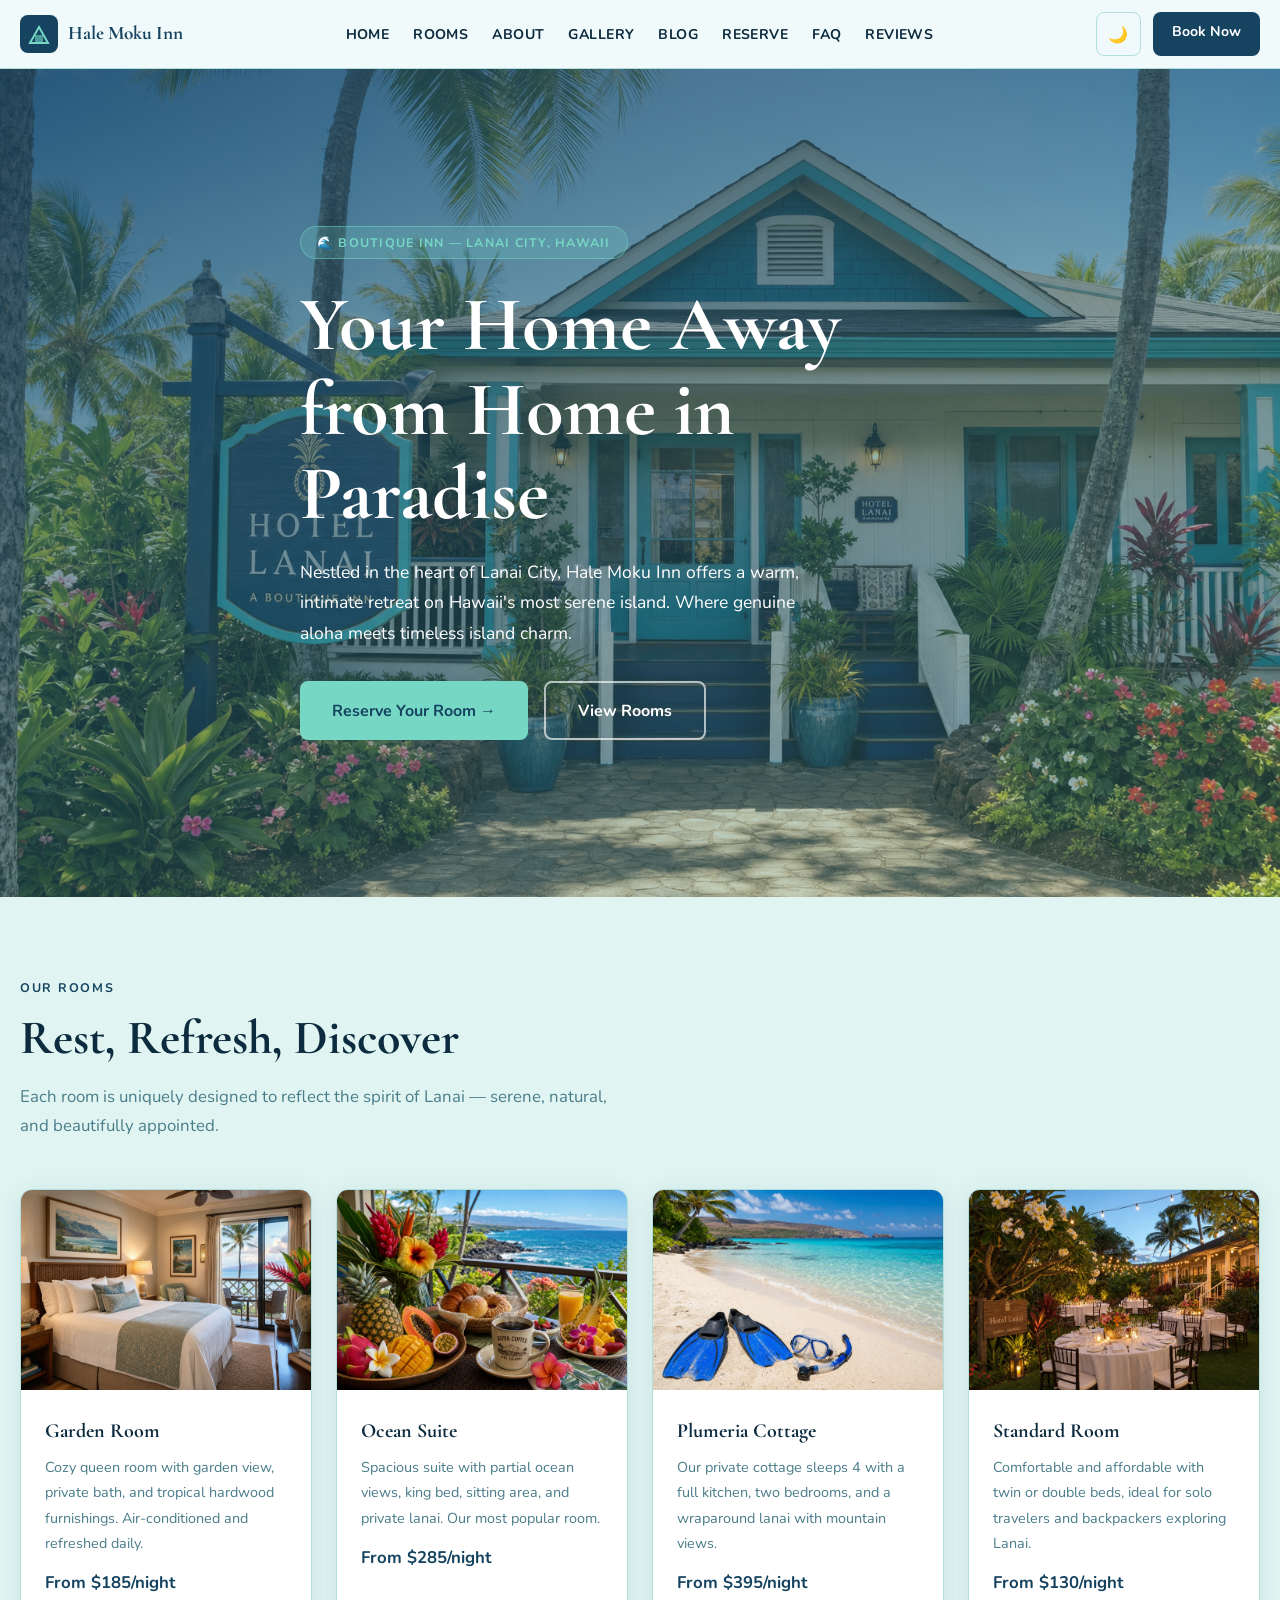
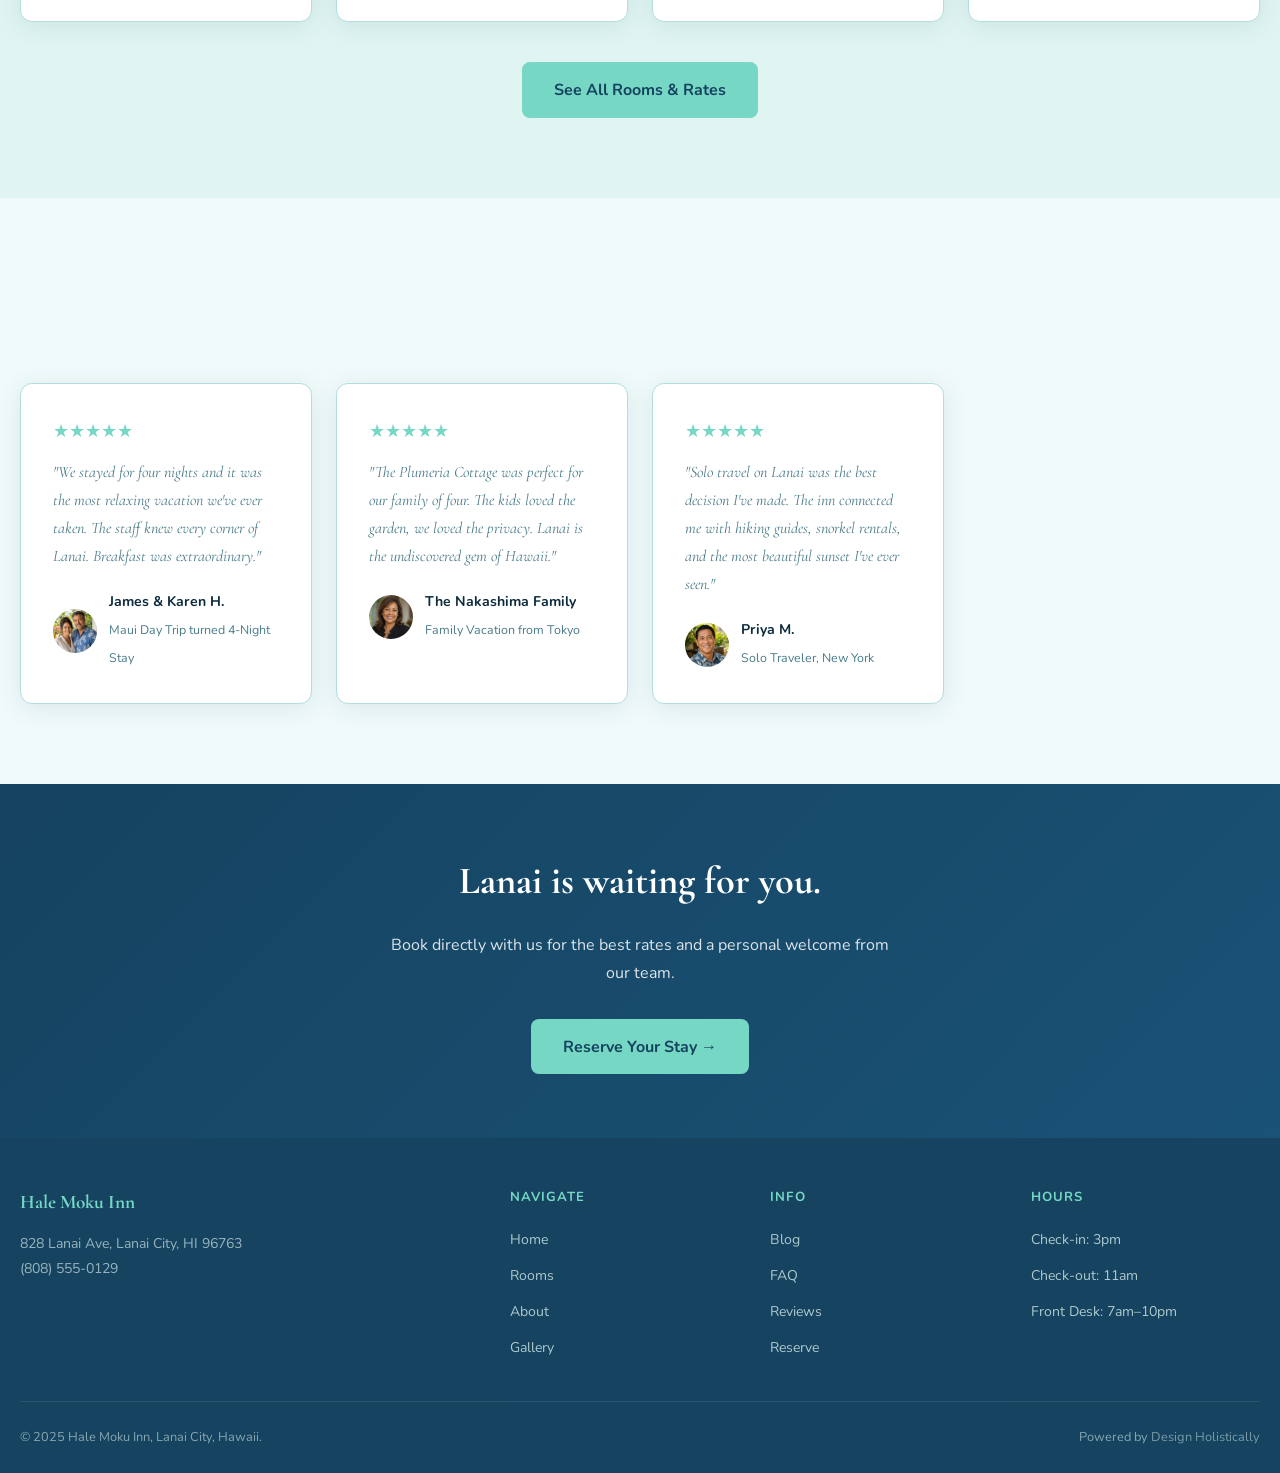
<file: index.html>
<!DOCTYPE html>
<html lang="en" data-theme="light">
<head>
<meta charset="UTF-8"><meta name="viewport" content="width=device-width, initial-scale=1.0">
<title>Home — Hale Moku Inn | Lanai City, Hawaii</title>
<meta name="description" content="Hale Moku Inn — a boutique inn in Lanai City, Hawaii offering cozy rooms, local activities, and a genuine island experience.">
<meta property="og:title" content="Home — Hale Moku Inn">
<meta property="og:type" content="website">
<link rel="stylesheet" href="css/style.css">
<script type="application/ld+json">{"@context":"https://schema.org","@type":"LodgingBusiness","name":"Hale Moku Inn","description":"Your home away from home in paradise","telephone":"(808) 555-0129","address":{"@type":"PostalAddress","streetAddress":"828 Lanai Ave","addressLocality":"Lanai City","addressRegion":"HI","postalCode":"96763"},"priceRange":"$$"}</script>
  <link rel="icon" type="image/x-icon" href="images/favicon.ico">
  <link rel="icon" type="image/png" sizes="32x32" href="images/favicon-32x32.png">
  <link rel="icon" type="image/png" sizes="16x16" href="images/favicon-16x16.png">
  <link rel="apple-touch-icon" sizes="180x180" href="images/apple-touch-icon.png">
</head>
<body>
<header class="site-header">
  <div class="header-inner">
    <a href="index.html" class="logo-wrap"><svg width="38" height="38" viewBox="0 0 38 38" fill="none">
  <rect width="38" height="38" rx="8" fill="#154360"/>
  <path d="M10 28 L19 12 L28 28 Z" stroke="#76D7C4" stroke-width="2" fill="none"/>
  <rect x="15" y="20" width="8" height="8" fill="#76D7C4" opacity="0.6"/>
</svg><span>Hale Moku Inn</span></a>
    <nav><ul class="nav-links" id="nav-links">
      <li><a href="index.html">Home</a></li><li><a href="services.html">Rooms</a></li><li><a href="about.html">About</a></li><li><a href="gallery.html">Gallery</a></li><li><a href="blog.html">Blog</a></li><li><a href="booking.html">Reserve</a></li><li><a href="faq.html">FAQ</a></li><li><a href="reviews.html">Reviews</a></li>
    </ul></nav>
    <div class="header-actions">
      <button id="theme-toggle" class="btn-theme">🌙</button>
      <a href="booking.html" class="btn-book">Book Now</a>
      <button class="hamburger" id="hamburger" aria-label="Menu" aria-expanded="false"><span></span><span></span><span></span></button>
    </div>
  </div>
</header>
<main>

  <section class="hero"><div class="hero-bg"><img src="images/hero.png" alt="Lanai panoramic view"></div><div class="hero-overlay"></div>
    <div class="hero-content">
      <div class="hero-badge">🌊 Boutique Inn — Lanai City, Hawaii</div>
      <h1>Your Home Away from Home in Paradise</h1>
      <p>Nestled in the heart of Lanai City, Hale Moku Inn offers a warm, intimate retreat on Hawaii's most serene island. Where genuine aloha meets timeless island charm.</p>
      <div class="hero-cta">
        <a href="booking.html" class="btn-primary">Reserve Your Room →</a>
        <a href="services.html" class="btn-secondary">View Rooms</a>
      </div>
    </div>
  </section>

  <section class="section section-alt"><div class="section-inner">
    <div class="section-label reveal">Our Rooms</div>
    <h2 class="section-title reveal">Rest, Refresh, Discover</h2>
    <p class="section-sub reveal">Each room is uniquely designed to reflect the spirit of Lanai — serene, natural, and beautifully appointed.</p>
    <div class="services-grid">
      <div class="service-card reveal"><img src="images/service-rooms.png" alt="Garden Room"><div class="service-card-body"><h3>Garden Room</h3><p>Cozy queen room with garden view, private bath, and tropical hardwood furnishings. Air-conditioned and refreshed daily.</p><div class="service-price">From $185/night</div></div></div>
      <div class="service-card reveal"><img src="images/service-breakfast.png" alt="Ocean Suite"><div class="service-card-body"><h3>Ocean Suite</h3><p>Spacious suite with partial ocean views, king bed, sitting area, and private lanai. Our most popular room.</p><div class="service-price">From $285/night</div></div></div>
      <div class="service-card reveal"><img src="images/service-activities.png" alt="Plumeria Cottage"><div class="service-card-body"><h3>Plumeria Cottage</h3><p>Our private cottage sleeps 4 with a full kitchen, two bedrooms, and a wraparound lanai with mountain views.</p><div class="service-price">From $395/night</div></div></div>
      <div class="service-card reveal"><img src="images/service-events.png" alt="Standard Room"><div class="service-card-body"><h3>Standard Room</h3><p>Comfortable and affordable with twin or double beds, ideal for solo travelers and backpackers exploring Lanai.</p><div class="service-price">From $130/night</div></div></div>
    </div>
    <div style="text-align:center;margin-top:2.5rem;"><a href="services.html" class="btn-primary">See All Rooms & Rates</a></div>
  </div></section>

  <section class="section"><div class="section-inner">
    <div class="section-label reveal">Guest Stories</div>
    <h2 class="section-title reveal">Why Guests Love Hale Moku</h2>
    <div class="testimonials-grid">
      <div class="testimonial-card reveal"><div class="stars">★★★★★</div><p class="testimonial-text">"We stayed for four nights and it was the most relaxing vacation we've ever taken. The staff knew every corner of Lanai. Breakfast was extraordinary."</p><div class="testimonial-author"><img src="images/avatar-1.png" alt="James & Karen H."><div><strong>James & Karen H.</strong><span>Maui Day Trip turned 4-Night Stay</span></div></div></div>
      <div class="testimonial-card reveal"><div class="stars">★★★★★</div><p class="testimonial-text">"The Plumeria Cottage was perfect for our family of four. The kids loved the garden, we loved the privacy. Lanai is the undiscovered gem of Hawaii."</p><div class="testimonial-author"><img src="images/avatar-2.png" alt="The Nakashima Family"><div><strong>The Nakashima Family</strong><span>Family Vacation from Tokyo</span></div></div></div>
      <div class="testimonial-card reveal"><div class="stars">★★★★★</div><p class="testimonial-text">"Solo travel on Lanai was the best decision I've made. The inn connected me with hiking guides, snorkel rentals, and the most beautiful sunset I've ever seen."</p><div class="testimonial-author"><img src="images/avatar-3.png" alt="Priya M."><div><strong>Priya M.</strong><span>Solo Traveler, New York</span></div></div></div>
    </div>
  </div></section>

  <div class="cta-banner">
    <h2>Lanai is waiting for you.</h2>
    <p>Book directly with us for the best rates and a personal welcome from our team.</p>
    <a href="booking.html" class="btn-primary">Reserve Your Stay →</a>
  </div>

</main>
<footer class="site-footer">
  <div class="footer-inner">
    <div class="footer-brand"><div class="logo-wrap" style="color:var(--accent);">Hale Moku Inn</div><p>828 Lanai Ave, Lanai City, HI 96763<br>(808) 555-0129</p></div>
    <div class="footer-col"><h4>Navigate</h4><ul><li><a href="index.html">Home</a></li><li><a href="services.html">Rooms</a></li><li><a href="about.html">About</a></li><li><a href="gallery.html">Gallery</a></li></ul></div>
    <div class="footer-col"><h4>Info</h4><ul><li><a href="blog.html">Blog</a></li><li><a href="faq.html">FAQ</a></li><li><a href="reviews.html">Reviews</a></li><li><a href="booking.html">Reserve</a></li></ul></div>
    <div class="footer-col"><h4>Hours</h4><ul><li><a href="#">Check-in: 3pm</a></li><li><a href="#">Check-out: 11am</a></li><li><a href="#">Front Desk: 7am–10pm</a></li></ul></div>
  </div>
  <div class="footer-bottom"><span>© 2025 Hale Moku Inn, Lanai City, Hawaii.</span><span>Powered by <a href="https://designholistically.com" target="_blank" rel="noopener">Design Holistically</a></span></div>
</footer>
<button class="back-to-top" id="back-to-top" aria-label="Back to top">↑</button>
<script src="js/main.js"></script>
</body>
</html>
</file>
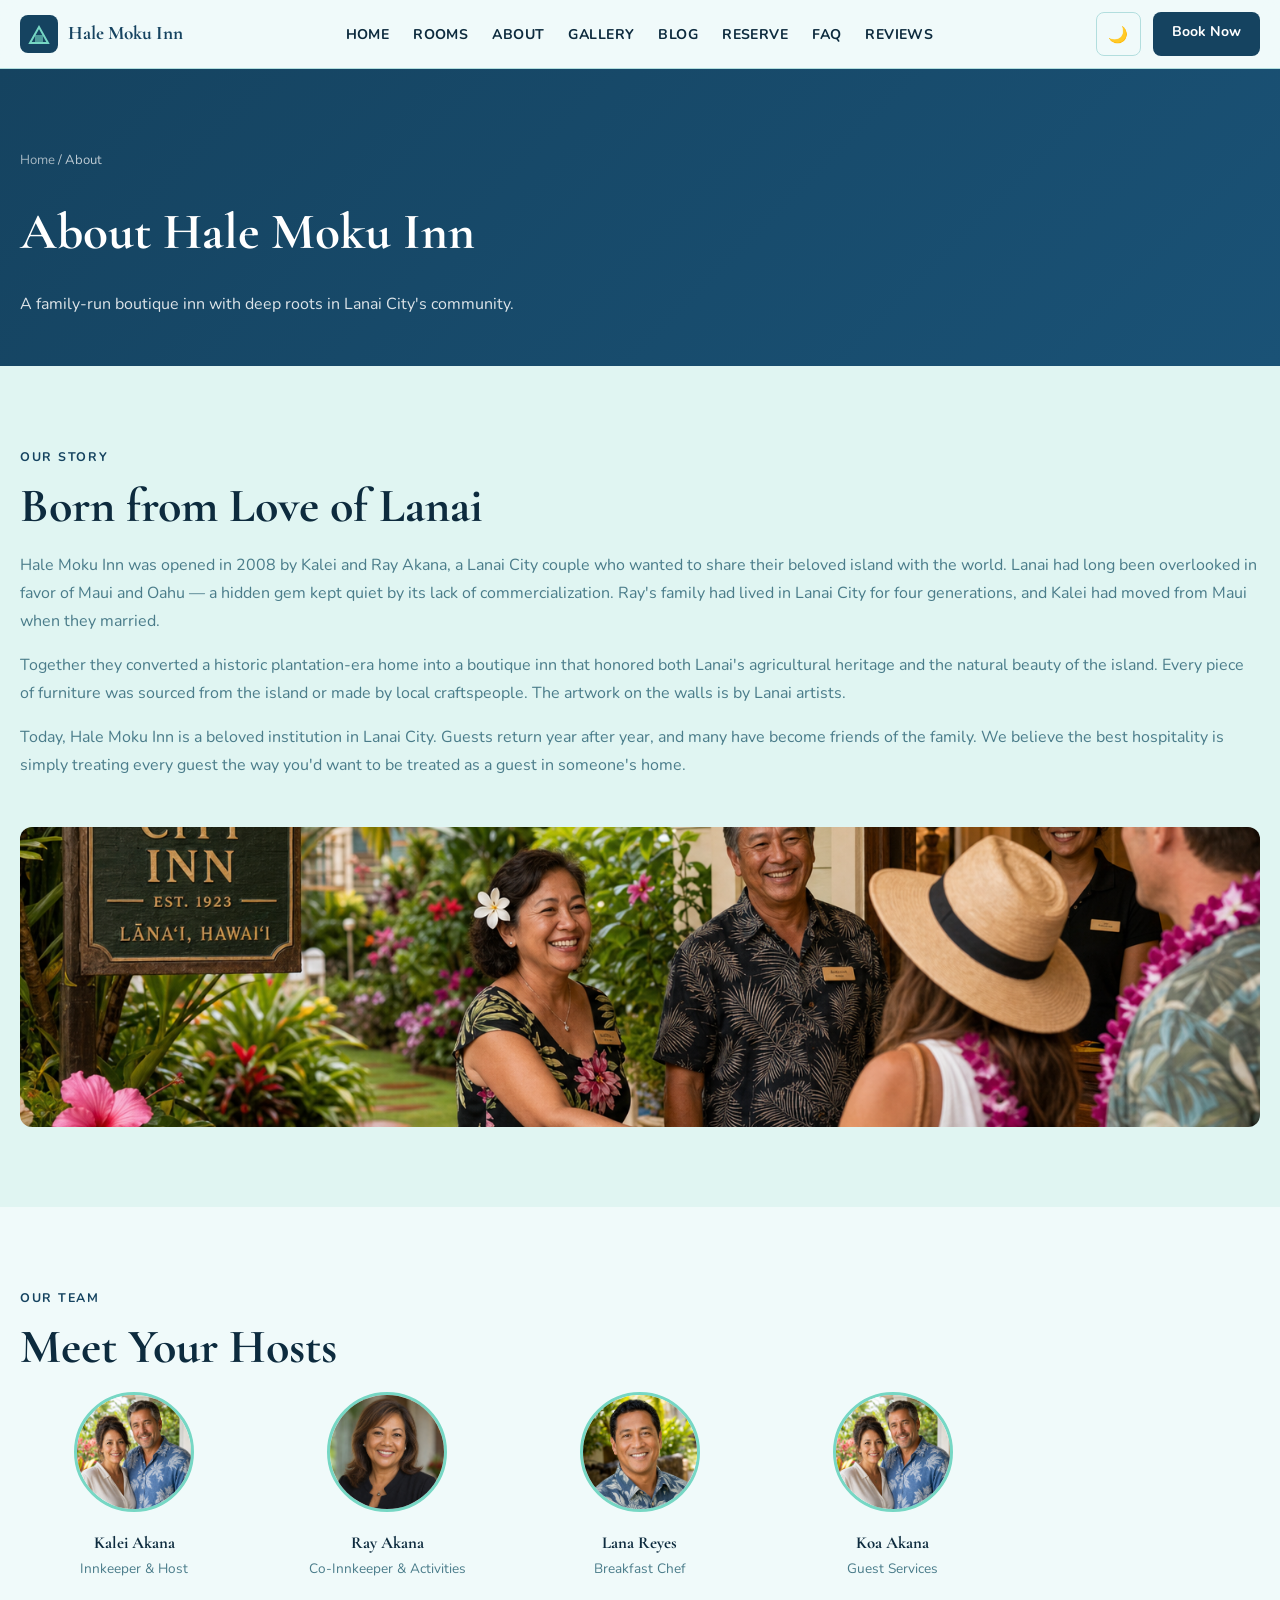
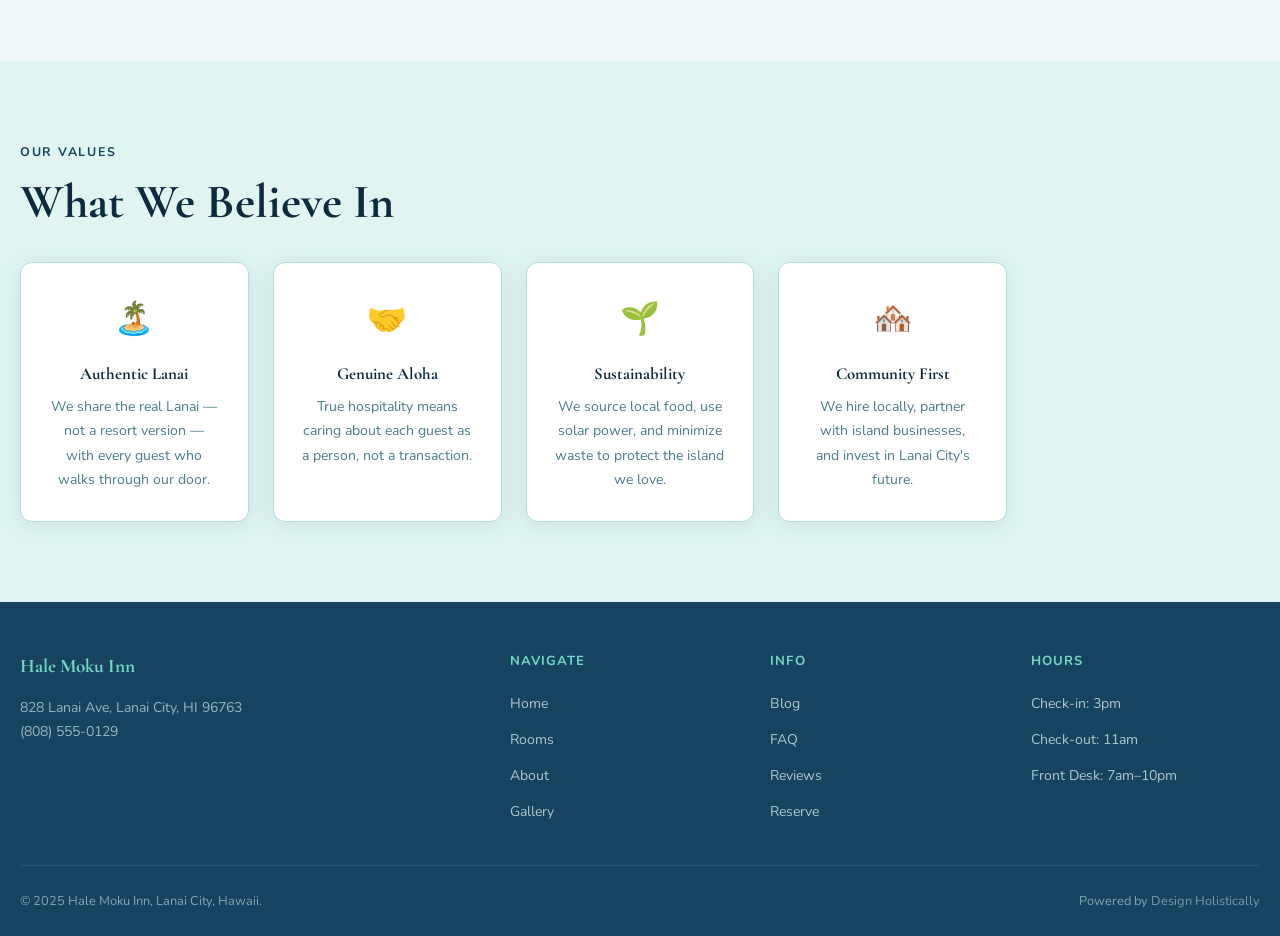
<file: about.html>
<!DOCTYPE html>
<html lang="en" data-theme="light">
<head>
<meta charset="UTF-8"><meta name="viewport" content="width=device-width, initial-scale=1.0">
<title>About — Hale Moku Inn | Lanai City, Hawaii</title>
<meta name="description" content="Learn about Hale Moku Inn's story, innkeepers, and the values that make this Lanai City boutique inn special.">
<meta property="og:title" content="About — Hale Moku Inn">
<meta property="og:type" content="website">
<link rel="stylesheet" href="css/style.css">
<script type="application/ld+json">{"@context":"https://schema.org","@type":"LodgingBusiness","name":"Hale Moku Inn","description":"Your home away from home in paradise","telephone":"(808) 555-0129","address":{"@type":"PostalAddress","streetAddress":"828 Lanai Ave","addressLocality":"Lanai City","addressRegion":"HI","postalCode":"96763"},"priceRange":"$$"}</script>
  <link rel="icon" type="image/x-icon" href="images/favicon.ico">
  <link rel="icon" type="image/png" sizes="32x32" href="images/favicon-32x32.png">
  <link rel="icon" type="image/png" sizes="16x16" href="images/favicon-16x16.png">
  <link rel="apple-touch-icon" sizes="180x180" href="images/apple-touch-icon.png">
</head>
<body>
<header class="site-header">
  <div class="header-inner">
    <a href="index.html" class="logo-wrap"><svg width="38" height="38" viewBox="0 0 38 38" fill="none">
  <rect width="38" height="38" rx="8" fill="#154360"/>
  <path d="M10 28 L19 12 L28 28 Z" stroke="#76D7C4" stroke-width="2" fill="none"/>
  <rect x="15" y="20" width="8" height="8" fill="#76D7C4" opacity="0.6"/>
</svg><span>Hale Moku Inn</span></a>
    <nav><ul class="nav-links" id="nav-links">
      <li><a href="index.html">Home</a></li><li><a href="services.html">Rooms</a></li><li><a href="about.html">About</a></li><li><a href="gallery.html">Gallery</a></li><li><a href="blog.html">Blog</a></li><li><a href="booking.html">Reserve</a></li><li><a href="faq.html">FAQ</a></li><li><a href="reviews.html">Reviews</a></li>
    </ul></nav>
    <div class="header-actions">
      <button id="theme-toggle" class="btn-theme">🌙</button>
      <a href="booking.html" class="btn-book">Book Now</a>
      <button class="hamburger" id="hamburger" aria-label="Menu" aria-expanded="false"><span></span><span></span><span></span></button>
    </div>
  </div>
</header>
<main>

  <div class="page-hero"><div class="section-inner">
    <div class="breadcrumb"><a href="index.html">Home</a> / About</div>
    <h1>About Hale Moku Inn</h1>
    <p>A family-run boutique inn with deep roots in Lanai City's community.</p>
  </div></div>
  <section class="section section-alt"><div class="section-inner">
    <div style="display:grid;gap:3rem;">
      <div class="reveal">
        <div class="section-label">Our Story</div>
        <h2 class="section-title">Born from Love of Lanai</h2>
        <p style="color:var(--text-muted);margin-bottom:1rem;">Hale Moku Inn was opened in 2008 by Kalei and Ray Akana, a Lanai City couple who wanted to share their beloved island with the world. Lanai had long been overlooked in favor of Maui and Oahu — a hidden gem kept quiet by its lack of commercialization. Ray's family had lived in Lanai City for four generations, and Kalei had moved from Maui when they married.</p>
        <p style="color:var(--text-muted);margin-bottom:1rem;">Together they converted a historic plantation-era home into a boutique inn that honored both Lanai's agricultural heritage and the natural beauty of the island. Every piece of furniture was sourced from the island or made by local craftspeople. The artwork on the walls is by Lanai artists.</p>
        <p style="color:var(--text-muted);">Today, Hale Moku Inn is a beloved institution in Lanai City. Guests return year after year, and many have become friends of the family. We believe the best hospitality is simply treating every guest the way you'd want to be treated as a guest in someone's home.</p>
      </div>
      <img src="images/about.png" alt="Hale Moku Inn exterior" style="border-radius:12px;width:100%;height:300px;object-fit:cover;" class="reveal">
    </div>
  </div></section>
  <section class="section"><div class="section-inner">
    <div class="section-label reveal">Our Team</div>
    <h2 class="section-title reveal">Meet Your Hosts</h2>
    <div class="team-grid">
      <div class="team-card reveal"><img src="images/avatar-1.png" alt="Kalei Akana"><h3>Kalei Akana</h3><p>Innkeeper & Host</p></div>
      <div class="team-card reveal"><img src="images/avatar-2.png" alt="Ray Akana"><h3>Ray Akana</h3><p>Co-Innkeeper & Activities</p></div>
      <div class="team-card reveal"><img src="images/avatar-3.png" alt="Lana Reyes"><h3>Lana Reyes</h3><p>Breakfast Chef</p></div>
      <div class="team-card reveal"><img src="images/avatar-1.png" alt="Koa Akana"><h3>Koa Akana</h3><p>Guest Services</p></div>
    </div>
  </div></section>
  <section class="section section-alt"><div class="section-inner">
    <div class="section-label reveal">Our Values</div>
    <h2 class="section-title reveal">What We Believe In</h2>
    <div class="values-grid">
      <div class="value-card reveal"><div class="value-icon">🏝️</div><h3>Authentic Lanai</h3><p>We share the real Lanai — not a resort version — with every guest who walks through our door.</p></div>
      <div class="value-card reveal"><div class="value-icon">🤝</div><h3>Genuine Aloha</h3><p>True hospitality means caring about each guest as a person, not a transaction.</p></div>
      <div class="value-card reveal"><div class="value-icon">🌱</div><h3>Sustainability</h3><p>We source local food, use solar power, and minimize waste to protect the island we love.</p></div>
      <div class="value-card reveal"><div class="value-icon">🏘️</div><h3>Community First</h3><p>We hire locally, partner with island businesses, and invest in Lanai City's future.</p></div>
    </div>
  </div></section>

</main>
<footer class="site-footer">
  <div class="footer-inner">
    <div class="footer-brand"><div class="logo-wrap" style="color:var(--accent);">Hale Moku Inn</div><p>828 Lanai Ave, Lanai City, HI 96763<br>(808) 555-0129</p></div>
    <div class="footer-col"><h4>Navigate</h4><ul><li><a href="index.html">Home</a></li><li><a href="services.html">Rooms</a></li><li><a href="about.html">About</a></li><li><a href="gallery.html">Gallery</a></li></ul></div>
    <div class="footer-col"><h4>Info</h4><ul><li><a href="blog.html">Blog</a></li><li><a href="faq.html">FAQ</a></li><li><a href="reviews.html">Reviews</a></li><li><a href="booking.html">Reserve</a></li></ul></div>
    <div class="footer-col"><h4>Hours</h4><ul><li><a href="#">Check-in: 3pm</a></li><li><a href="#">Check-out: 11am</a></li><li><a href="#">Front Desk: 7am–10pm</a></li></ul></div>
  </div>
  <div class="footer-bottom"><span>© 2025 Hale Moku Inn, Lanai City, Hawaii.</span><span>Powered by <a href="https://designholistically.com" target="_blank" rel="noopener">Design Holistically</a></span></div>
</footer>
<button class="back-to-top" id="back-to-top" aria-label="Back to top">↑</button>
<script src="js/main.js"></script>
</body>
</html>
</file>
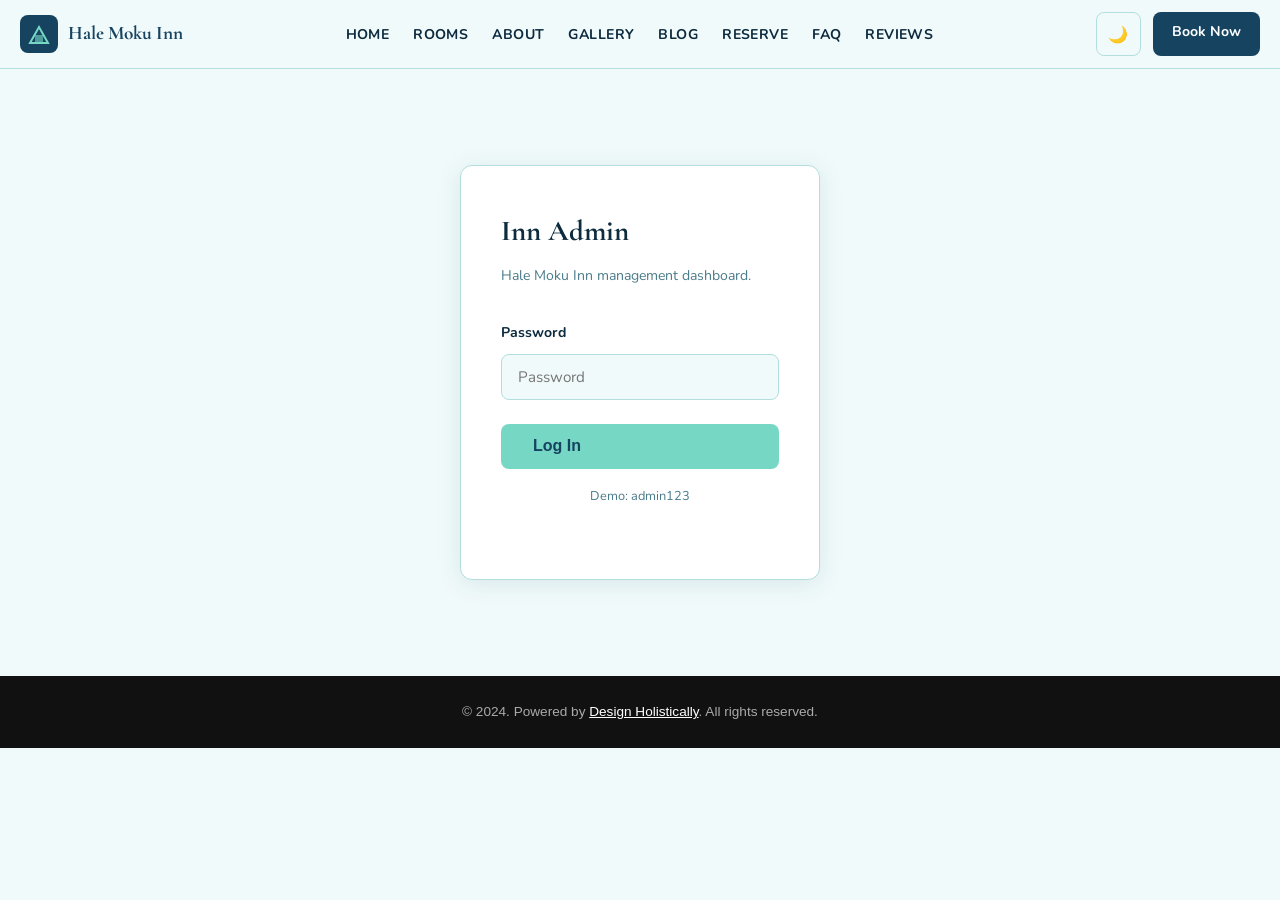
<file: admin.html>
<!DOCTYPE html>
<html lang="en" data-theme="light">
<head>
<meta charset="UTF-8"><meta name="viewport" content="width=device-width, initial-scale=1.0">
<title>Admin — Hale Moku Inn</title>
<meta name="robots" content="noindex">
<link rel="stylesheet" href="css/style.css">
  <link rel="icon" type="image/x-icon" href="images/favicon.ico">
  <link rel="icon" type="image/png" sizes="32x32" href="images/favicon-32x32.png">
  <link rel="icon" type="image/png" sizes="16x16" href="images/favicon-16x16.png">
  <link rel="apple-touch-icon" sizes="180x180" href="images/apple-touch-icon.png">
</head>
<body>
<header class="site-header">
  <div class="header-inner">
    <a href="index.html" class="logo-wrap"><svg width="38" height="38" viewBox="0 0 38 38" fill="none">
  <rect width="38" height="38" rx="8" fill="#154360"/>
  <path d="M10 28 L19 12 L28 28 Z" stroke="#76D7C4" stroke-width="2" fill="none"/>
  <rect x="15" y="20" width="8" height="8" fill="#76D7C4" opacity="0.6"/>
</svg><span>Hale Moku Inn</span></a>
    <nav><ul class="nav-links" id="nav-links">
      <li><a href="index.html">Home</a></li><li><a href="services.html">Rooms</a></li><li><a href="about.html">About</a></li><li><a href="gallery.html">Gallery</a></li><li><a href="blog.html">Blog</a></li><li><a href="booking.html">Reserve</a></li><li><a href="faq.html">FAQ</a></li><li><a href="reviews.html">Reviews</a></li>
    </ul></nav>
    <div class="header-actions">
      <button id="theme-toggle" class="btn-theme">🌙</button>
      <a href="booking.html" class="btn-book">Book Now</a>
      <button class="hamburger" id="hamburger" aria-label="Menu" aria-expanded="false"><span></span><span></span><span></span></button>
    </div>
  </div>
</header>
<main>
  <div id="login-section"><div class="admin-login"><div class="admin-card">
    <h1>Inn Admin</h1><p>Hale Moku Inn management dashboard.</p>
    <form id="admin-login-form">
      <div class="form-group"><label for="admin-pw">Password</label><input type="password" id="admin-pw" placeholder="Password" autocomplete="current-password"></div>
      <p id="login-error" style="color:#DC2626;font-size:0.85rem;margin-bottom:0.75rem;"></p>
      <button type="submit" class="btn-primary" style="width:100%;">Log In</button>
    </form>
    <p style="font-size:0.8rem;color:var(--text-muted);margin-top:1rem;text-align:center;">Demo: admin123</p>
  </div></div></div>
  <div id="admin-dash" class="admin-dash">
    <div style="display:flex;justify-content:space-between;align-items:center;margin-bottom:2rem;flex-wrap:wrap;gap:1rem;">
      <div><h1 style="font-family:var(--font-heading);font-size:1.8rem;color:var(--text);">Inn Dashboard</h1><p style="color:var(--text-muted);">Hale Moku Inn, Lanai City</p></div>
      <a href="index.html" style="font-size:0.9rem;color:var(--primary);font-weight:700;">← View Site</a>
    </div>
    <div class="stats-grid">
      <div class="stat-card"><div class="stat-num">18</div><div class="stat-label">Reservations (Month)</div></div>
      <div class="stat-card"><div class="stat-num">6/8</div><div class="stat-label">Rooms Occupied Tonight</div></div>
      <div class="stat-card"><div class="stat-num">$14,200</div><div class="stat-label">Revenue (Month)</div></div>
      <div class="stat-card"><div class="stat-num">5.0★</div><div class="stat-label">Avg Review</div></div>
    </div>
    <div class="admin-table-wrap"><h2>Upcoming Reservations</h2><table>
      <thead><tr><th>Guest</th><th>Room</th><th>Check-In</th><th>Check-Out</th><th>Total</th><th>Status</th></tr></thead>
      <tbody>
        <tr><td>James & Karen H.</td><td>Ocean Suite</td><td>Jul 4, 2025</td><td>Jul 8, 2025</td><td>$1,140</td><td><span class="badge badge-green">Confirmed</span></td></tr>
        <tr><td>Nakashima Family</td><td>Plumeria Cottage</td><td>Jul 10, 2025</td><td>Jul 14, 2025</td><td>$1,580</td><td><span class="badge badge-green">Confirmed</span></td></tr>
        <tr><td>Priya M.</td><td>Standard Room</td><td>Jul 5, 2025</td><td>Jul 7, 2025</td><td>$260</td><td><span class="badge badge-yellow">Pending</span></td></tr>
        <tr><td>The Chens</td><td>Garden Room</td><td>Jul 12, 2025</td><td>Jul 15, 2025</td><td>$555</td><td><span class="badge badge-green">Confirmed</span></td></tr>
        <tr><td>Solo Traveler (Lee)</td><td>Standard Room</td><td>Jul 6, 2025</td><td>Jul 9, 2025</td><td>$390</td><td><span class="badge badge-yellow">Awaiting Deposit</span></td></tr>
      </tbody>
    </table></div>
    <div class="admin-table-wrap"><h2>Guest Messages</h2><table>
      <thead><tr><th>Guest</th><th>Message</th><th>Date</th><th>Status</th></tr></thead>
      <tbody>
        <tr><td>james.h@email.com</td><td>Requesting early check-in Jul 4</td><td>Jun 28, 2025</td><td><span class="badge badge-red">Unread</span></td></tr>
        <tr><td>priya.m@gmail.com</td><td>Whale watching activity question</td><td>Jun 27, 2025</td><td><span class="badge badge-green">Replied</span></td></tr>
        <tr><td>nakashima@email.jp</td><td>Japanese menu preference for breakfast</td><td>Jun 26, 2025</td><td><span class="badge badge-yellow">Pending</span></td></tr>
      </tbody>
    </table></div>
  </div>
</main>
<script src="js/main.js"></script>

  <!-- Powered by Design Holistically -->
  <footer style="background:#111;color:#aaa;text-align:center;padding:1.5rem;font-size:0.85rem;font-family:sans-serif;">
    <p>&copy; 2024. Powered by <a href="https://designholistically.com" target="_blank" rel="noopener" style="color:#fff;text-decoration:underline;">Design Holistically</a>. All rights reserved.</p>
  </footer>

</body>
</html>
</file>
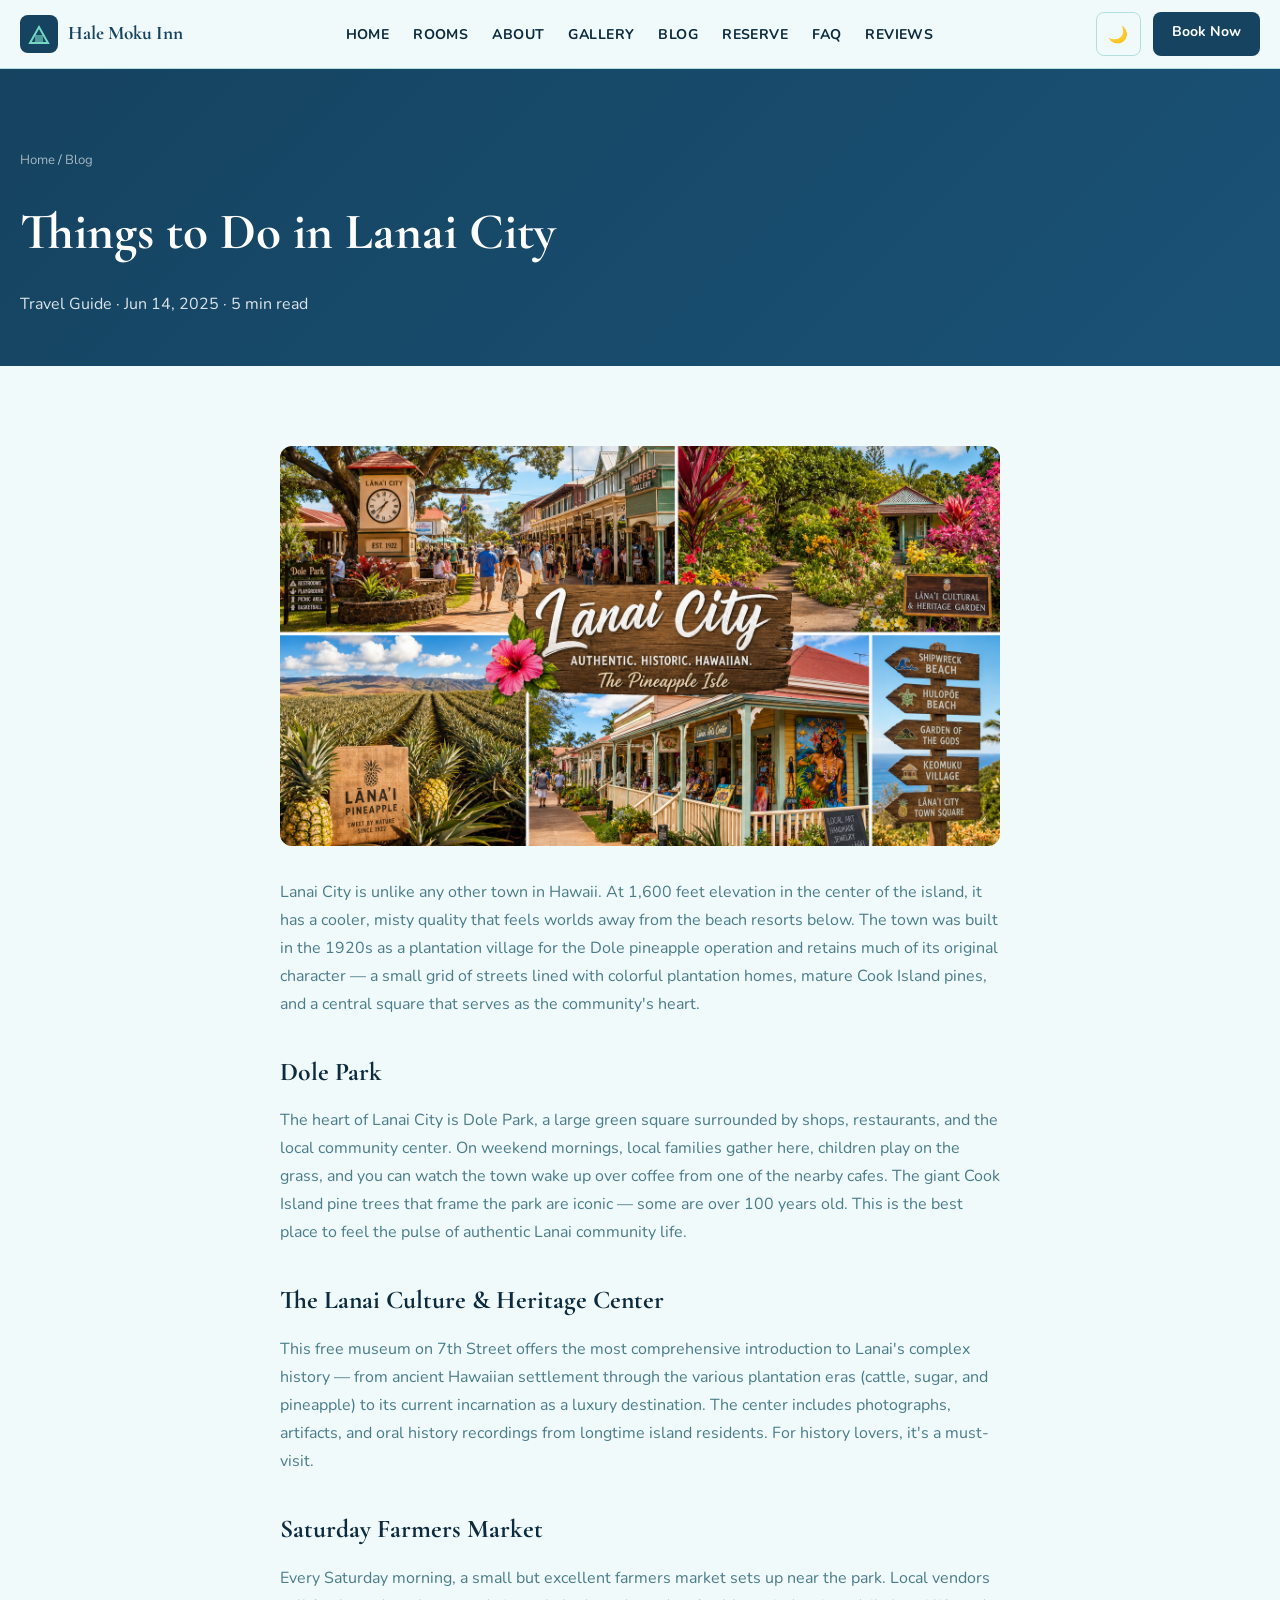
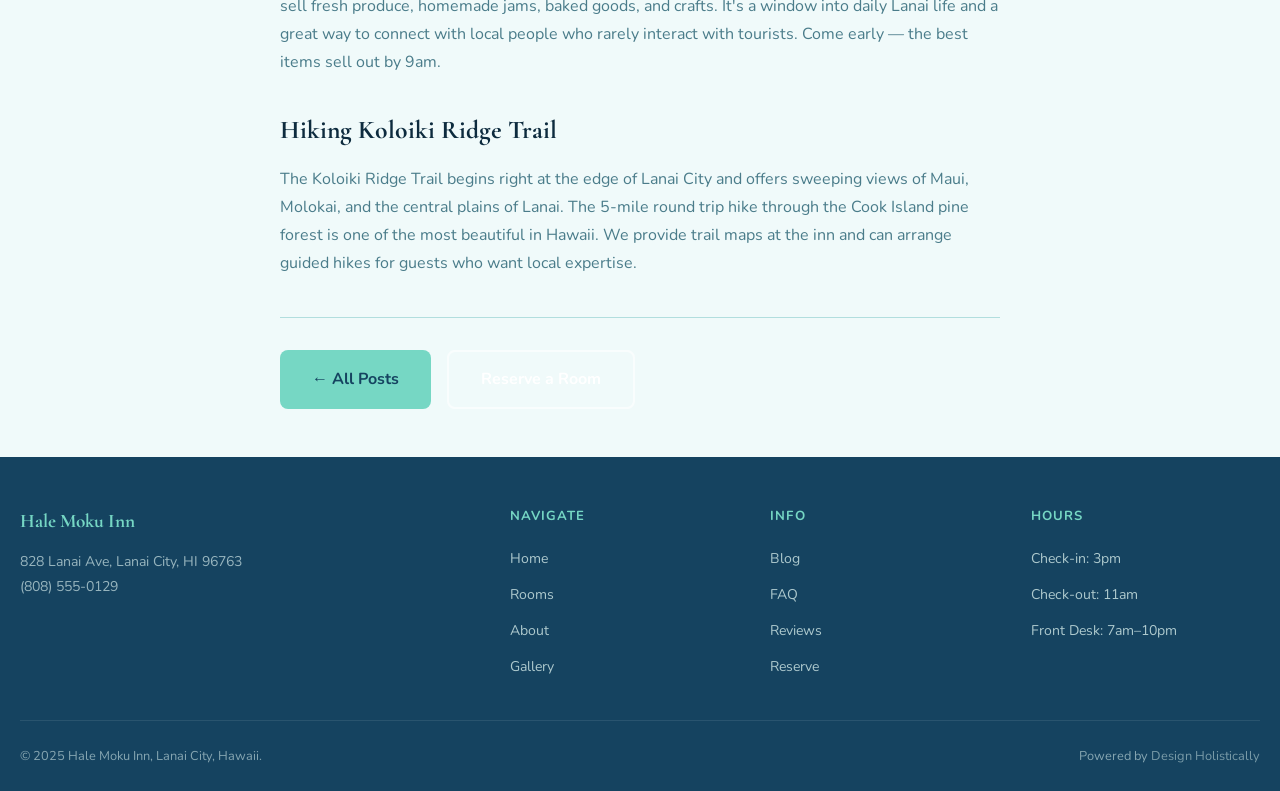
<file: blog-post-1.html>
<!DOCTYPE html>
<html lang="en" data-theme="light">
<head>
<meta charset="UTF-8"><meta name="viewport" content="width=device-width, initial-scale=1.0">
<title>Things to Do in Lanai City — Hale Moku Inn | Lanai City, Hawaii</title>
<meta name="description" content="Things to Do in Lanai City — Lanai travel guide from Hale Moku Inn.">
<meta property="og:title" content="Things to Do in Lanai City — Hale Moku Inn">
<meta property="og:type" content="website">
<link rel="stylesheet" href="css/style.css">
<script type="application/ld+json">{"@context":"https://schema.org","@type":"LodgingBusiness","name":"Hale Moku Inn","description":"Your home away from home in paradise","telephone":"(808) 555-0129","address":{"@type":"PostalAddress","streetAddress":"828 Lanai Ave","addressLocality":"Lanai City","addressRegion":"HI","postalCode":"96763"},"priceRange":"$$"}</script>
  <link rel="icon" type="image/x-icon" href="images/favicon.ico">
  <link rel="icon" type="image/png" sizes="32x32" href="images/favicon-32x32.png">
  <link rel="icon" type="image/png" sizes="16x16" href="images/favicon-16x16.png">
  <link rel="apple-touch-icon" sizes="180x180" href="images/apple-touch-icon.png">
</head>
<body>
<header class="site-header">
  <div class="header-inner">
    <a href="index.html" class="logo-wrap"><svg width="38" height="38" viewBox="0 0 38 38" fill="none">
  <rect width="38" height="38" rx="8" fill="#154360"/>
  <path d="M10 28 L19 12 L28 28 Z" stroke="#76D7C4" stroke-width="2" fill="none"/>
  <rect x="15" y="20" width="8" height="8" fill="#76D7C4" opacity="0.6"/>
</svg><span>Hale Moku Inn</span></a>
    <nav><ul class="nav-links" id="nav-links">
      <li><a href="index.html">Home</a></li><li><a href="services.html">Rooms</a></li><li><a href="about.html">About</a></li><li><a href="gallery.html">Gallery</a></li><li><a href="blog.html">Blog</a></li><li><a href="booking.html">Reserve</a></li><li><a href="faq.html">FAQ</a></li><li><a href="reviews.html">Reviews</a></li>
    </ul></nav>
    <div class="header-actions">
      <button id="theme-toggle" class="btn-theme">🌙</button>
      <a href="booking.html" class="btn-book">Book Now</a>
      <button class="hamburger" id="hamburger" aria-label="Menu" aria-expanded="false"><span></span><span></span><span></span></button>
    </div>
  </div>
</header>
<main>

  <div class="page-hero"><div class="section-inner">
    <div class="breadcrumb"><a href="index.html">Home</a> / <a href="blog.html">Blog</a></div>
    <h1>Things to Do in Lanai City</h1>
    <p class="meta">Travel Guide · Jun 14, 2025 · 5 min read</p>
  </div></div>
  <article class="blog-post">
    <img src="images/blog-1.png" alt="Things to Do in Lanai City">
    
    <p>Lanai City is unlike any other town in Hawaii. At 1,600 feet elevation in the center of the island, it has a cooler, misty quality that feels worlds away from the beach resorts below. The town was built in the 1920s as a plantation village for the Dole pineapple operation and retains much of its original character — a small grid of streets lined with colorful plantation homes, mature Cook Island pines, and a central square that serves as the community's heart.</p>
    <h2>Dole Park</h2>
    <p>The heart of Lanai City is Dole Park, a large green square surrounded by shops, restaurants, and the local community center. On weekend mornings, local families gather here, children play on the grass, and you can watch the town wake up over coffee from one of the nearby cafes. The giant Cook Island pine trees that frame the park are iconic — some are over 100 years old. This is the best place to feel the pulse of authentic Lanai community life.</p>
    <h2>The Lanai Culture & Heritage Center</h2>
    <p>This free museum on 7th Street offers the most comprehensive introduction to Lanai's complex history — from ancient Hawaiian settlement through the various plantation eras (cattle, sugar, and pineapple) to its current incarnation as a luxury destination. The center includes photographs, artifacts, and oral history recordings from longtime island residents. For history lovers, it's a must-visit.</p>
    <h2>Saturday Farmers Market</h2>
    <p>Every Saturday morning, a small but excellent farmers market sets up near the park. Local vendors sell fresh produce, homemade jams, baked goods, and crafts. It's a window into daily Lanai life and a great way to connect with local people who rarely interact with tourists. Come early — the best items sell out by 9am.</p>
    <h2>Hiking Koloiki Ridge Trail</h2>
    <p>The Koloiki Ridge Trail begins right at the edge of Lanai City and offers sweeping views of Maui, Molokai, and the central plains of Lanai. The 5-mile round trip hike through the Cook Island pine forest is one of the most beautiful in Hawaii. We provide trail maps at the inn and can arrange guided hikes for guests who want local expertise.</p>
    
    <div style="margin-top:2.5rem;padding-top:2rem;border-top:1px solid var(--border);display:flex;gap:1rem;flex-wrap:wrap;">
      <a href="blog.html" class="btn-primary">← All Posts</a>
      <a href="booking.html" class="btn-secondary">Reserve a Room</a>
    </div>
  </article>

</main>
<footer class="site-footer">
  <div class="footer-inner">
    <div class="footer-brand"><div class="logo-wrap" style="color:var(--accent);">Hale Moku Inn</div><p>828 Lanai Ave, Lanai City, HI 96763<br>(808) 555-0129</p></div>
    <div class="footer-col"><h4>Navigate</h4><ul><li><a href="index.html">Home</a></li><li><a href="services.html">Rooms</a></li><li><a href="about.html">About</a></li><li><a href="gallery.html">Gallery</a></li></ul></div>
    <div class="footer-col"><h4>Info</h4><ul><li><a href="blog.html">Blog</a></li><li><a href="faq.html">FAQ</a></li><li><a href="reviews.html">Reviews</a></li><li><a href="booking.html">Reserve</a></li></ul></div>
    <div class="footer-col"><h4>Hours</h4><ul><li><a href="#">Check-in: 3pm</a></li><li><a href="#">Check-out: 11am</a></li><li><a href="#">Front Desk: 7am–10pm</a></li></ul></div>
  </div>
  <div class="footer-bottom"><span>© 2025 Hale Moku Inn, Lanai City, Hawaii.</span><span>Powered by <a href="https://designholistically.com" target="_blank" rel="noopener">Design Holistically</a></span></div>
</footer>
<button class="back-to-top" id="back-to-top" aria-label="Back to top">↑</button>
<script src="js/main.js"></script>
</body>
</html>
</file>
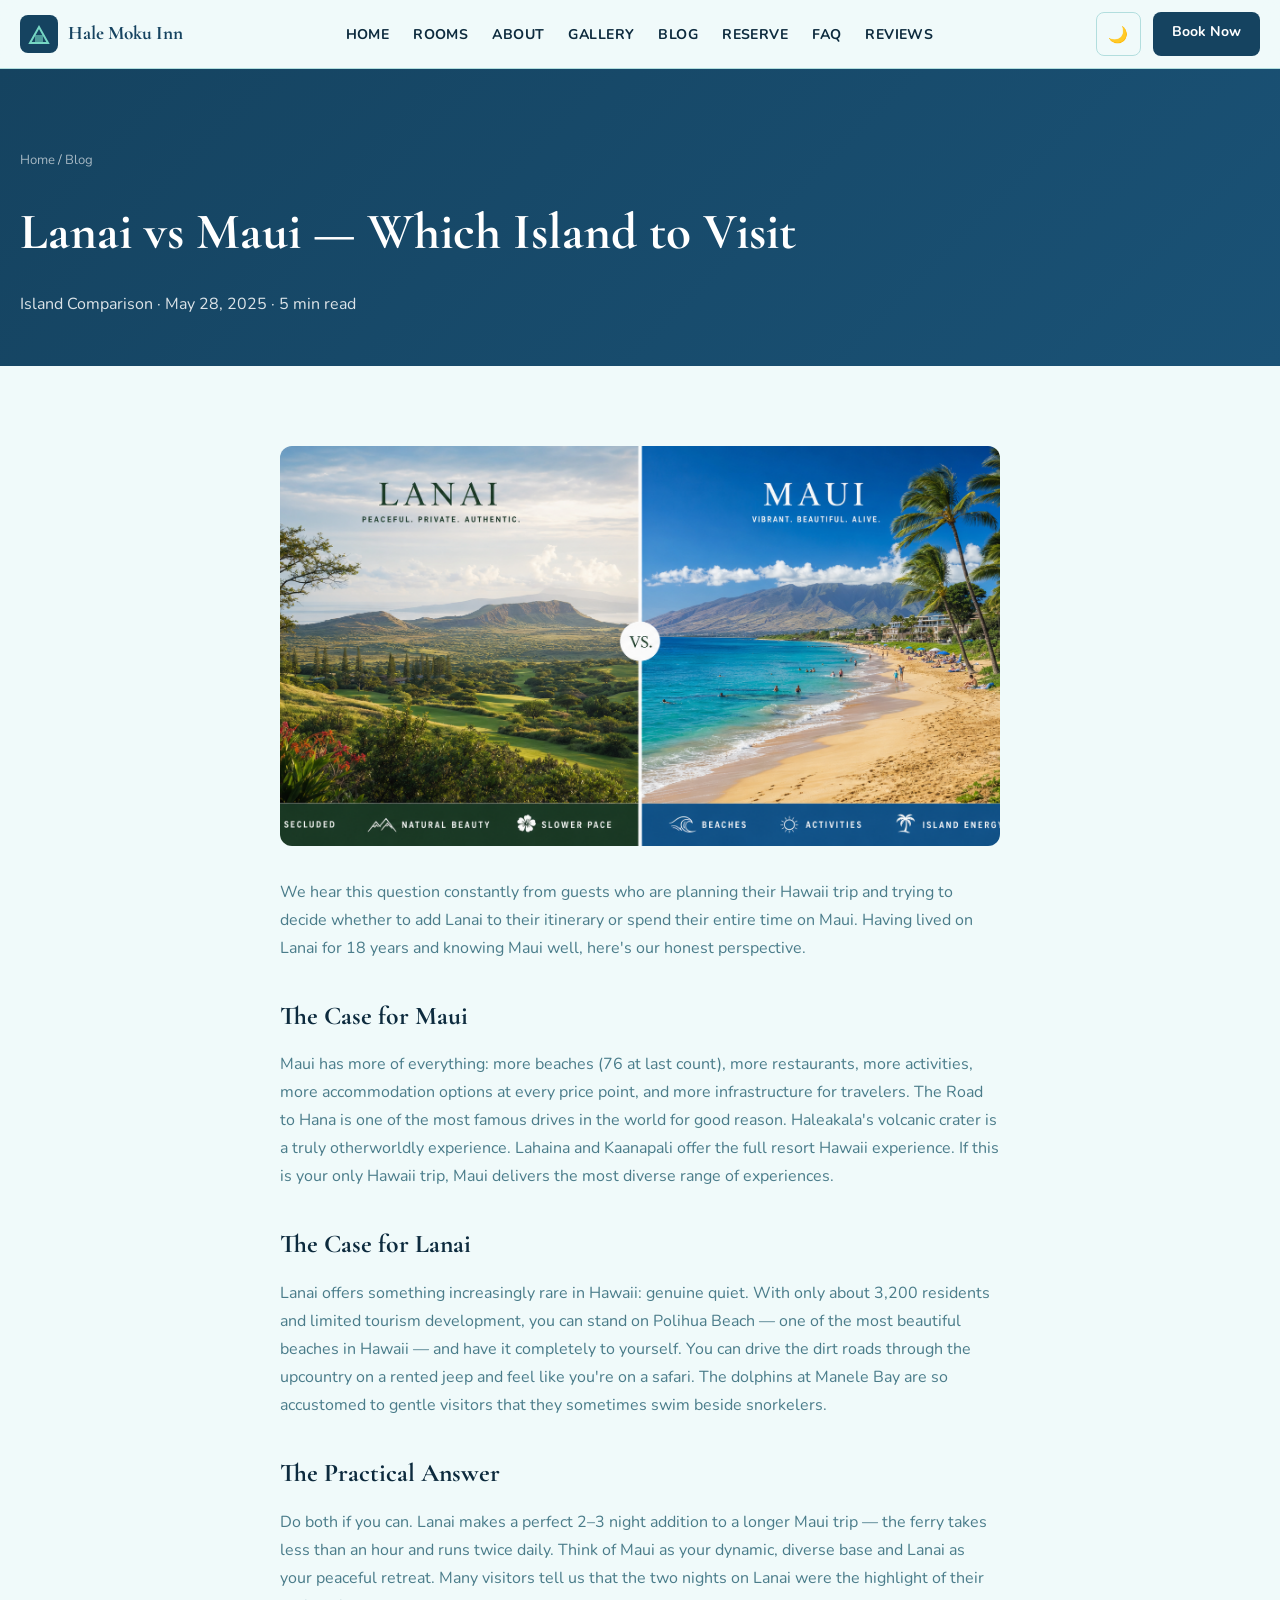
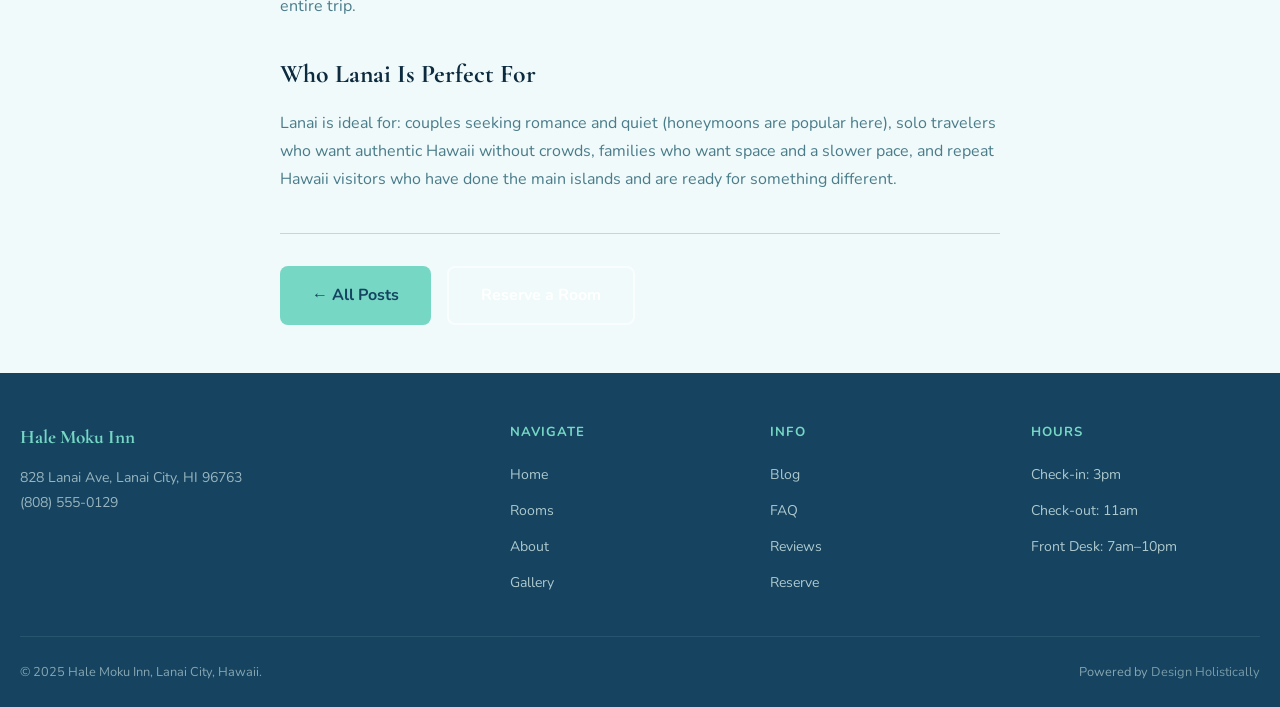
<file: blog-post-2.html>
<!DOCTYPE html>
<html lang="en" data-theme="light">
<head>
<meta charset="UTF-8"><meta name="viewport" content="width=device-width, initial-scale=1.0">
<title>Lanai vs Maui — Which Island to Visit — Hale Moku Inn | Lanai City, Hawaii</title>
<meta name="description" content="Lanai vs Maui — Which Island to Visit — Lanai travel guide from Hale Moku Inn.">
<meta property="og:title" content="Lanai vs Maui — Which Island to Visit — Hale Moku Inn">
<meta property="og:type" content="website">
<link rel="stylesheet" href="css/style.css">
<script type="application/ld+json">{"@context":"https://schema.org","@type":"LodgingBusiness","name":"Hale Moku Inn","description":"Your home away from home in paradise","telephone":"(808) 555-0129","address":{"@type":"PostalAddress","streetAddress":"828 Lanai Ave","addressLocality":"Lanai City","addressRegion":"HI","postalCode":"96763"},"priceRange":"$$"}</script>
  <link rel="icon" type="image/x-icon" href="images/favicon.ico">
  <link rel="icon" type="image/png" sizes="32x32" href="images/favicon-32x32.png">
  <link rel="icon" type="image/png" sizes="16x16" href="images/favicon-16x16.png">
  <link rel="apple-touch-icon" sizes="180x180" href="images/apple-touch-icon.png">
</head>
<body>
<header class="site-header">
  <div class="header-inner">
    <a href="index.html" class="logo-wrap"><svg width="38" height="38" viewBox="0 0 38 38" fill="none">
  <rect width="38" height="38" rx="8" fill="#154360"/>
  <path d="M10 28 L19 12 L28 28 Z" stroke="#76D7C4" stroke-width="2" fill="none"/>
  <rect x="15" y="20" width="8" height="8" fill="#76D7C4" opacity="0.6"/>
</svg><span>Hale Moku Inn</span></a>
    <nav><ul class="nav-links" id="nav-links">
      <li><a href="index.html">Home</a></li><li><a href="services.html">Rooms</a></li><li><a href="about.html">About</a></li><li><a href="gallery.html">Gallery</a></li><li><a href="blog.html">Blog</a></li><li><a href="booking.html">Reserve</a></li><li><a href="faq.html">FAQ</a></li><li><a href="reviews.html">Reviews</a></li>
    </ul></nav>
    <div class="header-actions">
      <button id="theme-toggle" class="btn-theme">🌙</button>
      <a href="booking.html" class="btn-book">Book Now</a>
      <button class="hamburger" id="hamburger" aria-label="Menu" aria-expanded="false"><span></span><span></span><span></span></button>
    </div>
  </div>
</header>
<main>

  <div class="page-hero"><div class="section-inner">
    <div class="breadcrumb"><a href="index.html">Home</a> / <a href="blog.html">Blog</a></div>
    <h1>Lanai vs Maui — Which Island to Visit</h1>
    <p class="meta">Island Comparison · May 28, 2025 · 5 min read</p>
  </div></div>
  <article class="blog-post">
    <img src="images/blog-2.png" alt="Lanai vs Maui — Which Island to Visit">
    
    <p>We hear this question constantly from guests who are planning their Hawaii trip and trying to decide whether to add Lanai to their itinerary or spend their entire time on Maui. Having lived on Lanai for 18 years and knowing Maui well, here's our honest perspective.</p>
    <h2>The Case for Maui</h2>
    <p>Maui has more of everything: more beaches (76 at last count), more restaurants, more activities, more accommodation options at every price point, and more infrastructure for travelers. The Road to Hana is one of the most famous drives in the world for good reason. Haleakala's volcanic crater is a truly otherworldly experience. Lahaina and Kaanapali offer the full resort Hawaii experience. If this is your only Hawaii trip, Maui delivers the most diverse range of experiences.</p>
    <h2>The Case for Lanai</h2>
    <p>Lanai offers something increasingly rare in Hawaii: genuine quiet. With only about 3,200 residents and limited tourism development, you can stand on Polihua Beach — one of the most beautiful beaches in Hawaii — and have it completely to yourself. You can drive the dirt roads through the upcountry on a rented jeep and feel like you're on a safari. The dolphins at Manele Bay are so accustomed to gentle visitors that they sometimes swim beside snorkelers.</p>
    <h2>The Practical Answer</h2>
    <p>Do both if you can. Lanai makes a perfect 2–3 night addition to a longer Maui trip — the ferry takes less than an hour and runs twice daily. Think of Maui as your dynamic, diverse base and Lanai as your peaceful retreat. Many visitors tell us that the two nights on Lanai were the highlight of their entire trip.</p>
    <h2>Who Lanai Is Perfect For</h2>
    <p>Lanai is ideal for: couples seeking romance and quiet (honeymoons are popular here), solo travelers who want authentic Hawaii without crowds, families who want space and a slower pace, and repeat Hawaii visitors who have done the main islands and are ready for something different.</p>
    
    <div style="margin-top:2.5rem;padding-top:2rem;border-top:1px solid var(--border);display:flex;gap:1rem;flex-wrap:wrap;">
      <a href="blog.html" class="btn-primary">← All Posts</a>
      <a href="booking.html" class="btn-secondary">Reserve a Room</a>
    </div>
  </article>

</main>
<footer class="site-footer">
  <div class="footer-inner">
    <div class="footer-brand"><div class="logo-wrap" style="color:var(--accent);">Hale Moku Inn</div><p>828 Lanai Ave, Lanai City, HI 96763<br>(808) 555-0129</p></div>
    <div class="footer-col"><h4>Navigate</h4><ul><li><a href="index.html">Home</a></li><li><a href="services.html">Rooms</a></li><li><a href="about.html">About</a></li><li><a href="gallery.html">Gallery</a></li></ul></div>
    <div class="footer-col"><h4>Info</h4><ul><li><a href="blog.html">Blog</a></li><li><a href="faq.html">FAQ</a></li><li><a href="reviews.html">Reviews</a></li><li><a href="booking.html">Reserve</a></li></ul></div>
    <div class="footer-col"><h4>Hours</h4><ul><li><a href="#">Check-in: 3pm</a></li><li><a href="#">Check-out: 11am</a></li><li><a href="#">Front Desk: 7am–10pm</a></li></ul></div>
  </div>
  <div class="footer-bottom"><span>© 2025 Hale Moku Inn, Lanai City, Hawaii.</span><span>Powered by <a href="https://designholistically.com" target="_blank" rel="noopener">Design Holistically</a></span></div>
</footer>
<button class="back-to-top" id="back-to-top" aria-label="Back to top">↑</button>
<script src="js/main.js"></script>
</body>
</html>
</file>
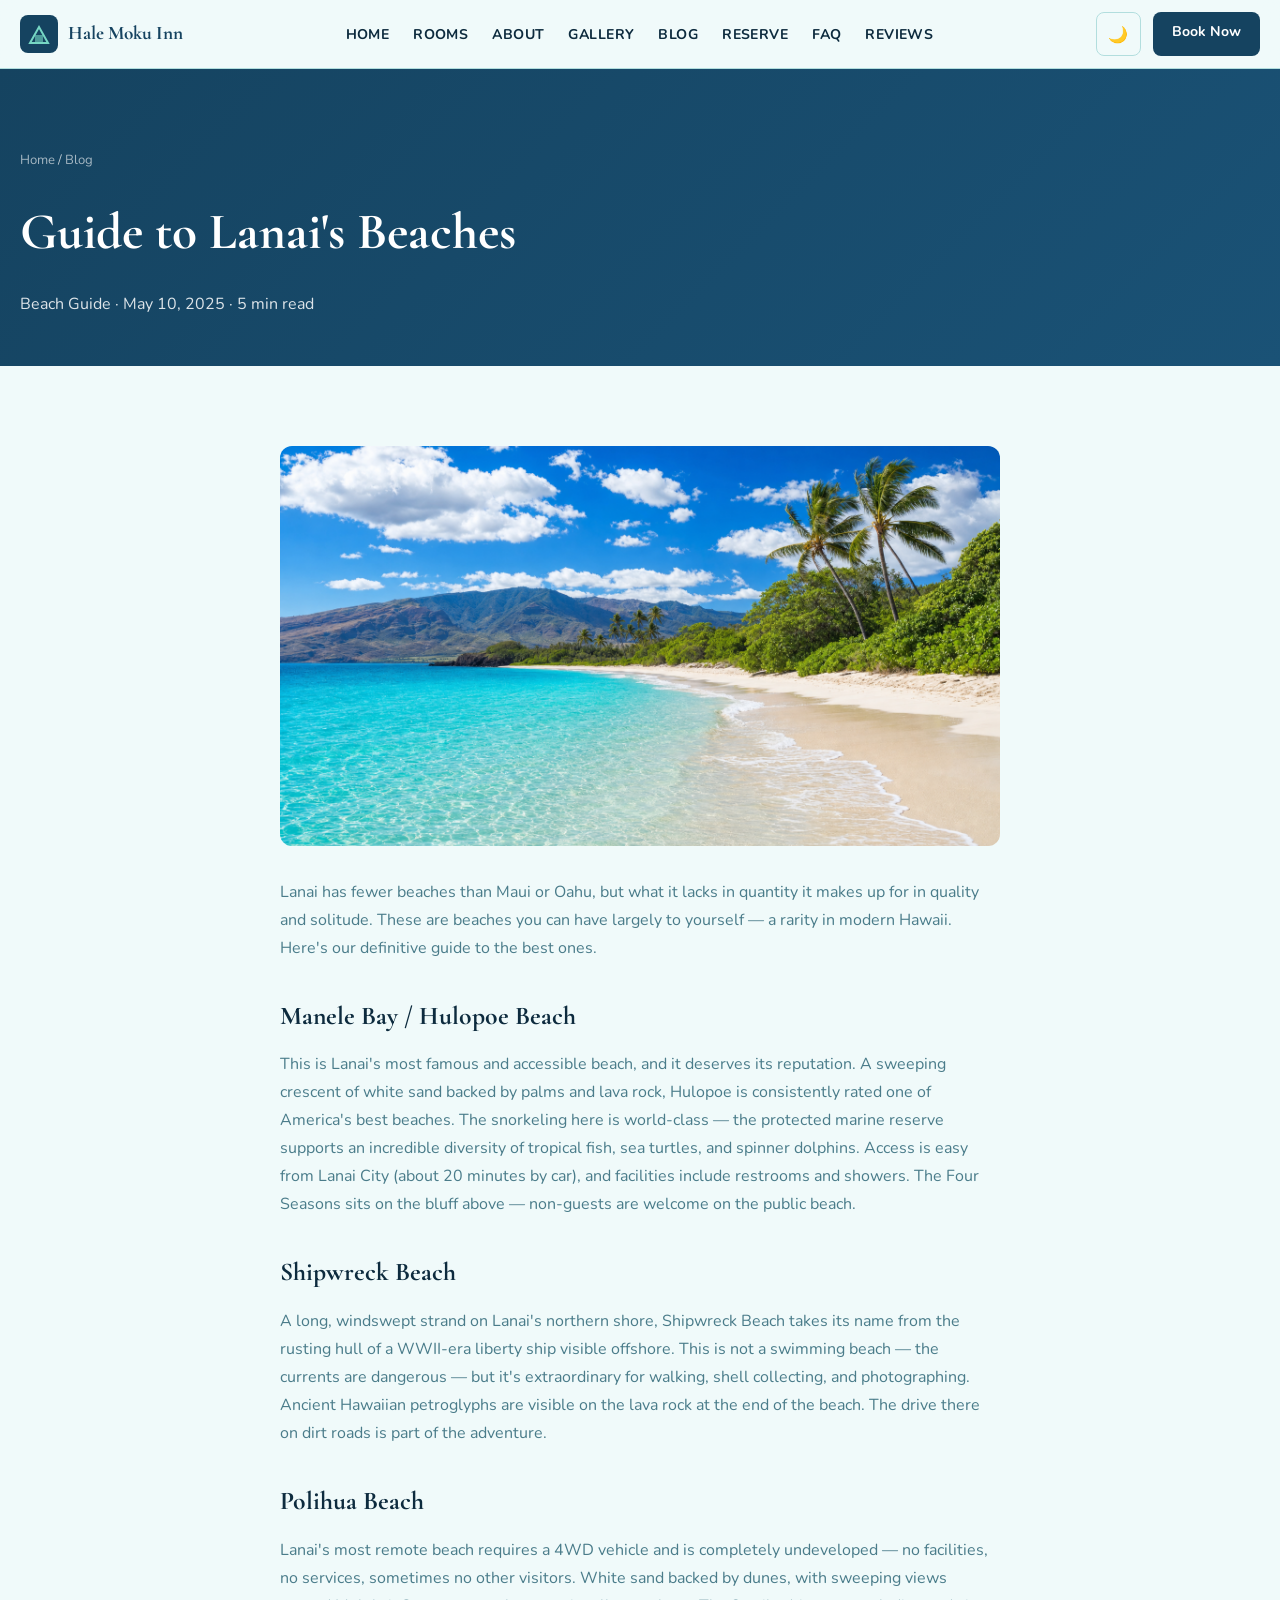
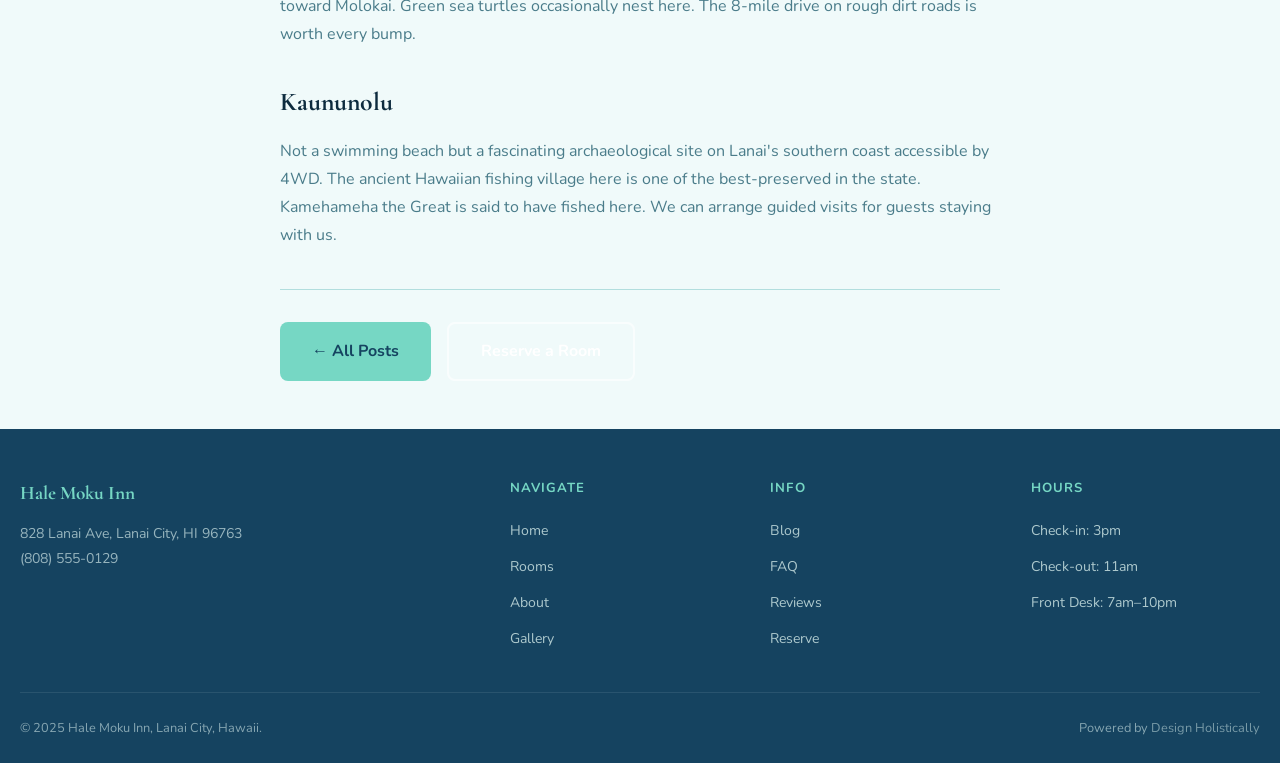
<file: blog-post-3.html>
<!DOCTYPE html>
<html lang="en" data-theme="light">
<head>
<meta charset="UTF-8"><meta name="viewport" content="width=device-width, initial-scale=1.0">
<title>Guide to Lanai's Beaches — Hale Moku Inn | Lanai City, Hawaii</title>
<meta name="description" content="Guide to Lanai's Beaches — Lanai travel guide from Hale Moku Inn.">
<meta property="og:title" content="Guide to Lanai's Beaches — Hale Moku Inn">
<meta property="og:type" content="website">
<link rel="stylesheet" href="css/style.css">
<script type="application/ld+json">{"@context":"https://schema.org","@type":"LodgingBusiness","name":"Hale Moku Inn","description":"Your home away from home in paradise","telephone":"(808) 555-0129","address":{"@type":"PostalAddress","streetAddress":"828 Lanai Ave","addressLocality":"Lanai City","addressRegion":"HI","postalCode":"96763"},"priceRange":"$$"}</script>
  <link rel="icon" type="image/x-icon" href="images/favicon.ico">
  <link rel="icon" type="image/png" sizes="32x32" href="images/favicon-32x32.png">
  <link rel="icon" type="image/png" sizes="16x16" href="images/favicon-16x16.png">
  <link rel="apple-touch-icon" sizes="180x180" href="images/apple-touch-icon.png">
</head>
<body>
<header class="site-header">
  <div class="header-inner">
    <a href="index.html" class="logo-wrap"><svg width="38" height="38" viewBox="0 0 38 38" fill="none">
  <rect width="38" height="38" rx="8" fill="#154360"/>
  <path d="M10 28 L19 12 L28 28 Z" stroke="#76D7C4" stroke-width="2" fill="none"/>
  <rect x="15" y="20" width="8" height="8" fill="#76D7C4" opacity="0.6"/>
</svg><span>Hale Moku Inn</span></a>
    <nav><ul class="nav-links" id="nav-links">
      <li><a href="index.html">Home</a></li><li><a href="services.html">Rooms</a></li><li><a href="about.html">About</a></li><li><a href="gallery.html">Gallery</a></li><li><a href="blog.html">Blog</a></li><li><a href="booking.html">Reserve</a></li><li><a href="faq.html">FAQ</a></li><li><a href="reviews.html">Reviews</a></li>
    </ul></nav>
    <div class="header-actions">
      <button id="theme-toggle" class="btn-theme">🌙</button>
      <a href="booking.html" class="btn-book">Book Now</a>
      <button class="hamburger" id="hamburger" aria-label="Menu" aria-expanded="false"><span></span><span></span><span></span></button>
    </div>
  </div>
</header>
<main>

  <div class="page-hero"><div class="section-inner">
    <div class="breadcrumb"><a href="index.html">Home</a> / <a href="blog.html">Blog</a></div>
    <h1>Guide to Lanai's Beaches</h1>
    <p class="meta">Beach Guide · May 10, 2025 · 5 min read</p>
  </div></div>
  <article class="blog-post">
    <img src="images/blog-3.png" alt="Guide to Lanai's Beaches">
    
    <p>Lanai has fewer beaches than Maui or Oahu, but what it lacks in quantity it makes up for in quality and solitude. These are beaches you can have largely to yourself — a rarity in modern Hawaii. Here's our definitive guide to the best ones.</p>
    <h2>Manele Bay / Hulopoe Beach</h2>
    <p>This is Lanai's most famous and accessible beach, and it deserves its reputation. A sweeping crescent of white sand backed by palms and lava rock, Hulopoe is consistently rated one of America's best beaches. The snorkeling here is world-class — the protected marine reserve supports an incredible diversity of tropical fish, sea turtles, and spinner dolphins. Access is easy from Lanai City (about 20 minutes by car), and facilities include restrooms and showers. The Four Seasons sits on the bluff above — non-guests are welcome on the public beach.</p>
    <h2>Shipwreck Beach</h2>
    <p>A long, windswept strand on Lanai's northern shore, Shipwreck Beach takes its name from the rusting hull of a WWII-era liberty ship visible offshore. This is not a swimming beach — the currents are dangerous — but it's extraordinary for walking, shell collecting, and photographing. Ancient Hawaiian petroglyphs are visible on the lava rock at the end of the beach. The drive there on dirt roads is part of the adventure.</p>
    <h2>Polihua Beach</h2>
    <p>Lanai's most remote beach requires a 4WD vehicle and is completely undeveloped — no facilities, no services, sometimes no other visitors. White sand backed by dunes, with sweeping views toward Molokai. Green sea turtles occasionally nest here. The 8-mile drive on rough dirt roads is worth every bump.</p>
    <h2>Kaununolu</h2>
    <p>Not a swimming beach but a fascinating archaeological site on Lanai's southern coast accessible by 4WD. The ancient Hawaiian fishing village here is one of the best-preserved in the state. Kamehameha the Great is said to have fished here. We can arrange guided visits for guests staying with us.</p>
    
    <div style="margin-top:2.5rem;padding-top:2rem;border-top:1px solid var(--border);display:flex;gap:1rem;flex-wrap:wrap;">
      <a href="blog.html" class="btn-primary">← All Posts</a>
      <a href="booking.html" class="btn-secondary">Reserve a Room</a>
    </div>
  </article>

</main>
<footer class="site-footer">
  <div class="footer-inner">
    <div class="footer-brand"><div class="logo-wrap" style="color:var(--accent);">Hale Moku Inn</div><p>828 Lanai Ave, Lanai City, HI 96763<br>(808) 555-0129</p></div>
    <div class="footer-col"><h4>Navigate</h4><ul><li><a href="index.html">Home</a></li><li><a href="services.html">Rooms</a></li><li><a href="about.html">About</a></li><li><a href="gallery.html">Gallery</a></li></ul></div>
    <div class="footer-col"><h4>Info</h4><ul><li><a href="blog.html">Blog</a></li><li><a href="faq.html">FAQ</a></li><li><a href="reviews.html">Reviews</a></li><li><a href="booking.html">Reserve</a></li></ul></div>
    <div class="footer-col"><h4>Hours</h4><ul><li><a href="#">Check-in: 3pm</a></li><li><a href="#">Check-out: 11am</a></li><li><a href="#">Front Desk: 7am–10pm</a></li></ul></div>
  </div>
  <div class="footer-bottom"><span>© 2025 Hale Moku Inn, Lanai City, Hawaii.</span><span>Powered by <a href="https://designholistically.com" target="_blank" rel="noopener">Design Holistically</a></span></div>
</footer>
<button class="back-to-top" id="back-to-top" aria-label="Back to top">↑</button>
<script src="js/main.js"></script>
</body>
</html>
</file>
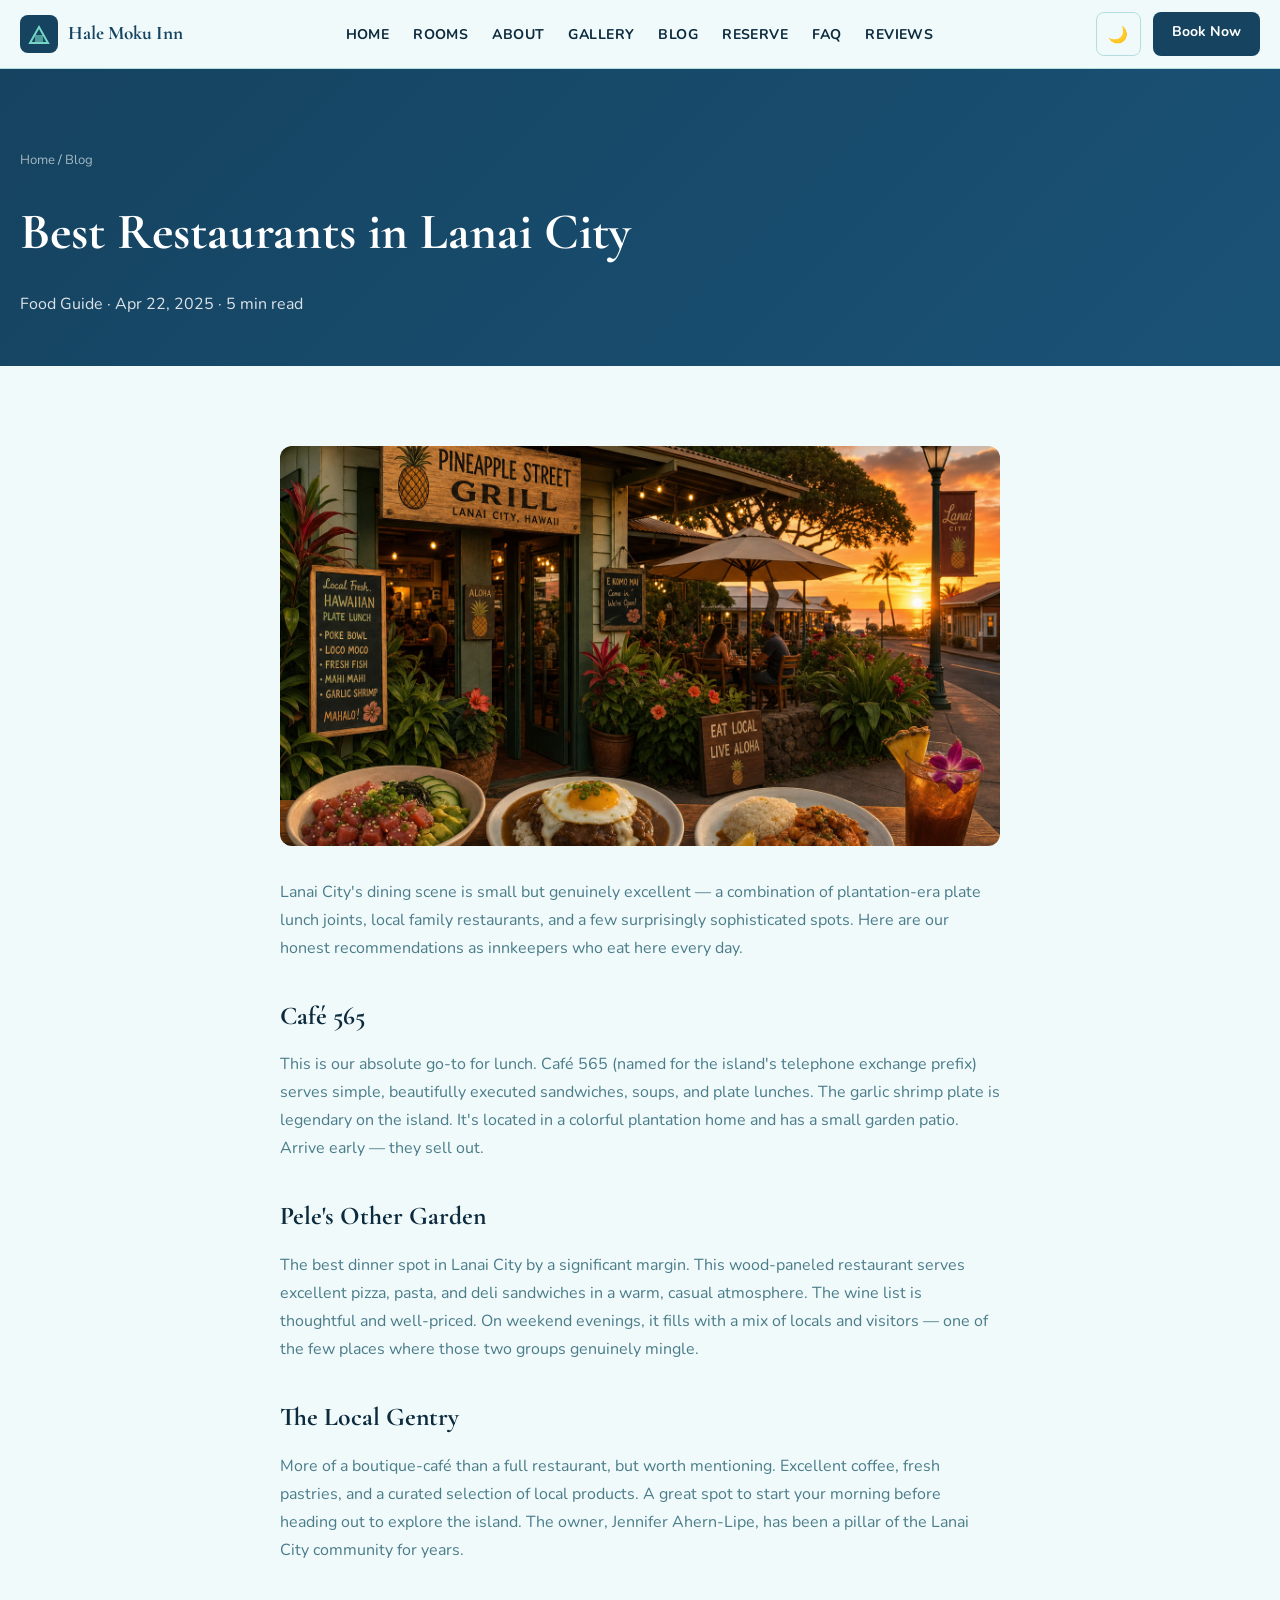
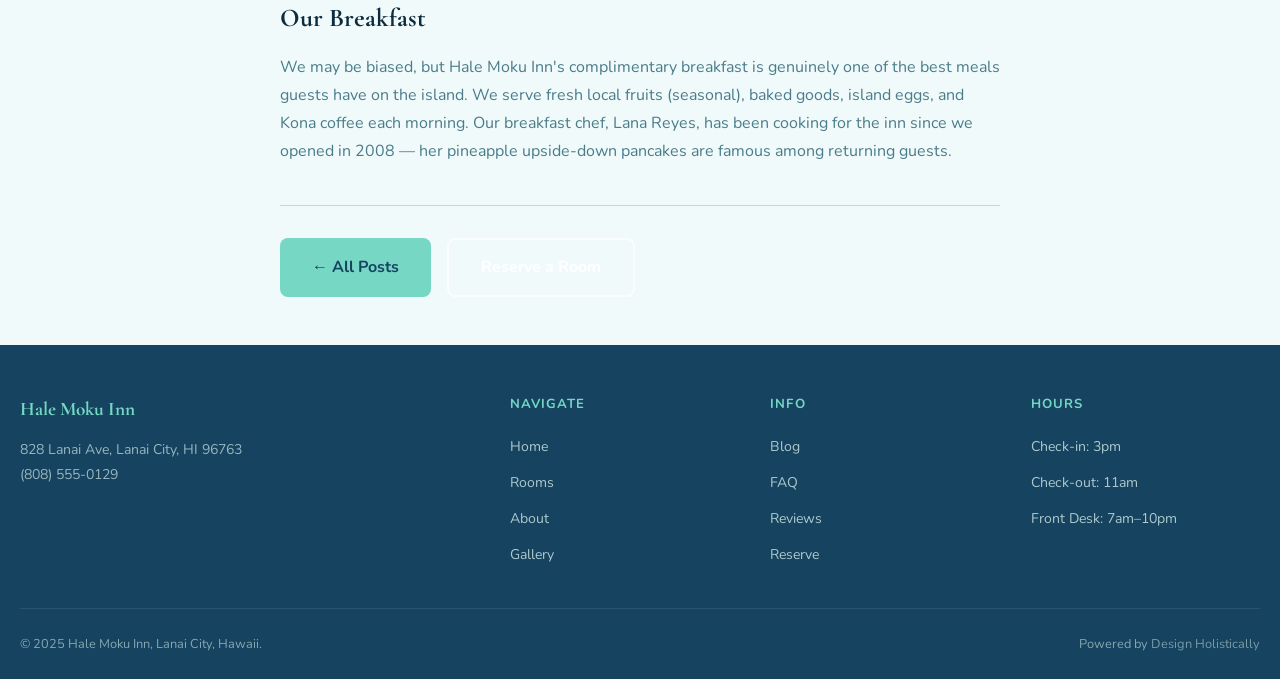
<file: blog-post-4.html>
<!DOCTYPE html>
<html lang="en" data-theme="light">
<head>
<meta charset="UTF-8"><meta name="viewport" content="width=device-width, initial-scale=1.0">
<title>Best Restaurants in Lanai City — Hale Moku Inn | Lanai City, Hawaii</title>
<meta name="description" content="Best Restaurants in Lanai City — Lanai travel guide from Hale Moku Inn.">
<meta property="og:title" content="Best Restaurants in Lanai City — Hale Moku Inn">
<meta property="og:type" content="website">
<link rel="stylesheet" href="css/style.css">
<script type="application/ld+json">{"@context":"https://schema.org","@type":"LodgingBusiness","name":"Hale Moku Inn","description":"Your home away from home in paradise","telephone":"(808) 555-0129","address":{"@type":"PostalAddress","streetAddress":"828 Lanai Ave","addressLocality":"Lanai City","addressRegion":"HI","postalCode":"96763"},"priceRange":"$$"}</script>
  <link rel="icon" type="image/x-icon" href="images/favicon.ico">
  <link rel="icon" type="image/png" sizes="32x32" href="images/favicon-32x32.png">
  <link rel="icon" type="image/png" sizes="16x16" href="images/favicon-16x16.png">
  <link rel="apple-touch-icon" sizes="180x180" href="images/apple-touch-icon.png">
</head>
<body>
<header class="site-header">
  <div class="header-inner">
    <a href="index.html" class="logo-wrap"><svg width="38" height="38" viewBox="0 0 38 38" fill="none">
  <rect width="38" height="38" rx="8" fill="#154360"/>
  <path d="M10 28 L19 12 L28 28 Z" stroke="#76D7C4" stroke-width="2" fill="none"/>
  <rect x="15" y="20" width="8" height="8" fill="#76D7C4" opacity="0.6"/>
</svg><span>Hale Moku Inn</span></a>
    <nav><ul class="nav-links" id="nav-links">
      <li><a href="index.html">Home</a></li><li><a href="services.html">Rooms</a></li><li><a href="about.html">About</a></li><li><a href="gallery.html">Gallery</a></li><li><a href="blog.html">Blog</a></li><li><a href="booking.html">Reserve</a></li><li><a href="faq.html">FAQ</a></li><li><a href="reviews.html">Reviews</a></li>
    </ul></nav>
    <div class="header-actions">
      <button id="theme-toggle" class="btn-theme">🌙</button>
      <a href="booking.html" class="btn-book">Book Now</a>
      <button class="hamburger" id="hamburger" aria-label="Menu" aria-expanded="false"><span></span><span></span><span></span></button>
    </div>
  </div>
</header>
<main>

  <div class="page-hero"><div class="section-inner">
    <div class="breadcrumb"><a href="index.html">Home</a> / <a href="blog.html">Blog</a></div>
    <h1>Best Restaurants in Lanai City</h1>
    <p class="meta">Food Guide · Apr 22, 2025 · 5 min read</p>
  </div></div>
  <article class="blog-post">
    <img src="images/blog-4.png" alt="Best Restaurants in Lanai City">
    
    <p>Lanai City's dining scene is small but genuinely excellent — a combination of plantation-era plate lunch joints, local family restaurants, and a few surprisingly sophisticated spots. Here are our honest recommendations as innkeepers who eat here every day.</p>
    <h2>Café 565</h2>
    <p>This is our absolute go-to for lunch. Café 565 (named for the island's telephone exchange prefix) serves simple, beautifully executed sandwiches, soups, and plate lunches. The garlic shrimp plate is legendary on the island. It's located in a colorful plantation home and has a small garden patio. Arrive early — they sell out.</p>
    <h2>Pele's Other Garden</h2>
    <p>The best dinner spot in Lanai City by a significant margin. This wood-paneled restaurant serves excellent pizza, pasta, and deli sandwiches in a warm, casual atmosphere. The wine list is thoughtful and well-priced. On weekend evenings, it fills with a mix of locals and visitors — one of the few places where those two groups genuinely mingle.</p>
    <h2>The Local Gentry</h2>
    <p>More of a boutique-café than a full restaurant, but worth mentioning. Excellent coffee, fresh pastries, and a curated selection of local products. A great spot to start your morning before heading out to explore the island. The owner, Jennifer Ahern-Lipe, has been a pillar of the Lanai City community for years.</p>
    <h2>Our Breakfast</h2>
    <p>We may be biased, but Hale Moku Inn's complimentary breakfast is genuinely one of the best meals guests have on the island. We serve fresh local fruits (seasonal), baked goods, island eggs, and Kona coffee each morning. Our breakfast chef, Lana Reyes, has been cooking for the inn since we opened in 2008 — her pineapple upside-down pancakes are famous among returning guests.</p>
    
    <div style="margin-top:2.5rem;padding-top:2rem;border-top:1px solid var(--border);display:flex;gap:1rem;flex-wrap:wrap;">
      <a href="blog.html" class="btn-primary">← All Posts</a>
      <a href="booking.html" class="btn-secondary">Reserve a Room</a>
    </div>
  </article>

</main>
<footer class="site-footer">
  <div class="footer-inner">
    <div class="footer-brand"><div class="logo-wrap" style="color:var(--accent);">Hale Moku Inn</div><p>828 Lanai Ave, Lanai City, HI 96763<br>(808) 555-0129</p></div>
    <div class="footer-col"><h4>Navigate</h4><ul><li><a href="index.html">Home</a></li><li><a href="services.html">Rooms</a></li><li><a href="about.html">About</a></li><li><a href="gallery.html">Gallery</a></li></ul></div>
    <div class="footer-col"><h4>Info</h4><ul><li><a href="blog.html">Blog</a></li><li><a href="faq.html">FAQ</a></li><li><a href="reviews.html">Reviews</a></li><li><a href="booking.html">Reserve</a></li></ul></div>
    <div class="footer-col"><h4>Hours</h4><ul><li><a href="#">Check-in: 3pm</a></li><li><a href="#">Check-out: 11am</a></li><li><a href="#">Front Desk: 7am–10pm</a></li></ul></div>
  </div>
  <div class="footer-bottom"><span>© 2025 Hale Moku Inn, Lanai City, Hawaii.</span><span>Powered by <a href="https://designholistically.com" target="_blank" rel="noopener">Design Holistically</a></span></div>
</footer>
<button class="back-to-top" id="back-to-top" aria-label="Back to top">↑</button>
<script src="js/main.js"></script>
</body>
</html>
</file>
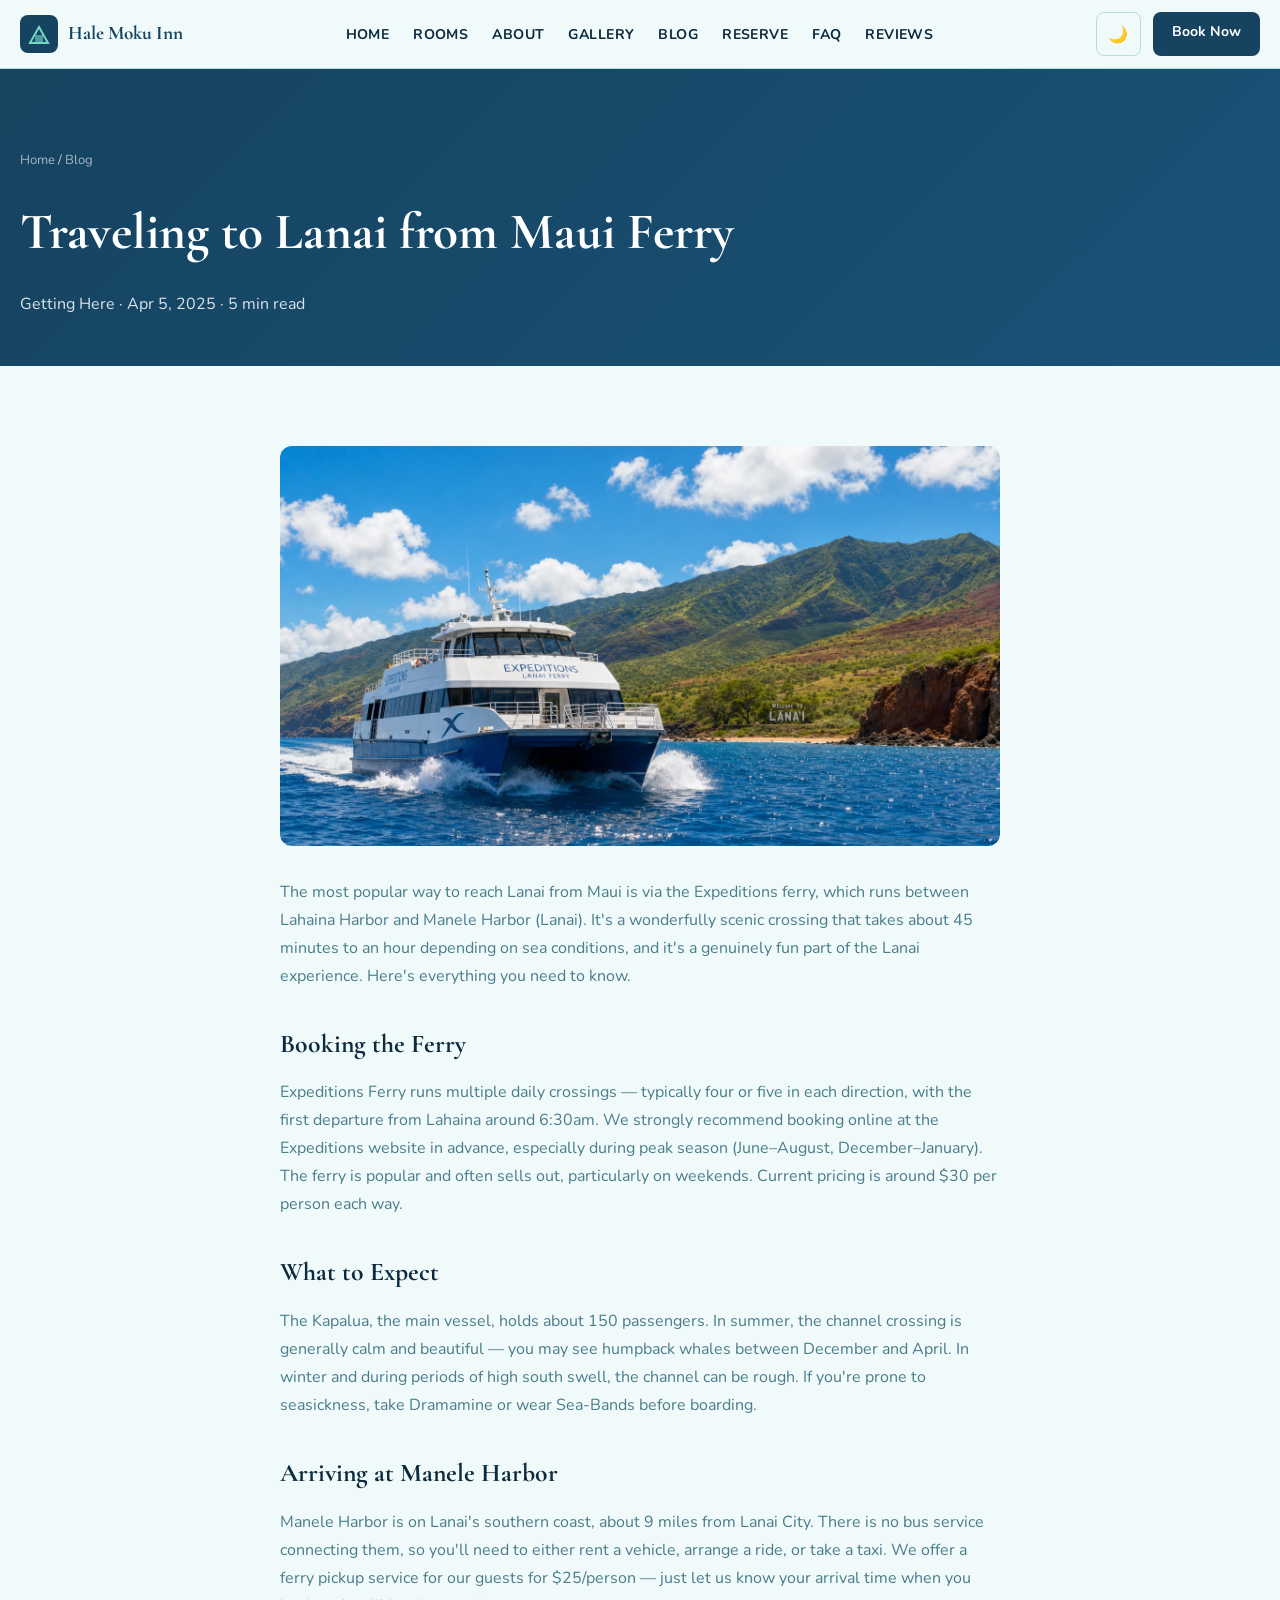
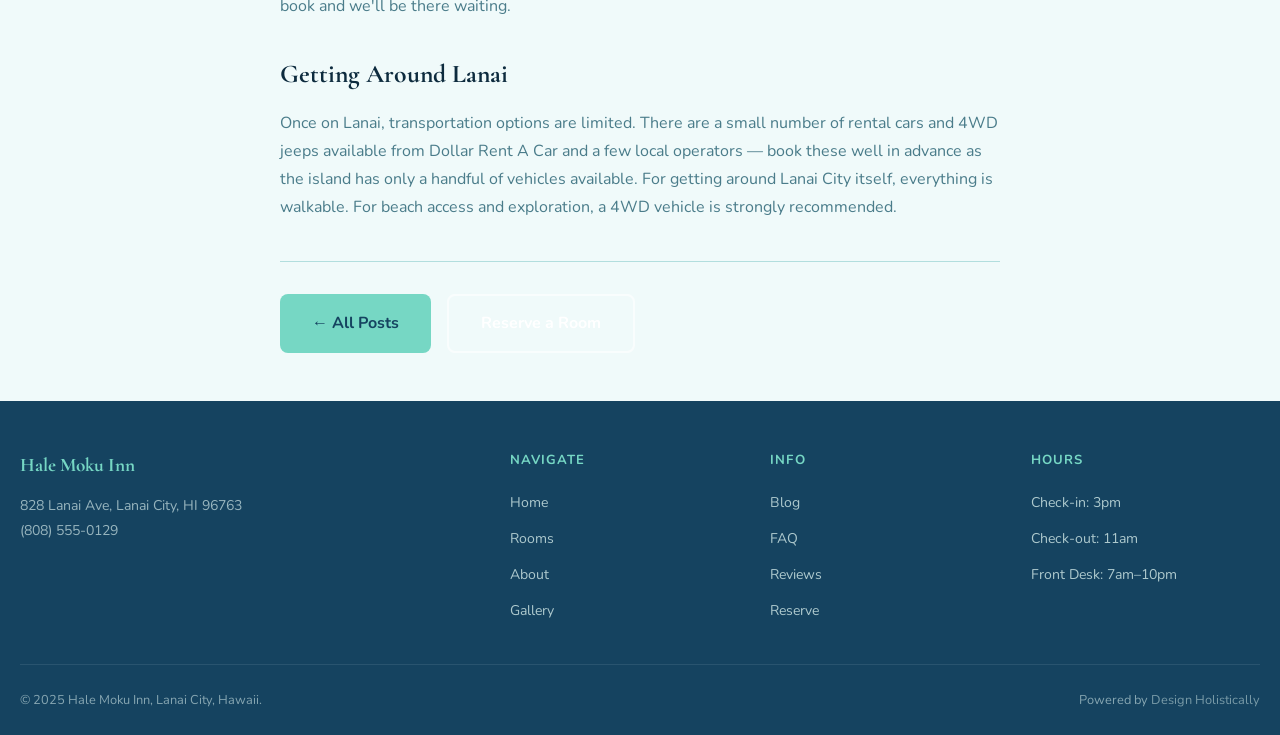
<file: blog-post-5.html>
<!DOCTYPE html>
<html lang="en" data-theme="light">
<head>
<meta charset="UTF-8"><meta name="viewport" content="width=device-width, initial-scale=1.0">
<title>Traveling to Lanai from Maui Ferry — Hale Moku Inn | Lanai City, Hawaii</title>
<meta name="description" content="Traveling to Lanai from Maui Ferry — Lanai travel guide from Hale Moku Inn.">
<meta property="og:title" content="Traveling to Lanai from Maui Ferry — Hale Moku Inn">
<meta property="og:type" content="website">
<link rel="stylesheet" href="css/style.css">
<script type="application/ld+json">{"@context":"https://schema.org","@type":"LodgingBusiness","name":"Hale Moku Inn","description":"Your home away from home in paradise","telephone":"(808) 555-0129","address":{"@type":"PostalAddress","streetAddress":"828 Lanai Ave","addressLocality":"Lanai City","addressRegion":"HI","postalCode":"96763"},"priceRange":"$$"}</script>
  <link rel="icon" type="image/x-icon" href="images/favicon.ico">
  <link rel="icon" type="image/png" sizes="32x32" href="images/favicon-32x32.png">
  <link rel="icon" type="image/png" sizes="16x16" href="images/favicon-16x16.png">
  <link rel="apple-touch-icon" sizes="180x180" href="images/apple-touch-icon.png">
</head>
<body>
<header class="site-header">
  <div class="header-inner">
    <a href="index.html" class="logo-wrap"><svg width="38" height="38" viewBox="0 0 38 38" fill="none">
  <rect width="38" height="38" rx="8" fill="#154360"/>
  <path d="M10 28 L19 12 L28 28 Z" stroke="#76D7C4" stroke-width="2" fill="none"/>
  <rect x="15" y="20" width="8" height="8" fill="#76D7C4" opacity="0.6"/>
</svg><span>Hale Moku Inn</span></a>
    <nav><ul class="nav-links" id="nav-links">
      <li><a href="index.html">Home</a></li><li><a href="services.html">Rooms</a></li><li><a href="about.html">About</a></li><li><a href="gallery.html">Gallery</a></li><li><a href="blog.html">Blog</a></li><li><a href="booking.html">Reserve</a></li><li><a href="faq.html">FAQ</a></li><li><a href="reviews.html">Reviews</a></li>
    </ul></nav>
    <div class="header-actions">
      <button id="theme-toggle" class="btn-theme">🌙</button>
      <a href="booking.html" class="btn-book">Book Now</a>
      <button class="hamburger" id="hamburger" aria-label="Menu" aria-expanded="false"><span></span><span></span><span></span></button>
    </div>
  </div>
</header>
<main>

  <div class="page-hero"><div class="section-inner">
    <div class="breadcrumb"><a href="index.html">Home</a> / <a href="blog.html">Blog</a></div>
    <h1>Traveling to Lanai from Maui Ferry</h1>
    <p class="meta">Getting Here · Apr 5, 2025 · 5 min read</p>
  </div></div>
  <article class="blog-post">
    <img src="images/blog-5.png" alt="Traveling to Lanai from Maui Ferry">
    
    <p>The most popular way to reach Lanai from Maui is via the Expeditions ferry, which runs between Lahaina Harbor and Manele Harbor (Lanai). It's a wonderfully scenic crossing that takes about 45 minutes to an hour depending on sea conditions, and it's a genuinely fun part of the Lanai experience. Here's everything you need to know.</p>
    <h2>Booking the Ferry</h2>
    <p>Expeditions Ferry runs multiple daily crossings — typically four or five in each direction, with the first departure from Lahaina around 6:30am. We strongly recommend booking online at the Expeditions website in advance, especially during peak season (June–August, December–January). The ferry is popular and often sells out, particularly on weekends. Current pricing is around $30 per person each way.</p>
    <h2>What to Expect</h2>
    <p>The Kapalua, the main vessel, holds about 150 passengers. In summer, the channel crossing is generally calm and beautiful — you may see humpback whales between December and April. In winter and during periods of high south swell, the channel can be rough. If you're prone to seasickness, take Dramamine or wear Sea-Bands before boarding.</p>
    <h2>Arriving at Manele Harbor</h2>
    <p>Manele Harbor is on Lanai's southern coast, about 9 miles from Lanai City. There is no bus service connecting them, so you'll need to either rent a vehicle, arrange a ride, or take a taxi. We offer a ferry pickup service for our guests for $25/person — just let us know your arrival time when you book and we'll be there waiting.</p>
    <h2>Getting Around Lanai</h2>
    <p>Once on Lanai, transportation options are limited. There are a small number of rental cars and 4WD jeeps available from Dollar Rent A Car and a few local operators — book these well in advance as the island has only a handful of vehicles available. For getting around Lanai City itself, everything is walkable. For beach access and exploration, a 4WD vehicle is strongly recommended.</p>
    
    <div style="margin-top:2.5rem;padding-top:2rem;border-top:1px solid var(--border);display:flex;gap:1rem;flex-wrap:wrap;">
      <a href="blog.html" class="btn-primary">← All Posts</a>
      <a href="booking.html" class="btn-secondary">Reserve a Room</a>
    </div>
  </article>

</main>
<footer class="site-footer">
  <div class="footer-inner">
    <div class="footer-brand"><div class="logo-wrap" style="color:var(--accent);">Hale Moku Inn</div><p>828 Lanai Ave, Lanai City, HI 96763<br>(808) 555-0129</p></div>
    <div class="footer-col"><h4>Navigate</h4><ul><li><a href="index.html">Home</a></li><li><a href="services.html">Rooms</a></li><li><a href="about.html">About</a></li><li><a href="gallery.html">Gallery</a></li></ul></div>
    <div class="footer-col"><h4>Info</h4><ul><li><a href="blog.html">Blog</a></li><li><a href="faq.html">FAQ</a></li><li><a href="reviews.html">Reviews</a></li><li><a href="booking.html">Reserve</a></li></ul></div>
    <div class="footer-col"><h4>Hours</h4><ul><li><a href="#">Check-in: 3pm</a></li><li><a href="#">Check-out: 11am</a></li><li><a href="#">Front Desk: 7am–10pm</a></li></ul></div>
  </div>
  <div class="footer-bottom"><span>© 2025 Hale Moku Inn, Lanai City, Hawaii.</span><span>Powered by <a href="https://designholistically.com" target="_blank" rel="noopener">Design Holistically</a></span></div>
</footer>
<button class="back-to-top" id="back-to-top" aria-label="Back to top">↑</button>
<script src="js/main.js"></script>
</body>
</html>
</file>
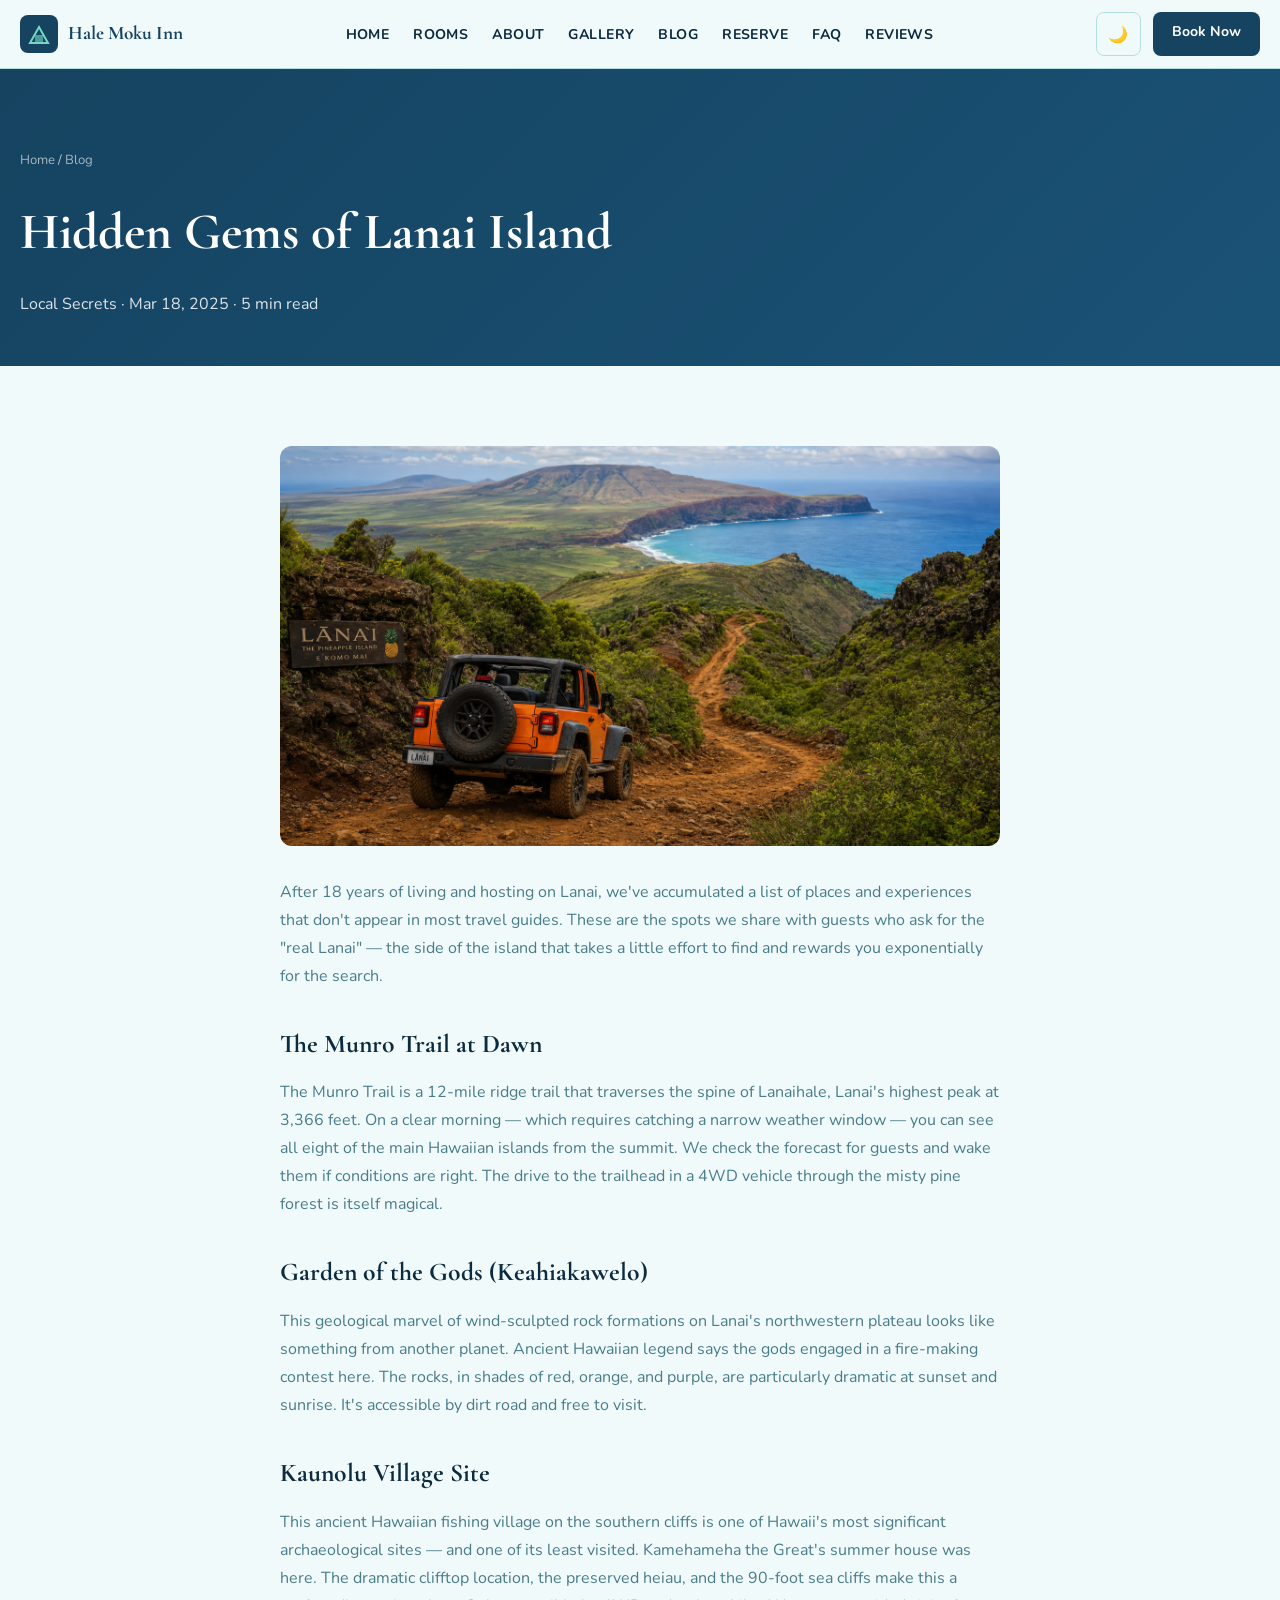
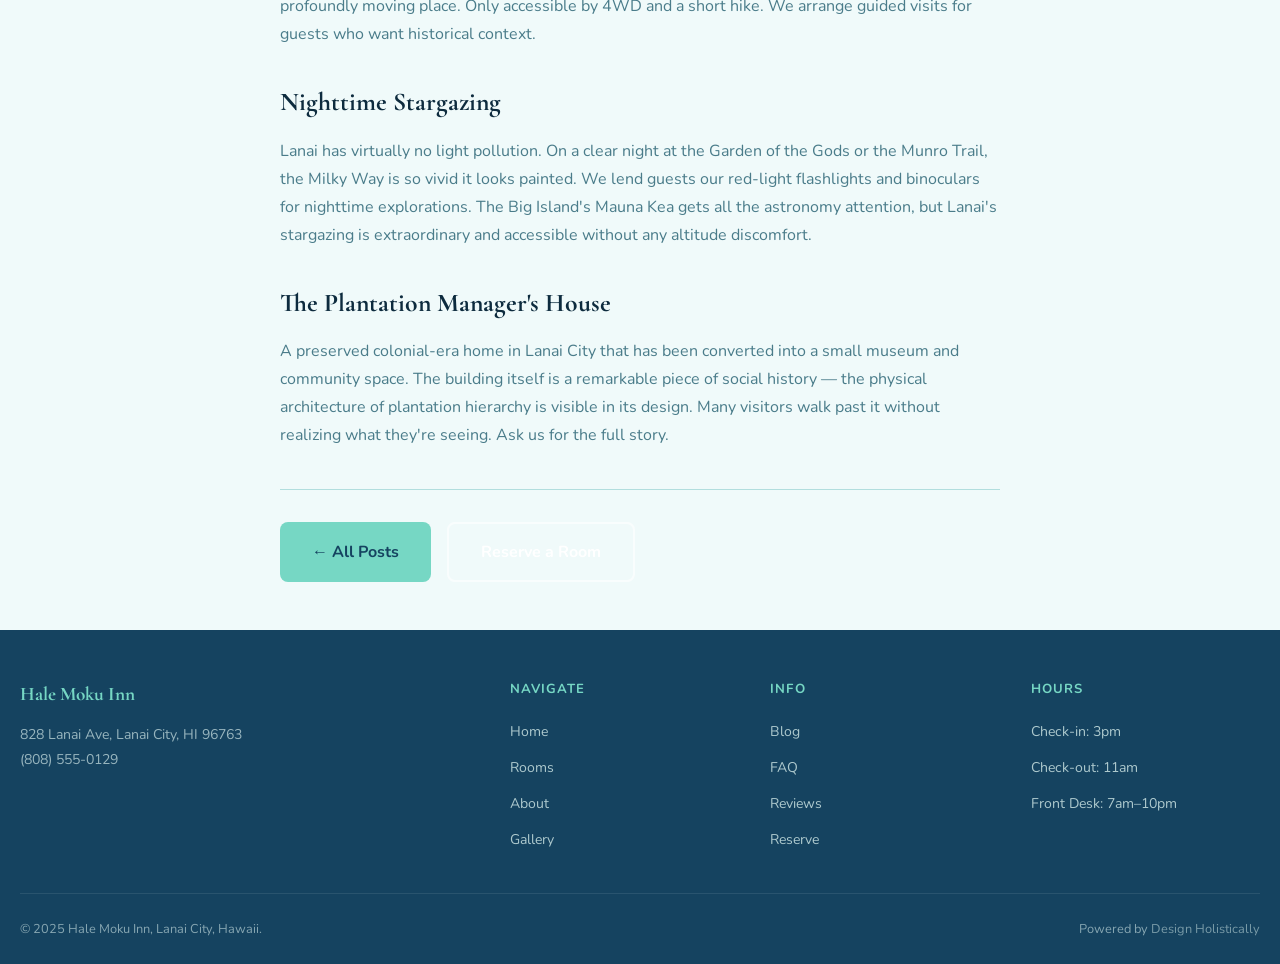
<file: blog-post-6.html>
<!DOCTYPE html>
<html lang="en" data-theme="light">
<head>
<meta charset="UTF-8"><meta name="viewport" content="width=device-width, initial-scale=1.0">
<title>Hidden Gems of Lanai Island — Hale Moku Inn | Lanai City, Hawaii</title>
<meta name="description" content="Hidden Gems of Lanai Island — Lanai travel guide from Hale Moku Inn.">
<meta property="og:title" content="Hidden Gems of Lanai Island — Hale Moku Inn">
<meta property="og:type" content="website">
<link rel="stylesheet" href="css/style.css">
<script type="application/ld+json">{"@context":"https://schema.org","@type":"LodgingBusiness","name":"Hale Moku Inn","description":"Your home away from home in paradise","telephone":"(808) 555-0129","address":{"@type":"PostalAddress","streetAddress":"828 Lanai Ave","addressLocality":"Lanai City","addressRegion":"HI","postalCode":"96763"},"priceRange":"$$"}</script>
  <link rel="icon" type="image/x-icon" href="images/favicon.ico">
  <link rel="icon" type="image/png" sizes="32x32" href="images/favicon-32x32.png">
  <link rel="icon" type="image/png" sizes="16x16" href="images/favicon-16x16.png">
  <link rel="apple-touch-icon" sizes="180x180" href="images/apple-touch-icon.png">
</head>
<body>
<header class="site-header">
  <div class="header-inner">
    <a href="index.html" class="logo-wrap"><svg width="38" height="38" viewBox="0 0 38 38" fill="none">
  <rect width="38" height="38" rx="8" fill="#154360"/>
  <path d="M10 28 L19 12 L28 28 Z" stroke="#76D7C4" stroke-width="2" fill="none"/>
  <rect x="15" y="20" width="8" height="8" fill="#76D7C4" opacity="0.6"/>
</svg><span>Hale Moku Inn</span></a>
    <nav><ul class="nav-links" id="nav-links">
      <li><a href="index.html">Home</a></li><li><a href="services.html">Rooms</a></li><li><a href="about.html">About</a></li><li><a href="gallery.html">Gallery</a></li><li><a href="blog.html">Blog</a></li><li><a href="booking.html">Reserve</a></li><li><a href="faq.html">FAQ</a></li><li><a href="reviews.html">Reviews</a></li>
    </ul></nav>
    <div class="header-actions">
      <button id="theme-toggle" class="btn-theme">🌙</button>
      <a href="booking.html" class="btn-book">Book Now</a>
      <button class="hamburger" id="hamburger" aria-label="Menu" aria-expanded="false"><span></span><span></span><span></span></button>
    </div>
  </div>
</header>
<main>

  <div class="page-hero"><div class="section-inner">
    <div class="breadcrumb"><a href="index.html">Home</a> / <a href="blog.html">Blog</a></div>
    <h1>Hidden Gems of Lanai Island</h1>
    <p class="meta">Local Secrets · Mar 18, 2025 · 5 min read</p>
  </div></div>
  <article class="blog-post">
    <img src="images/blog-6.png" alt="Hidden Gems of Lanai Island">
    
    <p>After 18 years of living and hosting on Lanai, we've accumulated a list of places and experiences that don't appear in most travel guides. These are the spots we share with guests who ask for the "real Lanai" — the side of the island that takes a little effort to find and rewards you exponentially for the search.</p>
    <h2>The Munro Trail at Dawn</h2>
    <p>The Munro Trail is a 12-mile ridge trail that traverses the spine of Lanaihale, Lanai's highest peak at 3,366 feet. On a clear morning — which requires catching a narrow weather window — you can see all eight of the main Hawaiian islands from the summit. We check the forecast for guests and wake them if conditions are right. The drive to the trailhead in a 4WD vehicle through the misty pine forest is itself magical.</p>
    <h2>Garden of the Gods (Keahiakawelo)</h2>
    <p>This geological marvel of wind-sculpted rock formations on Lanai's northwestern plateau looks like something from another planet. Ancient Hawaiian legend says the gods engaged in a fire-making contest here. The rocks, in shades of red, orange, and purple, are particularly dramatic at sunset and sunrise. It's accessible by dirt road and free to visit.</p>
    <h2>Kaunolu Village Site</h2>
    <p>This ancient Hawaiian fishing village on the southern cliffs is one of Hawaii's most significant archaeological sites — and one of its least visited. Kamehameha the Great's summer house was here. The dramatic clifftop location, the preserved heiau, and the 90-foot sea cliffs make this a profoundly moving place. Only accessible by 4WD and a short hike. We arrange guided visits for guests who want historical context.</p>
    <h2>Nighttime Stargazing</h2>
    <p>Lanai has virtually no light pollution. On a clear night at the Garden of the Gods or the Munro Trail, the Milky Way is so vivid it looks painted. We lend guests our red-light flashlights and binoculars for nighttime explorations. The Big Island's Mauna Kea gets all the astronomy attention, but Lanai's stargazing is extraordinary and accessible without any altitude discomfort.</p>
    <h2>The Plantation Manager's House</h2>
    <p>A preserved colonial-era home in Lanai City that has been converted into a small museum and community space. The building itself is a remarkable piece of social history — the physical architecture of plantation hierarchy is visible in its design. Many visitors walk past it without realizing what they're seeing. Ask us for the full story.</p>
    
    <div style="margin-top:2.5rem;padding-top:2rem;border-top:1px solid var(--border);display:flex;gap:1rem;flex-wrap:wrap;">
      <a href="blog.html" class="btn-primary">← All Posts</a>
      <a href="booking.html" class="btn-secondary">Reserve a Room</a>
    </div>
  </article>

</main>
<footer class="site-footer">
  <div class="footer-inner">
    <div class="footer-brand"><div class="logo-wrap" style="color:var(--accent);">Hale Moku Inn</div><p>828 Lanai Ave, Lanai City, HI 96763<br>(808) 555-0129</p></div>
    <div class="footer-col"><h4>Navigate</h4><ul><li><a href="index.html">Home</a></li><li><a href="services.html">Rooms</a></li><li><a href="about.html">About</a></li><li><a href="gallery.html">Gallery</a></li></ul></div>
    <div class="footer-col"><h4>Info</h4><ul><li><a href="blog.html">Blog</a></li><li><a href="faq.html">FAQ</a></li><li><a href="reviews.html">Reviews</a></li><li><a href="booking.html">Reserve</a></li></ul></div>
    <div class="footer-col"><h4>Hours</h4><ul><li><a href="#">Check-in: 3pm</a></li><li><a href="#">Check-out: 11am</a></li><li><a href="#">Front Desk: 7am–10pm</a></li></ul></div>
  </div>
  <div class="footer-bottom"><span>© 2025 Hale Moku Inn, Lanai City, Hawaii.</span><span>Powered by <a href="https://designholistically.com" target="_blank" rel="noopener">Design Holistically</a></span></div>
</footer>
<button class="back-to-top" id="back-to-top" aria-label="Back to top">↑</button>
<script src="js/main.js"></script>
</body>
</html>
</file>
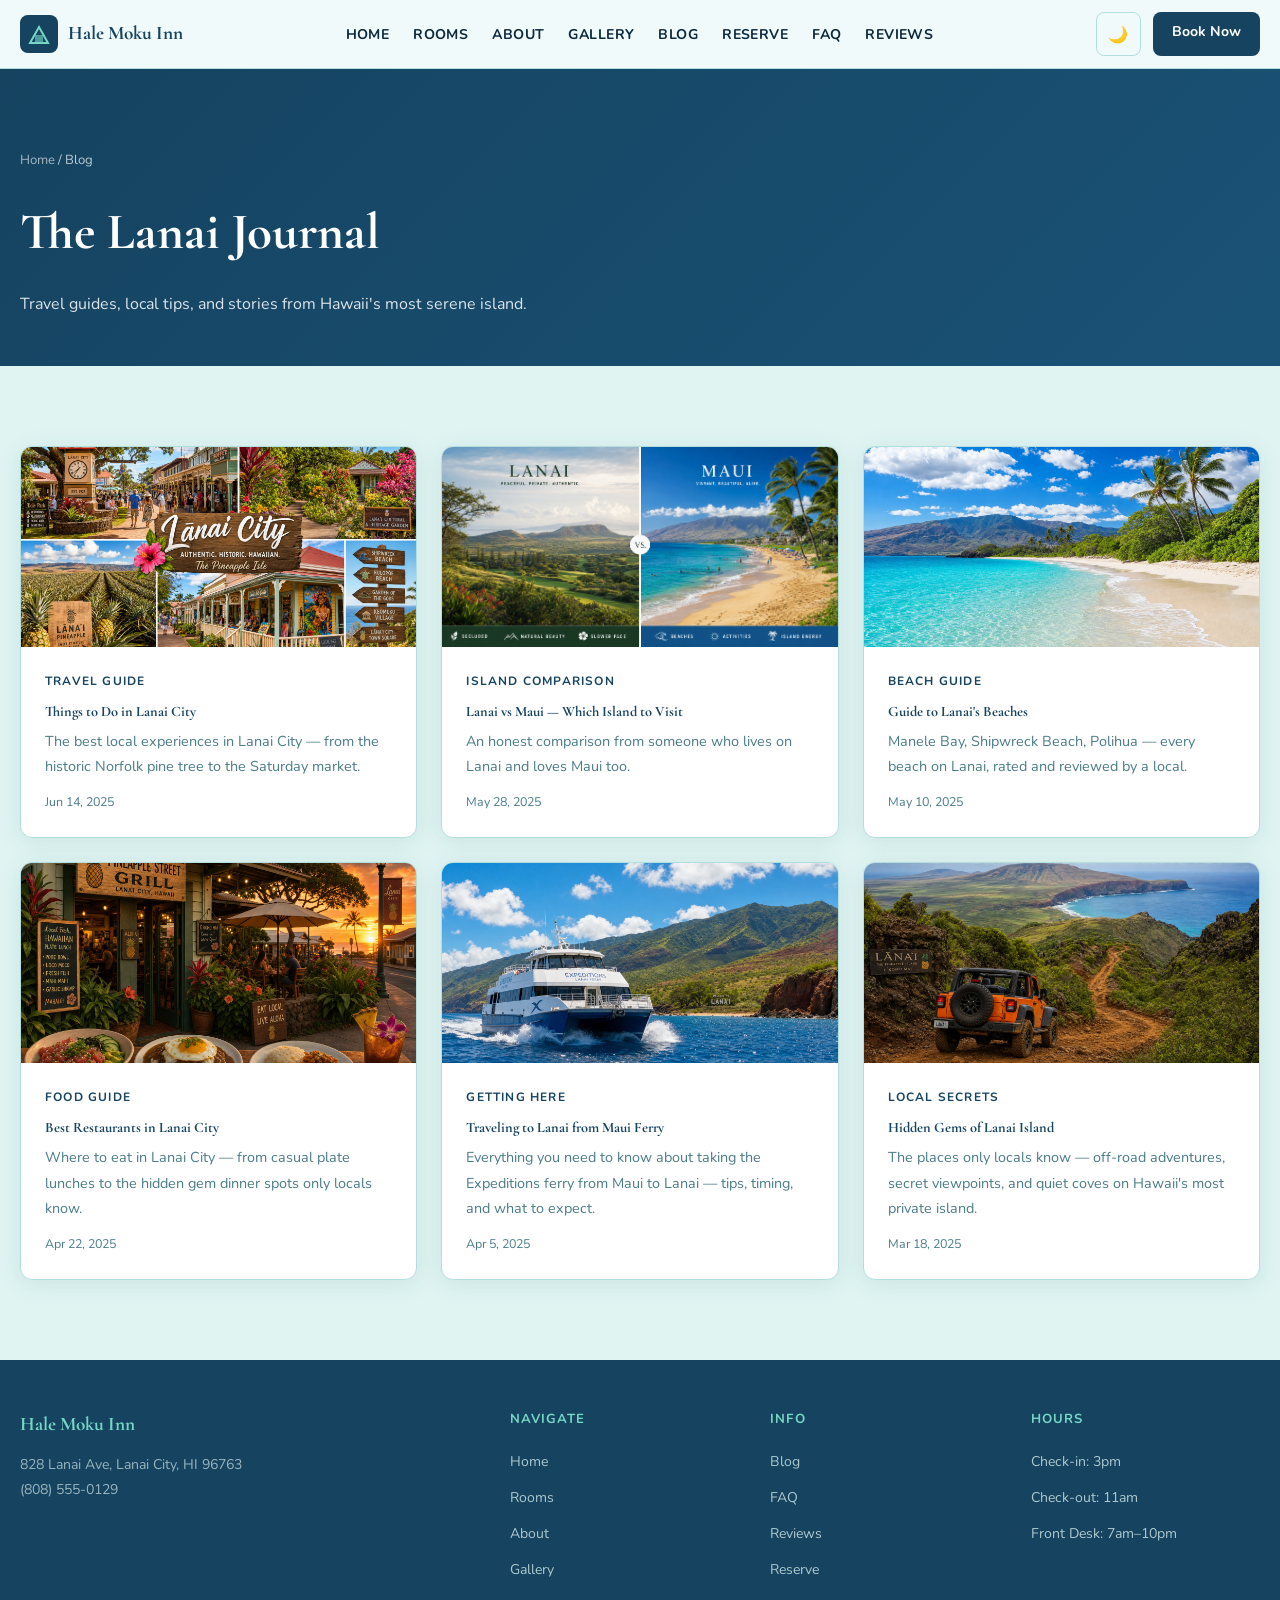
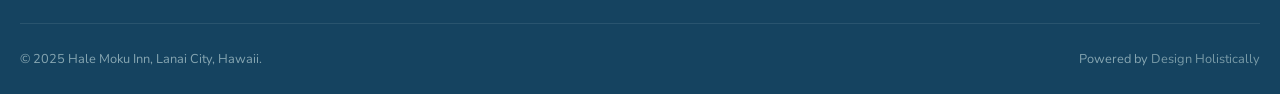
<file: blog.html>
<!DOCTYPE html>
<html lang="en" data-theme="light">
<head>
<meta charset="UTF-8"><meta name="viewport" content="width=device-width, initial-scale=1.0">
<title>Blog — Hale Moku Inn | Lanai City, Hawaii</title>
<meta name="description" content="Lanai travel guides, island tips, and local knowledge from Hale Moku Inn in Lanai City, Hawaii.">
<meta property="og:title" content="Blog — Hale Moku Inn">
<meta property="og:type" content="website">
<link rel="stylesheet" href="css/style.css">
<script type="application/ld+json">{"@context":"https://schema.org","@type":"LodgingBusiness","name":"Hale Moku Inn","description":"Your home away from home in paradise","telephone":"(808) 555-0129","address":{"@type":"PostalAddress","streetAddress":"828 Lanai Ave","addressLocality":"Lanai City","addressRegion":"HI","postalCode":"96763"},"priceRange":"$$"}</script>
  <link rel="icon" type="image/x-icon" href="images/favicon.ico">
  <link rel="icon" type="image/png" sizes="32x32" href="images/favicon-32x32.png">
  <link rel="icon" type="image/png" sizes="16x16" href="images/favicon-16x16.png">
  <link rel="apple-touch-icon" sizes="180x180" href="images/apple-touch-icon.png">
</head>
<body>
<header class="site-header">
  <div class="header-inner">
    <a href="index.html" class="logo-wrap"><svg width="38" height="38" viewBox="0 0 38 38" fill="none">
  <rect width="38" height="38" rx="8" fill="#154360"/>
  <path d="M10 28 L19 12 L28 28 Z" stroke="#76D7C4" stroke-width="2" fill="none"/>
  <rect x="15" y="20" width="8" height="8" fill="#76D7C4" opacity="0.6"/>
</svg><span>Hale Moku Inn</span></a>
    <nav><ul class="nav-links" id="nav-links">
      <li><a href="index.html">Home</a></li><li><a href="services.html">Rooms</a></li><li><a href="about.html">About</a></li><li><a href="gallery.html">Gallery</a></li><li><a href="blog.html">Blog</a></li><li><a href="booking.html">Reserve</a></li><li><a href="faq.html">FAQ</a></li><li><a href="reviews.html">Reviews</a></li>
    </ul></nav>
    <div class="header-actions">
      <button id="theme-toggle" class="btn-theme">🌙</button>
      <a href="booking.html" class="btn-book">Book Now</a>
      <button class="hamburger" id="hamburger" aria-label="Menu" aria-expanded="false"><span></span><span></span><span></span></button>
    </div>
  </div>
</header>
<main>

  <div class="page-hero"><div class="section-inner">
    <div class="breadcrumb"><a href="index.html">Home</a> / Blog</div>
    <h1>The Lanai Journal</h1>
    <p>Travel guides, local tips, and stories from Hawaii's most serene island.</p>
  </div></div>
  <section class="section section-alt"><div class="section-inner">
    <div class="blog-grid">
      <div class="blog-card reveal"><img src="images/blog-1.png" alt="Things to do Lanai"><div class="blog-card-body"><div class="blog-tag">Travel Guide</div><h3><a href="blog-post-1.html" class="read-more">Things to Do in Lanai City</a></h3><p>The best local experiences in Lanai City — from the historic Norfolk pine tree to the Saturday market.</p><div class="blog-meta">Jun 14, 2025</div></div></div>
      <div class="blog-card reveal"><img src="images/blog-2.png" alt="Lanai vs Maui"><div class="blog-card-body"><div class="blog-tag">Island Comparison</div><h3><a href="blog-post-2.html" class="read-more">Lanai vs Maui — Which Island to Visit</a></h3><p>An honest comparison from someone who lives on Lanai and loves Maui too.</p><div class="blog-meta">May 28, 2025</div></div></div>
      <div class="blog-card reveal"><img src="images/blog-3.png" alt="Lanai beaches"><div class="blog-card-body"><div class="blog-tag">Beach Guide</div><h3><a href="blog-post-3.html" class="read-more">Guide to Lanai's Beaches</a></h3><p>Manele Bay, Shipwreck Beach, Polihua — every beach on Lanai, rated and reviewed by a local.</p><div class="blog-meta">May 10, 2025</div></div></div>
      <div class="blog-card reveal"><img src="images/blog-4.png" alt="Best restaurants Lanai"><div class="blog-card-body"><div class="blog-tag">Food Guide</div><h3><a href="blog-post-4.html" class="read-more">Best Restaurants in Lanai City</a></h3><p>Where to eat in Lanai City — from casual plate lunches to the hidden gem dinner spots only locals know.</p><div class="blog-meta">Apr 22, 2025</div></div></div>
      <div class="blog-card reveal"><img src="images/blog-5.png" alt="Ferry Lanai Maui"><div class="blog-card-body"><div class="blog-tag">Getting Here</div><h3><a href="blog-post-5.html" class="read-more">Traveling to Lanai from Maui Ferry</a></h3><p>Everything you need to know about taking the Expeditions ferry from Maui to Lanai — tips, timing, and what to expect.</p><div class="blog-meta">Apr 5, 2025</div></div></div>
      <div class="blog-card reveal"><img src="images/blog-6.png" alt="Hidden gems Lanai"><div class="blog-card-body"><div class="blog-tag">Local Secrets</div><h3><a href="blog-post-6.html" class="read-more">Hidden Gems of Lanai Island</a></h3><p>The places only locals know — off-road adventures, secret viewpoints, and quiet coves on Hawaii's most private island.</p><div class="blog-meta">Mar 18, 2025</div></div></div>
    </div>
  </div></section>

</main>
<footer class="site-footer">
  <div class="footer-inner">
    <div class="footer-brand"><div class="logo-wrap" style="color:var(--accent);">Hale Moku Inn</div><p>828 Lanai Ave, Lanai City, HI 96763<br>(808) 555-0129</p></div>
    <div class="footer-col"><h4>Navigate</h4><ul><li><a href="index.html">Home</a></li><li><a href="services.html">Rooms</a></li><li><a href="about.html">About</a></li><li><a href="gallery.html">Gallery</a></li></ul></div>
    <div class="footer-col"><h4>Info</h4><ul><li><a href="blog.html">Blog</a></li><li><a href="faq.html">FAQ</a></li><li><a href="reviews.html">Reviews</a></li><li><a href="booking.html">Reserve</a></li></ul></div>
    <div class="footer-col"><h4>Hours</h4><ul><li><a href="#">Check-in: 3pm</a></li><li><a href="#">Check-out: 11am</a></li><li><a href="#">Front Desk: 7am–10pm</a></li></ul></div>
  </div>
  <div class="footer-bottom"><span>© 2025 Hale Moku Inn, Lanai City, Hawaii.</span><span>Powered by <a href="https://designholistically.com" target="_blank" rel="noopener">Design Holistically</a></span></div>
</footer>
<button class="back-to-top" id="back-to-top" aria-label="Back to top">↑</button>
<script src="js/main.js"></script>
</body>
</html>
</file>
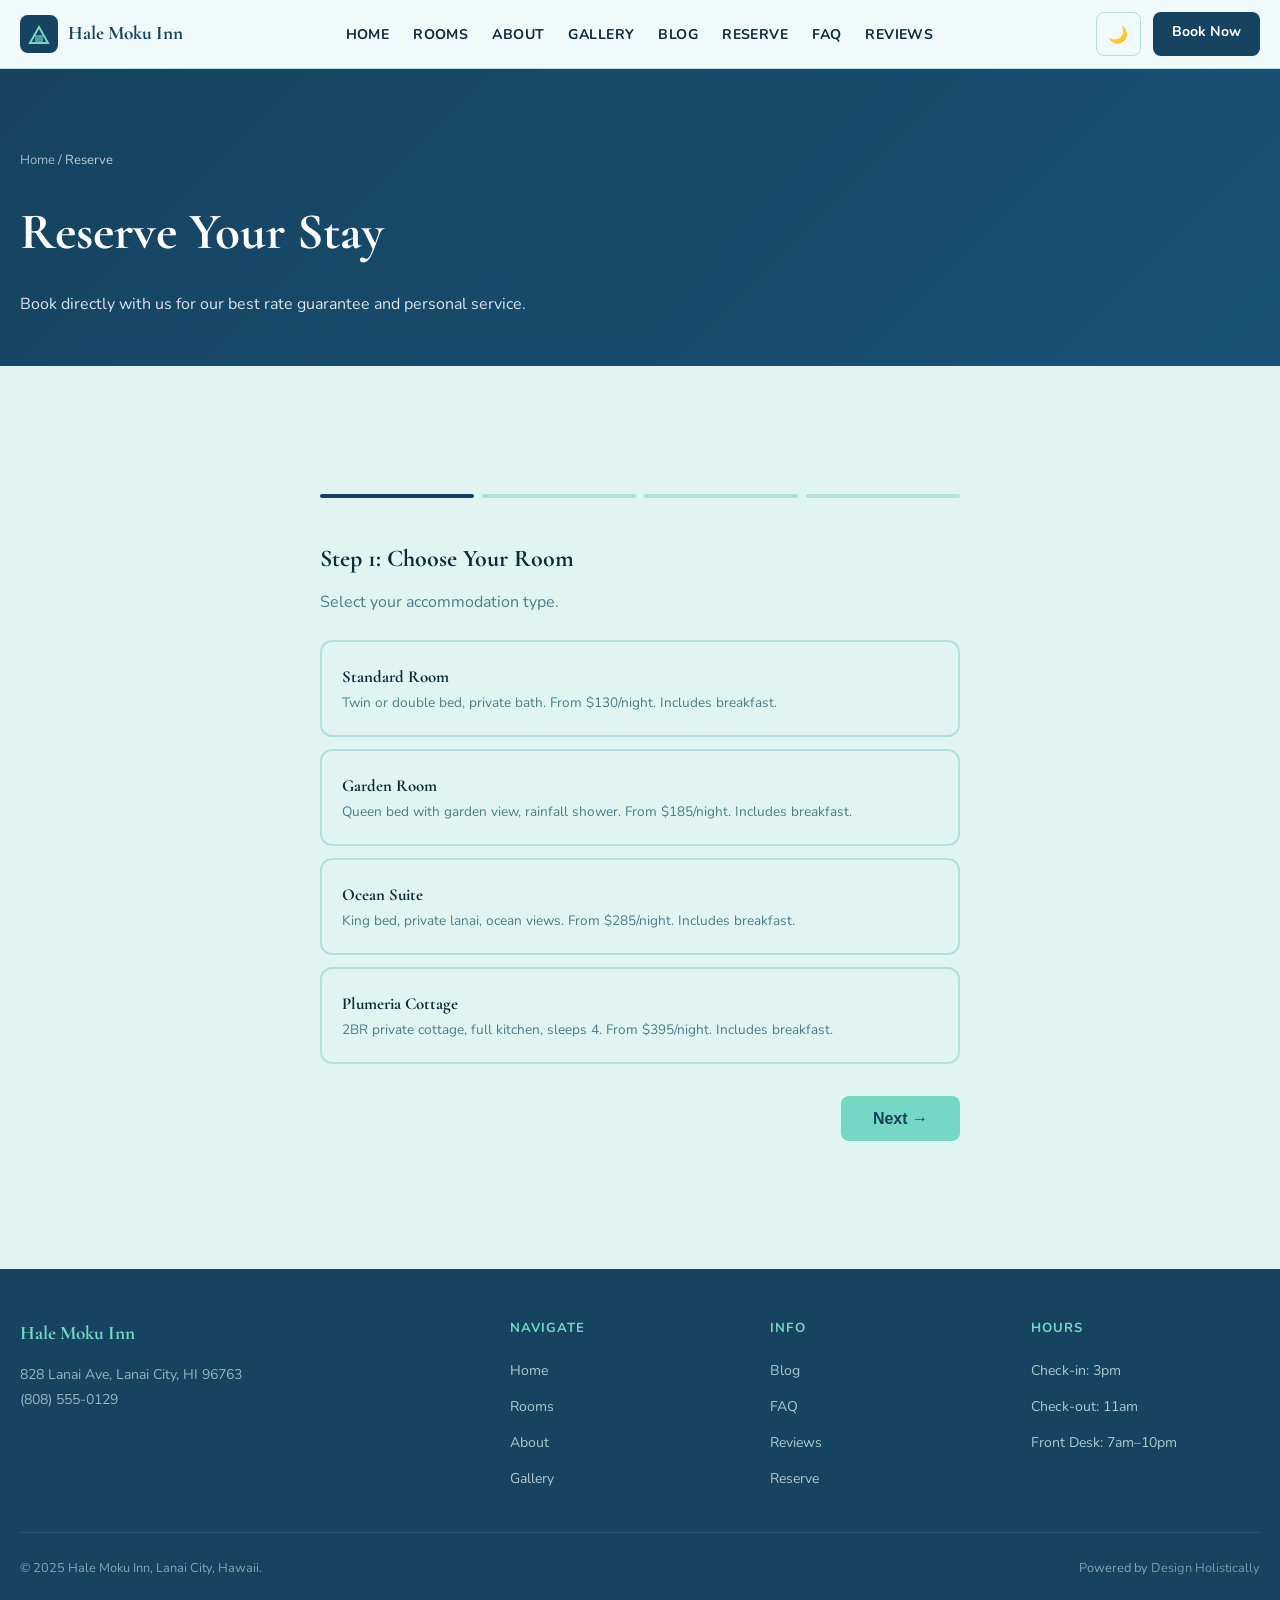
<file: booking.html>
<!DOCTYPE html>
<html lang="en" data-theme="light">
<head>
<meta charset="UTF-8"><meta name="viewport" content="width=device-width, initial-scale=1.0">
<title>Reserve a Room — Hale Moku Inn | Lanai City, Hawaii</title>
<meta name="description" content="Book a stay at Hale Moku Inn in Lanai City, Hawaii. Rooms, suites, and cottage available.">
<meta property="og:title" content="Reserve a Room — Hale Moku Inn">
<meta property="og:type" content="website">
<link rel="stylesheet" href="css/style.css">
<script type="application/ld+json">{"@context":"https://schema.org","@type":"LodgingBusiness","name":"Hale Moku Inn","description":"Your home away from home in paradise","telephone":"(808) 555-0129","address":{"@type":"PostalAddress","streetAddress":"828 Lanai Ave","addressLocality":"Lanai City","addressRegion":"HI","postalCode":"96763"},"priceRange":"$$"}</script>
  <link rel="icon" type="image/x-icon" href="images/favicon.ico">
  <link rel="icon" type="image/png" sizes="32x32" href="images/favicon-32x32.png">
  <link rel="icon" type="image/png" sizes="16x16" href="images/favicon-16x16.png">
  <link rel="apple-touch-icon" sizes="180x180" href="images/apple-touch-icon.png">
</head>
<body>
<header class="site-header">
  <div class="header-inner">
    <a href="index.html" class="logo-wrap"><svg width="38" height="38" viewBox="0 0 38 38" fill="none">
  <rect width="38" height="38" rx="8" fill="#154360"/>
  <path d="M10 28 L19 12 L28 28 Z" stroke="#76D7C4" stroke-width="2" fill="none"/>
  <rect x="15" y="20" width="8" height="8" fill="#76D7C4" opacity="0.6"/>
</svg><span>Hale Moku Inn</span></a>
    <nav><ul class="nav-links" id="nav-links">
      <li><a href="index.html">Home</a></li><li><a href="services.html">Rooms</a></li><li><a href="about.html">About</a></li><li><a href="gallery.html">Gallery</a></li><li><a href="blog.html">Blog</a></li><li><a href="booking.html">Reserve</a></li><li><a href="faq.html">FAQ</a></li><li><a href="reviews.html">Reviews</a></li>
    </ul></nav>
    <div class="header-actions">
      <button id="theme-toggle" class="btn-theme">🌙</button>
      <a href="booking.html" class="btn-book">Book Now</a>
      <button class="hamburger" id="hamburger" aria-label="Menu" aria-expanded="false"><span></span><span></span><span></span></button>
    </div>
  </div>
</header>
<main>

  <div class="page-hero"><div class="section-inner">
    <div class="breadcrumb"><a href="index.html">Home</a> / Reserve</div>
    <h1>Reserve Your Stay</h1>
    <p>Book directly with us for our best rate guarantee and personal service.</p>
  </div></div>
  <section class="section section-alt">
    <div class="booking-section">
      <div class="step-indicator"><div class="step active"></div><div class="step"></div><div class="step"></div><div class="step"></div></div>
      <div class="booking-step active">
        <h2 style="font-family:var(--font-heading);font-size:1.5rem;margin-bottom:0.5rem;color:var(--text);">Step 1: Choose Your Room</h2>
        <p style="color:var(--text-muted);margin-bottom:1.5rem;">Select your accommodation type.</p>
        <div class="service-option"><h3>Standard Room</h3><p>Twin or double bed, private bath. From $130/night. Includes breakfast.</p></div>
        <div class="service-option"><h3>Garden Room</h3><p>Queen bed with garden view, rainfall shower. From $185/night. Includes breakfast.</p></div>
        <div class="service-option"><h3>Ocean Suite</h3><p>King bed, private lanai, ocean views. From $285/night. Includes breakfast.</p></div>
        <div class="service-option"><h3>Plumeria Cottage</h3><p>2BR private cottage, full kitchen, sleeps 4. From $395/night. Includes breakfast.</p></div>
        <div class="form-nav"><span></span><button class="btn-primary" data-next>Next →</button></div>
      </div>
      <div class="booking-step">
        <h2 style="font-family:var(--font-heading);font-size:1.5rem;margin-bottom:0.5rem;color:var(--text);">Step 2: Travel Dates</h2>
        <div class="form-group"><label>Check-In Date</label><input type="date"></div>
        <div class="form-group"><label>Check-Out Date</label><input type="date"></div>
        <div class="form-group"><label>Number of Guests</label><select><option>1 Guest</option><option>2 Guests</option><option>3 Guests</option><option>4 Guests</option></select></div>
        <div class="form-group"><label>Airport/Ferry Transfer Needed?</label><select><option>No transfer needed</option><option>Yes — Lanai Airport pickup</option><option>Yes — Manele Harbor (ferry) pickup</option><option>Both arrival and departure</option></select></div>
        <div class="form-nav"><button class="btn-secondary" data-prev style="background:var(--bg2);color:var(--text);border:1px solid var(--border);border-radius:8px;padding:0.75rem 1.5rem;font-weight:700;cursor:pointer;min-height:44px;">← Back</button><button class="btn-primary" data-next>Next →</button></div>
      </div>
      <div class="booking-step">
        <h2 style="font-family:var(--font-heading);font-size:1.5rem;margin-bottom:0.5rem;color:var(--text);">Step 3: Guest Information</h2>
        <div class="form-group"><label>Full Name</label><input type="text" placeholder="Your full name"></div>
        <div class="form-group"><label>Email Address</label><input type="email" placeholder="your@email.com"></div>
        <div class="form-group"><label>Phone Number</label><input type="tel" placeholder="(808) 555-0000"></div>
        <div class="form-group"><label>Special Requests</label><textarea placeholder="Dietary restrictions, special occasions, accessibility needs, activities interest..."></textarea></div>
        <div class="form-nav"><button class="btn-secondary" data-prev style="background:var(--bg2);color:var(--text);border:1px solid var(--border);border-radius:8px;padding:0.75rem 1.5rem;font-weight:700;cursor:pointer;min-height:44px;">← Back</button><button class="btn-primary" data-next>Confirm Reservation →</button></div>
      </div>
      <div class="booking-step">
        <div class="confirmation-box">
          <div class="check">🏝️</div>
          <h2>Reservation Request Received!</h2>
          <p style="color:var(--text-muted);margin-top:0.75rem;">We'll confirm availability and send a reservation confirmation within a few hours. We look forward to welcoming you to Lanai!</p>
          <div style="margin-top:1.5rem;"><strong>Hale Moku Inn</strong><br><span style="color:var(--text-muted);">828 Lanai Ave, Lanai City, HI 96763 · (808) 555-0129</span></div>
        </div>
        <div style="text-align:center;margin-top:2rem;"><a href="index.html" class="btn-primary">Return Home</a></div>
      </div>
    </div>
  </section>

</main>
<footer class="site-footer">
  <div class="footer-inner">
    <div class="footer-brand"><div class="logo-wrap" style="color:var(--accent);">Hale Moku Inn</div><p>828 Lanai Ave, Lanai City, HI 96763<br>(808) 555-0129</p></div>
    <div class="footer-col"><h4>Navigate</h4><ul><li><a href="index.html">Home</a></li><li><a href="services.html">Rooms</a></li><li><a href="about.html">About</a></li><li><a href="gallery.html">Gallery</a></li></ul></div>
    <div class="footer-col"><h4>Info</h4><ul><li><a href="blog.html">Blog</a></li><li><a href="faq.html">FAQ</a></li><li><a href="reviews.html">Reviews</a></li><li><a href="booking.html">Reserve</a></li></ul></div>
    <div class="footer-col"><h4>Hours</h4><ul><li><a href="#">Check-in: 3pm</a></li><li><a href="#">Check-out: 11am</a></li><li><a href="#">Front Desk: 7am–10pm</a></li></ul></div>
  </div>
  <div class="footer-bottom"><span>© 2025 Hale Moku Inn, Lanai City, Hawaii.</span><span>Powered by <a href="https://designholistically.com" target="_blank" rel="noopener">Design Holistically</a></span></div>
</footer>
<button class="back-to-top" id="back-to-top" aria-label="Back to top">↑</button>
<script src="js/main.js"></script>
</body>
</html>
</file>
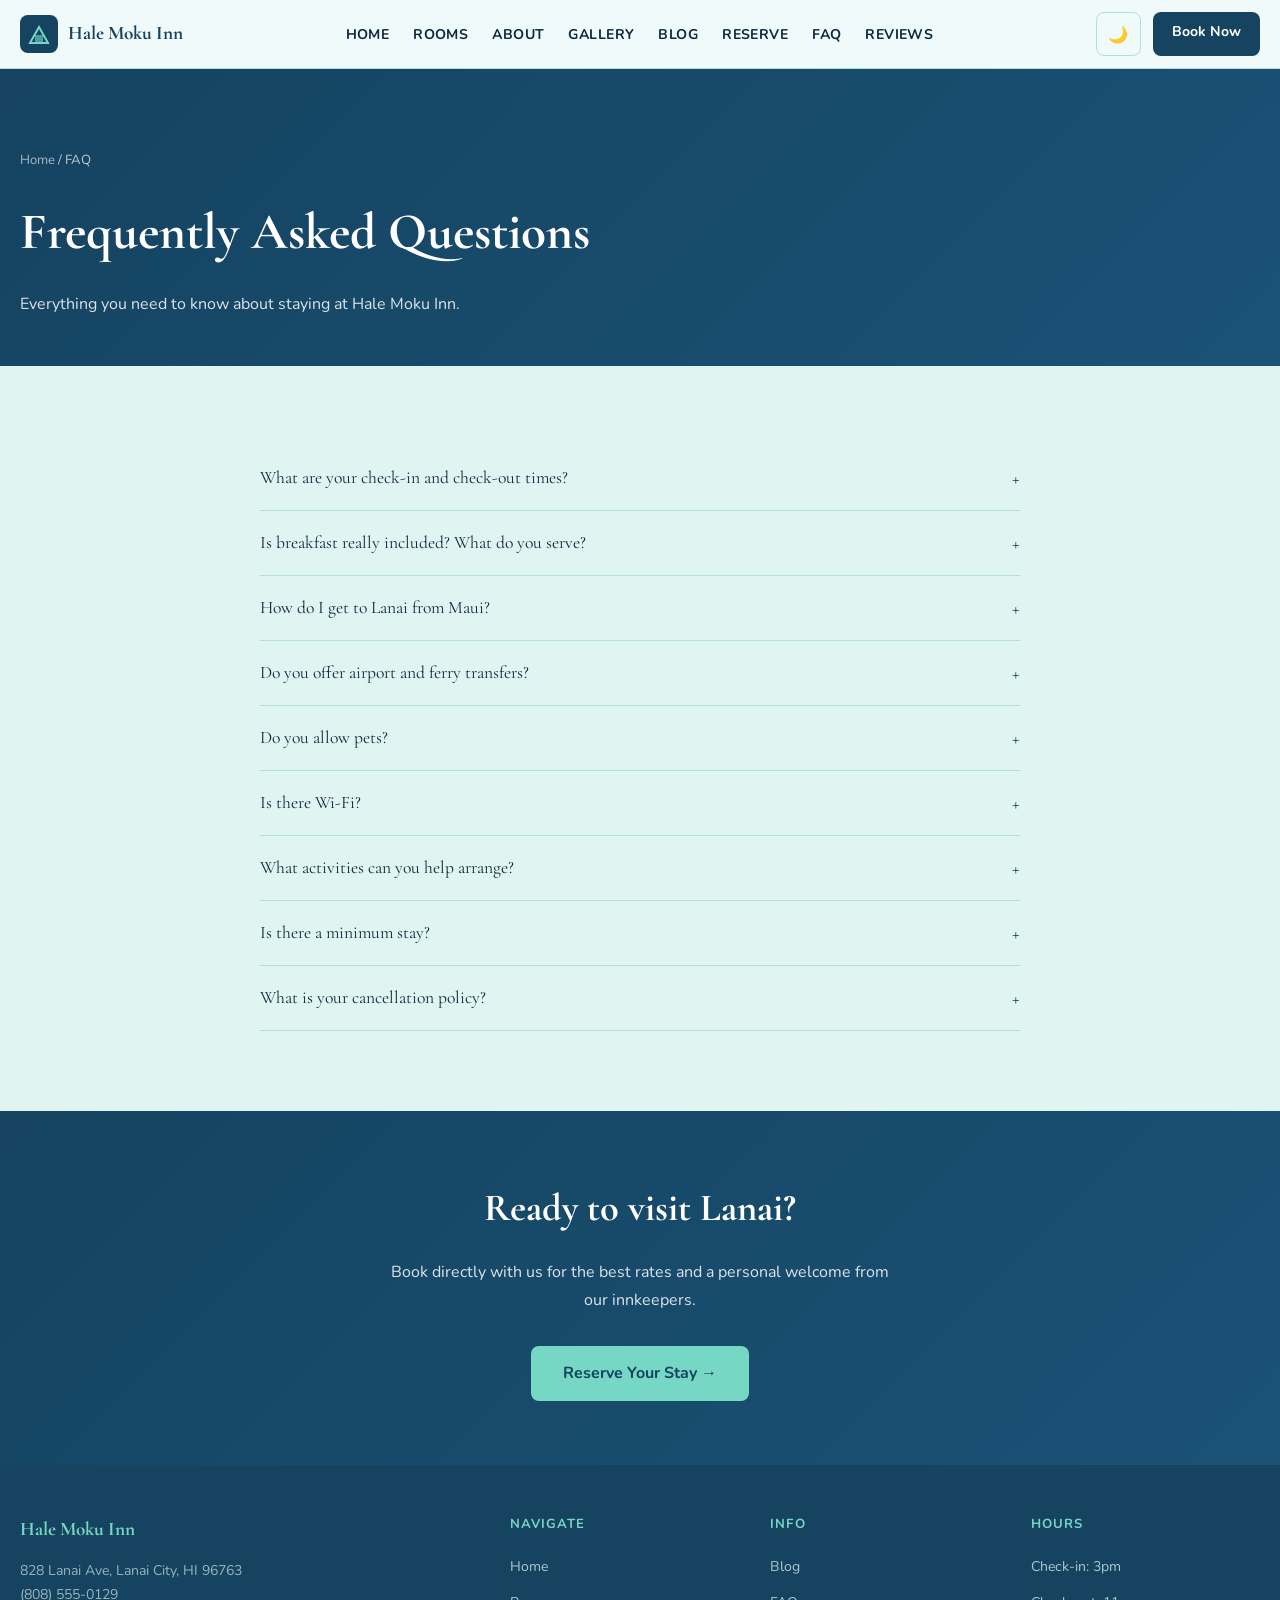
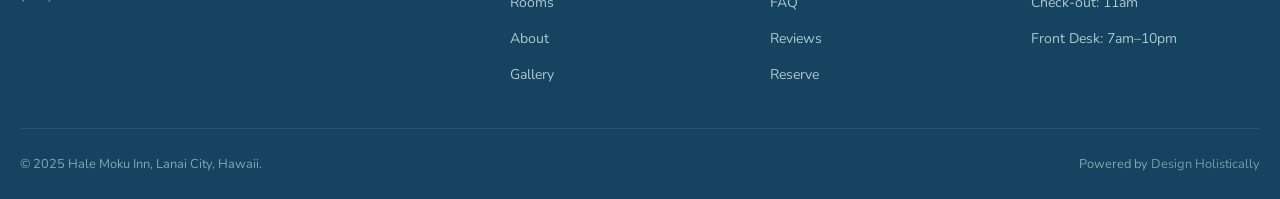
<file: faq.html>
<!DOCTYPE html>
<html lang="en" data-theme="light">
<head>
<meta charset="UTF-8"><meta name="viewport" content="width=device-width, initial-scale=1.0">
<title>FAQ — Hale Moku Inn | Lanai City, Hawaii</title>
<meta name="description" content="Frequently asked questions about Hale Moku Inn — check-in, breakfast, activities, pets, and more.">
<meta property="og:title" content="FAQ — Hale Moku Inn">
<meta property="og:type" content="website">
<link rel="stylesheet" href="css/style.css">
<script type="application/ld+json">{"@context":"https://schema.org","@type":"LodgingBusiness","name":"Hale Moku Inn","description":"Your home away from home in paradise","telephone":"(808) 555-0129","address":{"@type":"PostalAddress","streetAddress":"828 Lanai Ave","addressLocality":"Lanai City","addressRegion":"HI","postalCode":"96763"},"priceRange":"$$"}</script>
  <link rel="icon" type="image/x-icon" href="images/favicon.ico">
  <link rel="icon" type="image/png" sizes="32x32" href="images/favicon-32x32.png">
  <link rel="icon" type="image/png" sizes="16x16" href="images/favicon-16x16.png">
  <link rel="apple-touch-icon" sizes="180x180" href="images/apple-touch-icon.png">
</head>
<body>
<header class="site-header">
  <div class="header-inner">
    <a href="index.html" class="logo-wrap"><svg width="38" height="38" viewBox="0 0 38 38" fill="none">
  <rect width="38" height="38" rx="8" fill="#154360"/>
  <path d="M10 28 L19 12 L28 28 Z" stroke="#76D7C4" stroke-width="2" fill="none"/>
  <rect x="15" y="20" width="8" height="8" fill="#76D7C4" opacity="0.6"/>
</svg><span>Hale Moku Inn</span></a>
    <nav><ul class="nav-links" id="nav-links">
      <li><a href="index.html">Home</a></li><li><a href="services.html">Rooms</a></li><li><a href="about.html">About</a></li><li><a href="gallery.html">Gallery</a></li><li><a href="blog.html">Blog</a></li><li><a href="booking.html">Reserve</a></li><li><a href="faq.html">FAQ</a></li><li><a href="reviews.html">Reviews</a></li>
    </ul></nav>
    <div class="header-actions">
      <button id="theme-toggle" class="btn-theme">🌙</button>
      <a href="booking.html" class="btn-book">Book Now</a>
      <button class="hamburger" id="hamburger" aria-label="Menu" aria-expanded="false"><span></span><span></span><span></span></button>
    </div>
  </div>
</header>
<main>

  <div class="page-hero"><div class="section-inner">
    <div class="breadcrumb"><a href="index.html">Home</a> / FAQ</div>
    <h1>Frequently Asked Questions</h1>
    <p>Everything you need to know about staying at Hale Moku Inn.</p>
  </div></div>
  <section class="section section-alt"><div class="section-inner">
    <div class="faq-list">
      <div class="faq-item"><button class="faq-question">What are your check-in and check-out times? <span class="faq-icon">+</span></button><div class="faq-answer">Standard check-in is 3pm and check-out is 11am. Early check-in (from 1pm) and late check-out (until 1pm) may be available depending on occupancy — just let us know and we'll do our best to accommodate. We're always happy to store luggage if your room isn't ready when you arrive.</div></div>
      <div class="faq-item"><button class="faq-question">Is breakfast really included? What do you serve? <span class="faq-icon">+</span></button><div class="faq-answer">Yes! Complimentary breakfast is served every morning from 7am–9:30am. We serve fresh seasonal local fruit, baked pastries, island eggs prepared to order, fresh-squeezed juice, and Kona coffee or tea. Our chef Lana has been with us since day one and her pineapple upside-down pancakes are famous among returning guests. Just let us know any dietary restrictions when you book.</div></div>
      <div class="faq-item"><button class="faq-question">How do I get to Lanai from Maui? <span class="faq-icon">+</span></button><div class="faq-answer">The most popular way is the Expeditions ferry from Lahaina Harbor, which takes about 45 minutes and costs approximately $30 per person each way. Book online at golanai.com. There are also commuter flights from Honolulu and Maui via Ohana by Hawaiian and Mokulele Airlines. We recommend the ferry for the scenic experience — you may spot dolphins or humpback whales on the crossing.</div></div>
      <div class="faq-item"><button class="faq-question">Do you offer airport and ferry transfers? <span class="faq-icon">+</span></button><div class="faq-answer">Yes! We offer transfers from Lanai Airport and Manele Harbor (Expeditions ferry dock) to the inn for $25/person. Just include your arrival details when you book and we'll coordinate pickup. This is highly recommended as taxis and rideshares on Lanai are limited.</div></div>
      <div class="faq-item"><button class="faq-question">Do you allow pets? <span class="faq-icon">+</span></button><div class="faq-answer">We welcome well-behaved dogs in our Garden Rooms and Plumeria Cottage with prior approval. There is a $35/night pet fee. Dogs must be kept on leash in the garden areas and are not permitted in the dining room during breakfast. Please let us know when booking if you're bringing a pet.</div></div>
      <div class="faq-item"><button class="faq-question">Is there Wi-Fi? <span class="faq-icon">+</span></button><div class="faq-answer">Yes, complimentary Wi-Fi is available throughout the inn. Fair warning: internet speeds on Lanai are slower than what you may be used to — we're a remote island, after all. For most browsing, streaming, and video calls it's adequate, but if you need high-speed internet for intensive work, please contact us to discuss options.</div></div>
      <div class="faq-item"><button class="faq-question">What activities can you help arrange? <span class="faq-icon">+</span></button><div class="faq-answer">We can arrange: snorkeling at Manele Bay, 4WD jeep rentals for exploring the island, guided hiking tours, whale watching cruises (December–April), dolphin watching tours, kayak rentals, and dinner reservations at the Four Seasons resort restaurants. We know Lanai inside and out and love helping guests have the perfect island experience.</div></div>
      <div class="faq-item"><button class="faq-question">Is there a minimum stay? <span class="faq-icon">+</span></button><div class="faq-answer">During peak season (June–August, December–January), we have a 2-night minimum stay. During the rest of the year, single nights are available. We generally recommend at least 2 nights on Lanai to truly experience the island — one day is simply not enough!</div></div>
      <div class="faq-item"><button class="faq-question">What is your cancellation policy? <span class="faq-icon">+</span></button><div class="faq-answer">Cancellations made 14 or more days before check-in receive a full refund. Cancellations 7–13 days before check-in receive a 50% refund. Cancellations less than 7 days before check-in are non-refundable. We recommend travel insurance, particularly given Lanai's ferry-dependent access which can occasionally be affected by weather.</div></div>
    </div>
  </div></section>
  <div class="cta-banner"><h2>Ready to visit Lanai?</h2><p>Book directly with us for the best rates and a personal welcome from our innkeepers.</p><a href="booking.html" class="btn-primary">Reserve Your Stay →</a></div>

</main>
<footer class="site-footer">
  <div class="footer-inner">
    <div class="footer-brand"><div class="logo-wrap" style="color:var(--accent);">Hale Moku Inn</div><p>828 Lanai Ave, Lanai City, HI 96763<br>(808) 555-0129</p></div>
    <div class="footer-col"><h4>Navigate</h4><ul><li><a href="index.html">Home</a></li><li><a href="services.html">Rooms</a></li><li><a href="about.html">About</a></li><li><a href="gallery.html">Gallery</a></li></ul></div>
    <div class="footer-col"><h4>Info</h4><ul><li><a href="blog.html">Blog</a></li><li><a href="faq.html">FAQ</a></li><li><a href="reviews.html">Reviews</a></li><li><a href="booking.html">Reserve</a></li></ul></div>
    <div class="footer-col"><h4>Hours</h4><ul><li><a href="#">Check-in: 3pm</a></li><li><a href="#">Check-out: 11am</a></li><li><a href="#">Front Desk: 7am–10pm</a></li></ul></div>
  </div>
  <div class="footer-bottom"><span>© 2025 Hale Moku Inn, Lanai City, Hawaii.</span><span>Powered by <a href="https://designholistically.com" target="_blank" rel="noopener">Design Holistically</a></span></div>
</footer>
<button class="back-to-top" id="back-to-top" aria-label="Back to top">↑</button>
<script src="js/main.js"></script>
</body>
</html>
</file>
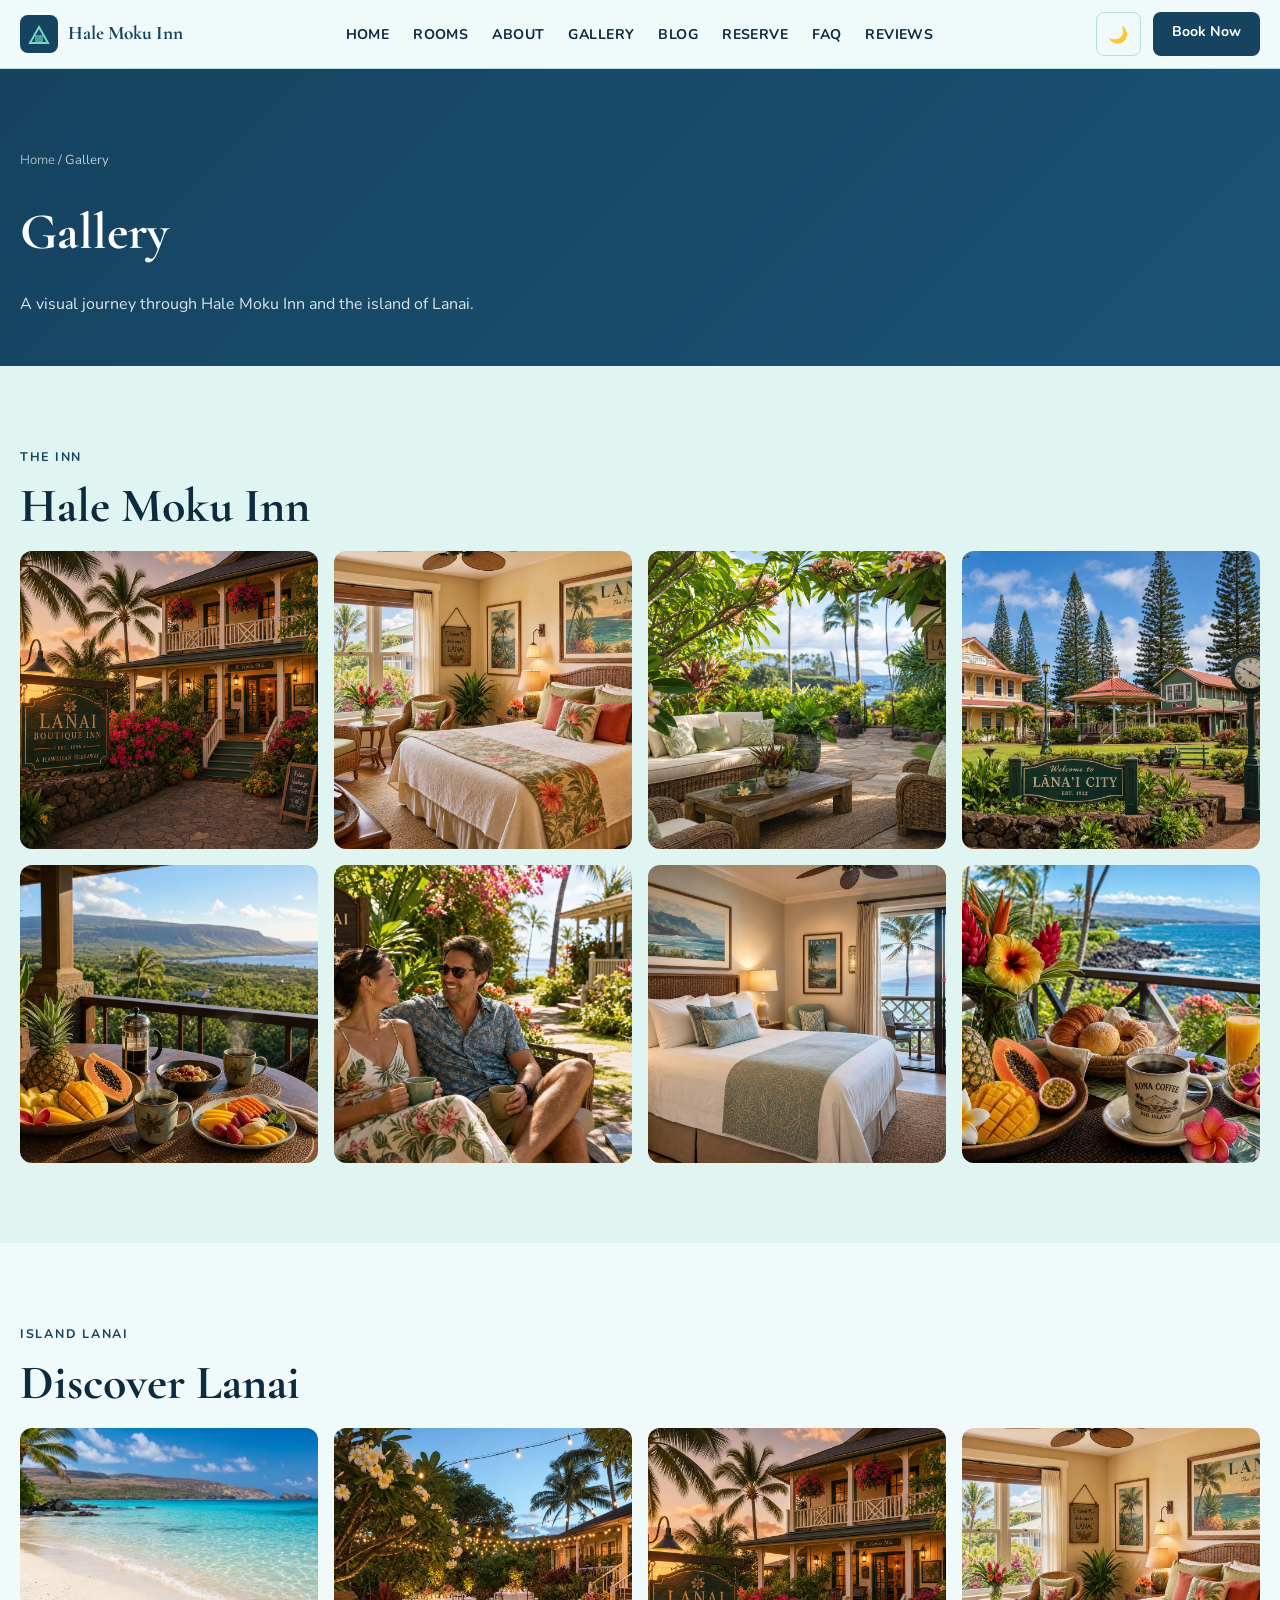
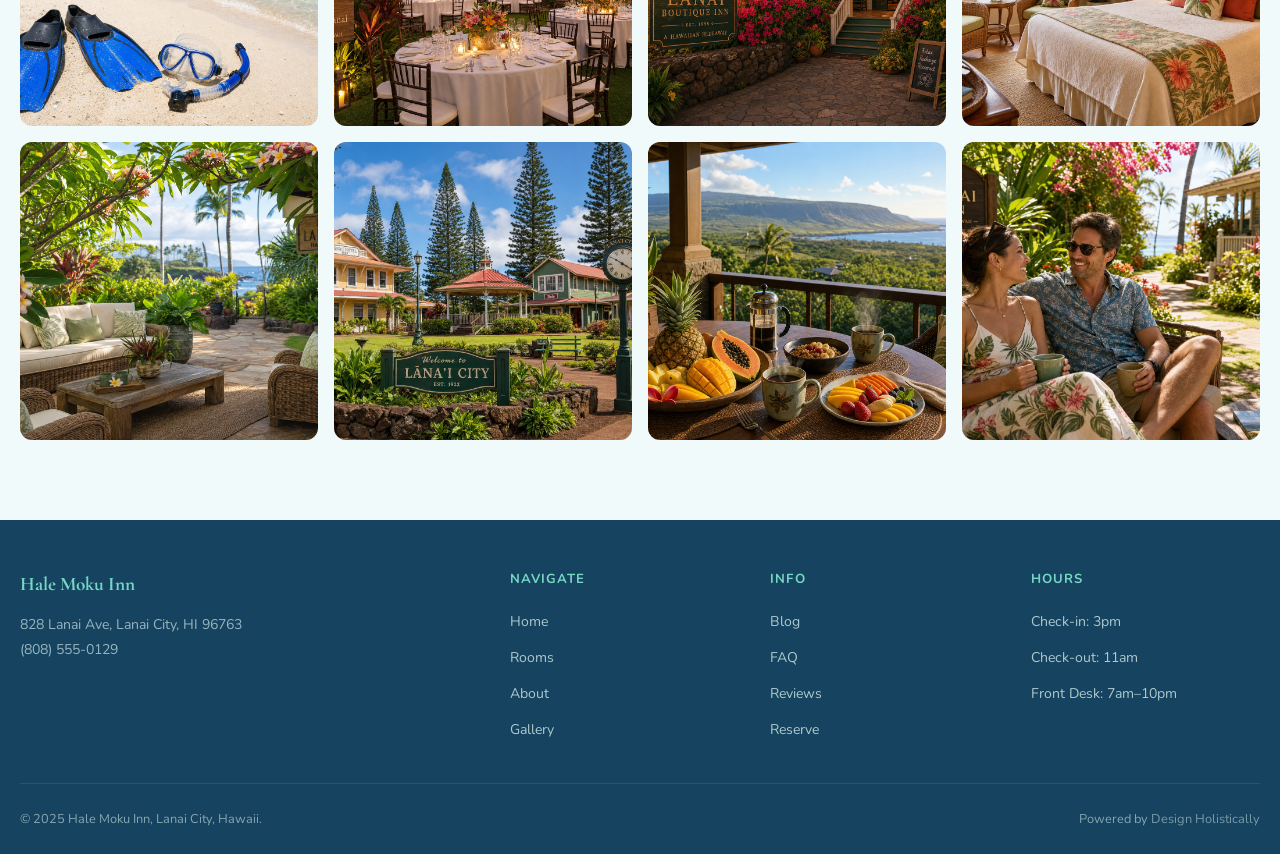
<file: gallery.html>
<!DOCTYPE html>
<html lang="en" data-theme="light">
<head>
<meta charset="UTF-8"><meta name="viewport" content="width=device-width, initial-scale=1.0">
<title>Gallery — Hale Moku Inn | Lanai City, Hawaii</title>
<meta name="description" content="See photos of Hale Moku Inn rooms, Lanai City, beaches, and island activities.">
<meta property="og:title" content="Gallery — Hale Moku Inn">
<meta property="og:type" content="website">
<link rel="stylesheet" href="css/style.css">
<script type="application/ld+json">{"@context":"https://schema.org","@type":"LodgingBusiness","name":"Hale Moku Inn","description":"Your home away from home in paradise","telephone":"(808) 555-0129","address":{"@type":"PostalAddress","streetAddress":"828 Lanai Ave","addressLocality":"Lanai City","addressRegion":"HI","postalCode":"96763"},"priceRange":"$$"}</script>
  <link rel="icon" type="image/x-icon" href="images/favicon.ico">
  <link rel="icon" type="image/png" sizes="32x32" href="images/favicon-32x32.png">
  <link rel="icon" type="image/png" sizes="16x16" href="images/favicon-16x16.png">
  <link rel="apple-touch-icon" sizes="180x180" href="images/apple-touch-icon.png">
</head>
<body>
<header class="site-header">
  <div class="header-inner">
    <a href="index.html" class="logo-wrap"><svg width="38" height="38" viewBox="0 0 38 38" fill="none">
  <rect width="38" height="38" rx="8" fill="#154360"/>
  <path d="M10 28 L19 12 L28 28 Z" stroke="#76D7C4" stroke-width="2" fill="none"/>
  <rect x="15" y="20" width="8" height="8" fill="#76D7C4" opacity="0.6"/>
</svg><span>Hale Moku Inn</span></a>
    <nav><ul class="nav-links" id="nav-links">
      <li><a href="index.html">Home</a></li><li><a href="services.html">Rooms</a></li><li><a href="about.html">About</a></li><li><a href="gallery.html">Gallery</a></li><li><a href="blog.html">Blog</a></li><li><a href="booking.html">Reserve</a></li><li><a href="faq.html">FAQ</a></li><li><a href="reviews.html">Reviews</a></li>
    </ul></nav>
    <div class="header-actions">
      <button id="theme-toggle" class="btn-theme">🌙</button>
      <a href="booking.html" class="btn-book">Book Now</a>
      <button class="hamburger" id="hamburger" aria-label="Menu" aria-expanded="false"><span></span><span></span><span></span></button>
    </div>
  </div>
</header>
<main>

  <div class="page-hero"><div class="section-inner">
    <div class="breadcrumb"><a href="index.html">Home</a> / Gallery</div>
    <h1>Gallery</h1>
    <p>A visual journey through Hale Moku Inn and the island of Lanai.</p>
  </div></div>
  <section class="section section-alt"><div class="section-inner">
    <div class="section-label reveal">The Inn</div>
    <h2 class="section-title reveal">Hale Moku Inn</h2>
    <div class="gallery-grid">
      <div class="gallery-item reveal"><img src="images/gallery-1.png" alt="Inn exterior"></div>
      <div class="gallery-item reveal"><img src="images/gallery-2.png" alt="Garden room"></div>
      <div class="gallery-item reveal"><img src="images/gallery-3.png" alt="Ocean suite"></div>
      <div class="gallery-item reveal"><img src="images/gallery-4.png" alt="Plumeria cottage"></div>
      <div class="gallery-item reveal"><img src="images/gallery-5.png" alt="Breakfast spread"></div>
      <div class="gallery-item reveal"><img src="images/gallery-6.png" alt="Common area"></div>
      <div class="gallery-item reveal"><img src="images/service-rooms.png" alt="Garden path"></div>
      <div class="gallery-item reveal"><img src="images/service-breakfast.png" alt="Lanai at sunset"></div>
    </div>
  </div></section>
  <section class="section"><div class="section-inner">
    <div class="section-label reveal">Island Lanai</div>
    <h2 class="section-title reveal">Discover Lanai</h2>
    <div class="gallery-grid">
      <div class="gallery-item reveal"><img src="images/service-activities.png" alt="Manele Bay"></div>
      <div class="gallery-item reveal"><img src="images/service-events.png" alt="Lanai City street"></div>
      <div class="gallery-item reveal"><img src="images/gallery-1.png" alt="Hiking trail"></div>
      <div class="gallery-item reveal"><img src="images/gallery-2.png" alt="Shipwreck Beach"></div>
      <div class="gallery-item reveal"><img src="images/gallery-3.png" alt="Snorkeling"></div>
      <div class="gallery-item reveal"><img src="images/gallery-4.png" alt="Sunset over Lanai"></div>
      <div class="gallery-item reveal"><img src="images/gallery-5.png" alt="Lanai lighthouse"></div>
      <div class="gallery-item reveal"><img src="images/gallery-6.png" alt="Ferry to Maui"></div>
    </div>
  </div></section>

</main>
<footer class="site-footer">
  <div class="footer-inner">
    <div class="footer-brand"><div class="logo-wrap" style="color:var(--accent);">Hale Moku Inn</div><p>828 Lanai Ave, Lanai City, HI 96763<br>(808) 555-0129</p></div>
    <div class="footer-col"><h4>Navigate</h4><ul><li><a href="index.html">Home</a></li><li><a href="services.html">Rooms</a></li><li><a href="about.html">About</a></li><li><a href="gallery.html">Gallery</a></li></ul></div>
    <div class="footer-col"><h4>Info</h4><ul><li><a href="blog.html">Blog</a></li><li><a href="faq.html">FAQ</a></li><li><a href="reviews.html">Reviews</a></li><li><a href="booking.html">Reserve</a></li></ul></div>
    <div class="footer-col"><h4>Hours</h4><ul><li><a href="#">Check-in: 3pm</a></li><li><a href="#">Check-out: 11am</a></li><li><a href="#">Front Desk: 7am–10pm</a></li></ul></div>
  </div>
  <div class="footer-bottom"><span>© 2025 Hale Moku Inn, Lanai City, Hawaii.</span><span>Powered by <a href="https://designholistically.com" target="_blank" rel="noopener">Design Holistically</a></span></div>
</footer>
<button class="back-to-top" id="back-to-top" aria-label="Back to top">↑</button>
<script src="js/main.js"></script>
</body>
</html>
</file>
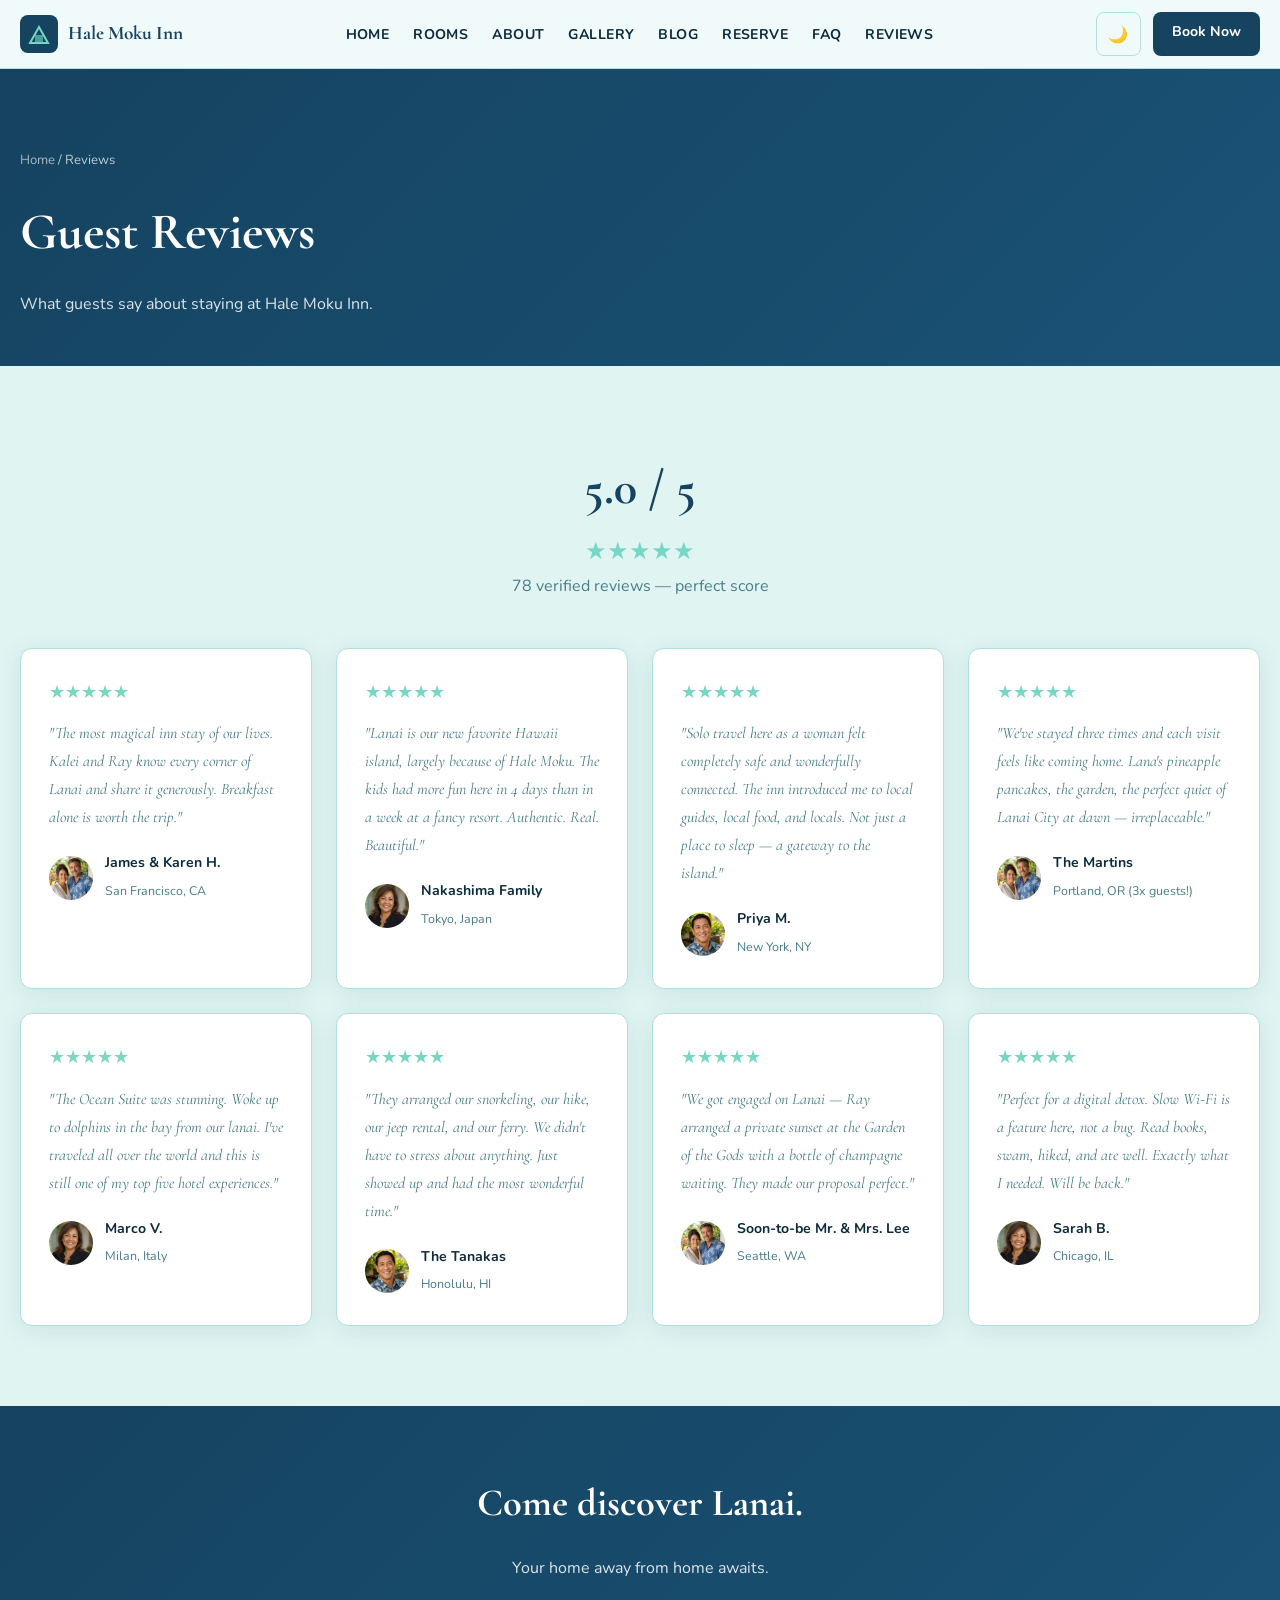
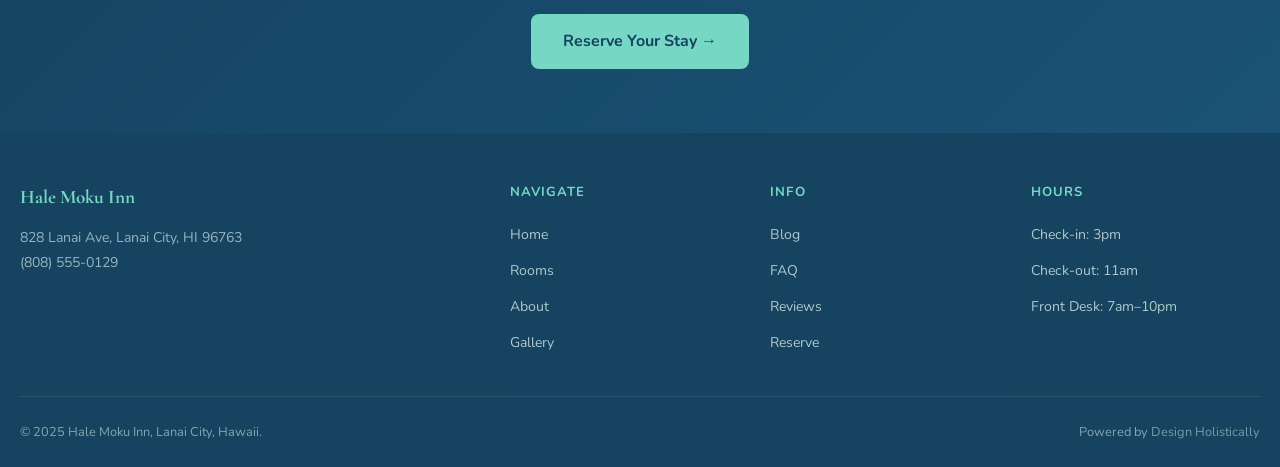
<file: reviews.html>
<!DOCTYPE html>
<html lang="en" data-theme="light">
<head>
<meta charset="UTF-8"><meta name="viewport" content="width=device-width, initial-scale=1.0">
<title>Reviews — Hale Moku Inn | Lanai City, Hawaii</title>
<meta name="description" content="Read guest reviews for Hale Moku Inn in Lanai City, Hawaii — boutique inn with complimentary breakfast.">
<meta property="og:title" content="Reviews — Hale Moku Inn">
<meta property="og:type" content="website">
<link rel="stylesheet" href="css/style.css">
<script type="application/ld+json">{"@context":"https://schema.org","@type":"LodgingBusiness","name":"Hale Moku Inn","description":"Your home away from home in paradise","telephone":"(808) 555-0129","address":{"@type":"PostalAddress","streetAddress":"828 Lanai Ave","addressLocality":"Lanai City","addressRegion":"HI","postalCode":"96763"},"priceRange":"$$"}</script>
  <link rel="icon" type="image/x-icon" href="images/favicon.ico">
  <link rel="icon" type="image/png" sizes="32x32" href="images/favicon-32x32.png">
  <link rel="icon" type="image/png" sizes="16x16" href="images/favicon-16x16.png">
  <link rel="apple-touch-icon" sizes="180x180" href="images/apple-touch-icon.png">
</head>
<body>
<header class="site-header">
  <div class="header-inner">
    <a href="index.html" class="logo-wrap"><svg width="38" height="38" viewBox="0 0 38 38" fill="none">
  <rect width="38" height="38" rx="8" fill="#154360"/>
  <path d="M10 28 L19 12 L28 28 Z" stroke="#76D7C4" stroke-width="2" fill="none"/>
  <rect x="15" y="20" width="8" height="8" fill="#76D7C4" opacity="0.6"/>
</svg><span>Hale Moku Inn</span></a>
    <nav><ul class="nav-links" id="nav-links">
      <li><a href="index.html">Home</a></li><li><a href="services.html">Rooms</a></li><li><a href="about.html">About</a></li><li><a href="gallery.html">Gallery</a></li><li><a href="blog.html">Blog</a></li><li><a href="booking.html">Reserve</a></li><li><a href="faq.html">FAQ</a></li><li><a href="reviews.html">Reviews</a></li>
    </ul></nav>
    <div class="header-actions">
      <button id="theme-toggle" class="btn-theme">🌙</button>
      <a href="booking.html" class="btn-book">Book Now</a>
      <button class="hamburger" id="hamburger" aria-label="Menu" aria-expanded="false"><span></span><span></span><span></span></button>
    </div>
  </div>
</header>
<main>

  <div class="page-hero"><div class="section-inner">
    <div class="breadcrumb"><a href="index.html">Home</a> / Reviews</div>
    <h1>Guest Reviews</h1>
    <p>What guests say about staying at Hale Moku Inn.</p>
  </div></div>
  <section class="section section-alt"><div class="section-inner">
    <div style="text-align:center;margin-bottom:3rem;" class="reveal">
      <div style="font-family:var(--font-heading);font-size:3rem;font-weight:700;color:var(--primary);">5.0 / 5</div>
      <div style="font-size:1.5rem;color:var(--accent);">★★★★★</div>
      <div style="color:var(--text-muted);">78 verified reviews — perfect score</div>
    </div>
    <div class="reviews-grid">
      <div class="review-card reveal"><div class="stars">★★★★★</div><p class="testimonial-text">"The most magical inn stay of our lives. Kalei and Ray know every corner of Lanai and share it generously. Breakfast alone is worth the trip."</p><div class="testimonial-author"><img src="images/avatar-1.png" alt="James & Karen H."><div><strong>James & Karen H.</strong><span>San Francisco, CA</span></div></div></div>
      <div class="review-card reveal"><div class="stars">★★★★★</div><p class="testimonial-text">"Lanai is our new favorite Hawaii island, largely because of Hale Moku. The kids had more fun here in 4 days than in a week at a fancy resort. Authentic. Real. Beautiful."</p><div class="testimonial-author"><img src="images/avatar-2.png" alt="Nakashima Family"><div><strong>Nakashima Family</strong><span>Tokyo, Japan</span></div></div></div>
      <div class="review-card reveal"><div class="stars">★★★★★</div><p class="testimonial-text">"Solo travel here as a woman felt completely safe and wonderfully connected. The inn introduced me to local guides, local food, and locals. Not just a place to sleep — a gateway to the island."</p><div class="testimonial-author"><img src="images/avatar-3.png" alt="Priya M."><div><strong>Priya M.</strong><span>New York, NY</span></div></div></div>
      <div class="review-card reveal"><div class="stars">★★★★★</div><p class="testimonial-text">"We've stayed three times and each visit feels like coming home. Lana's pineapple pancakes, the garden, the perfect quiet of Lanai City at dawn — irreplaceable."</p><div class="testimonial-author"><img src="images/avatar-1.png" alt="The Martins"><div><strong>The Martins</strong><span>Portland, OR (3x guests!)</span></div></div></div>
      <div class="review-card reveal"><div class="stars">★★★★★</div><p class="testimonial-text">"The Ocean Suite was stunning. Woke up to dolphins in the bay from our lanai. I've traveled all over the world and this is still one of my top five hotel experiences."</p><div class="testimonial-author"><img src="images/avatar-2.png" alt="Marco V."><div><strong>Marco V.</strong><span>Milan, Italy</span></div></div></div>
      <div class="review-card reveal"><div class="stars">★★★★★</div><p class="testimonial-text">"They arranged our snorkeling, our hike, our jeep rental, and our ferry. We didn't have to stress about anything. Just showed up and had the most wonderful time."</p><div class="testimonial-author"><img src="images/avatar-3.png" alt="Tanaka Couple"><div><strong>The Tanakas</strong><span>Honolulu, HI</span></div></div></div>
      <div class="review-card reveal"><div class="stars">★★★★★</div><p class="testimonial-text">"We got engaged on Lanai — Ray arranged a private sunset at the Garden of the Gods with a bottle of champagne waiting. They made our proposal perfect."</p><div class="testimonial-author"><img src="images/avatar-1.png" alt="Engaged Couple"><div><strong>Soon-to-be Mr. & Mrs. Lee</strong><span>Seattle, WA</span></div></div></div>
      <div class="review-card reveal"><div class="stars">★★★★★</div><p class="testimonial-text">"Perfect for a digital detox. Slow Wi-Fi is a feature here, not a bug. Read books, swam, hiked, and ate well. Exactly what I needed. Will be back."</p><div class="testimonial-author"><img src="images/avatar-2.png" alt="Sarah B."><div><strong>Sarah B.</strong><span>Chicago, IL</span></div></div></div>
    </div>
  </div></section>
  <div class="cta-banner"><h2>Come discover Lanai.</h2><p>Your home away from home awaits.</p><a href="booking.html" class="btn-primary">Reserve Your Stay →</a></div>

</main>
<footer class="site-footer">
  <div class="footer-inner">
    <div class="footer-brand"><div class="logo-wrap" style="color:var(--accent);">Hale Moku Inn</div><p>828 Lanai Ave, Lanai City, HI 96763<br>(808) 555-0129</p></div>
    <div class="footer-col"><h4>Navigate</h4><ul><li><a href="index.html">Home</a></li><li><a href="services.html">Rooms</a></li><li><a href="about.html">About</a></li><li><a href="gallery.html">Gallery</a></li></ul></div>
    <div class="footer-col"><h4>Info</h4><ul><li><a href="blog.html">Blog</a></li><li><a href="faq.html">FAQ</a></li><li><a href="reviews.html">Reviews</a></li><li><a href="booking.html">Reserve</a></li></ul></div>
    <div class="footer-col"><h4>Hours</h4><ul><li><a href="#">Check-in: 3pm</a></li><li><a href="#">Check-out: 11am</a></li><li><a href="#">Front Desk: 7am–10pm</a></li></ul></div>
  </div>
  <div class="footer-bottom"><span>© 2025 Hale Moku Inn, Lanai City, Hawaii.</span><span>Powered by <a href="https://designholistically.com" target="_blank" rel="noopener">Design Holistically</a></span></div>
</footer>
<button class="back-to-top" id="back-to-top" aria-label="Back to top">↑</button>
<script src="js/main.js"></script>
</body>
</html>
</file>
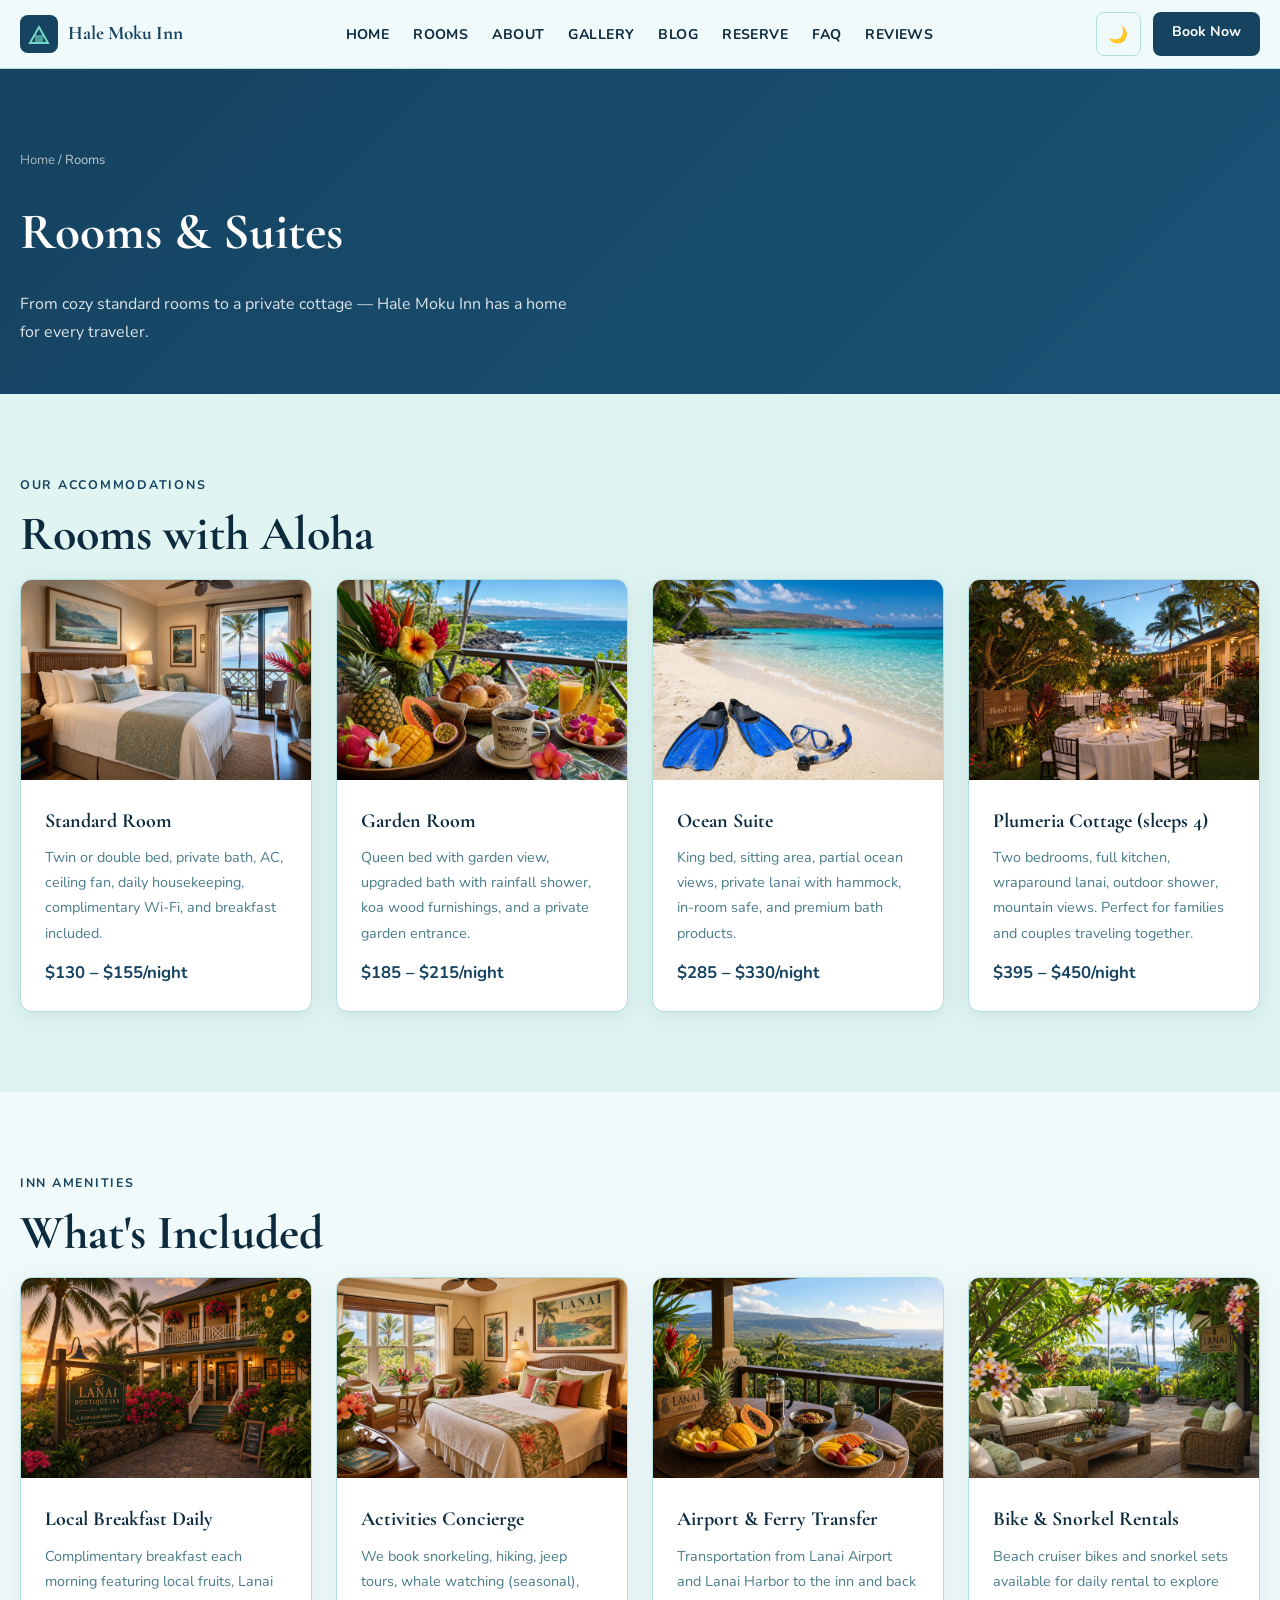
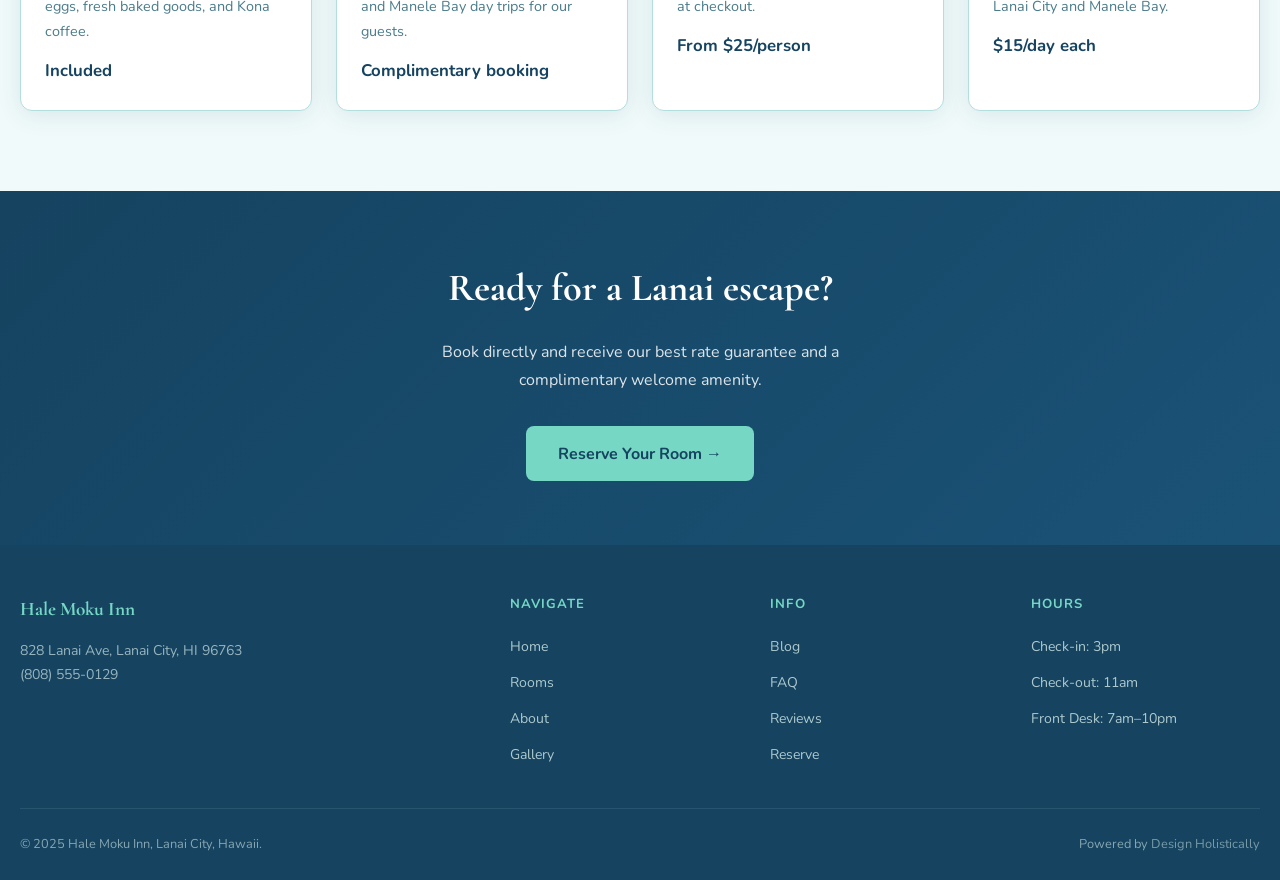
<file: services.html>
<!DOCTYPE html>
<html lang="en" data-theme="light">
<head>
<meta charset="UTF-8"><meta name="viewport" content="width=device-width, initial-scale=1.0">
<title>Rooms & Rates — Hale Moku Inn | Lanai City, Hawaii</title>
<meta name="description" content="Browse Hale Moku Inn's rooms, suites, and cottage in Lanai City, Hawaii. Rates, amenities, and booking information.">
<meta property="og:title" content="Rooms & Rates — Hale Moku Inn">
<meta property="og:type" content="website">
<link rel="stylesheet" href="css/style.css">
<script type="application/ld+json">{"@context":"https://schema.org","@type":"LodgingBusiness","name":"Hale Moku Inn","description":"Your home away from home in paradise","telephone":"(808) 555-0129","address":{"@type":"PostalAddress","streetAddress":"828 Lanai Ave","addressLocality":"Lanai City","addressRegion":"HI","postalCode":"96763"},"priceRange":"$$"}</script>
  <link rel="icon" type="image/x-icon" href="images/favicon.ico">
  <link rel="icon" type="image/png" sizes="32x32" href="images/favicon-32x32.png">
  <link rel="icon" type="image/png" sizes="16x16" href="images/favicon-16x16.png">
  <link rel="apple-touch-icon" sizes="180x180" href="images/apple-touch-icon.png">
</head>
<body>
<header class="site-header">
  <div class="header-inner">
    <a href="index.html" class="logo-wrap"><svg width="38" height="38" viewBox="0 0 38 38" fill="none">
  <rect width="38" height="38" rx="8" fill="#154360"/>
  <path d="M10 28 L19 12 L28 28 Z" stroke="#76D7C4" stroke-width="2" fill="none"/>
  <rect x="15" y="20" width="8" height="8" fill="#76D7C4" opacity="0.6"/>
</svg><span>Hale Moku Inn</span></a>
    <nav><ul class="nav-links" id="nav-links">
      <li><a href="index.html">Home</a></li><li><a href="services.html">Rooms</a></li><li><a href="about.html">About</a></li><li><a href="gallery.html">Gallery</a></li><li><a href="blog.html">Blog</a></li><li><a href="booking.html">Reserve</a></li><li><a href="faq.html">FAQ</a></li><li><a href="reviews.html">Reviews</a></li>
    </ul></nav>
    <div class="header-actions">
      <button id="theme-toggle" class="btn-theme">🌙</button>
      <a href="booking.html" class="btn-book">Book Now</a>
      <button class="hamburger" id="hamburger" aria-label="Menu" aria-expanded="false"><span></span><span></span><span></span></button>
    </div>
  </div>
</header>
<main>

  <div class="page-hero"><div class="section-inner">
    <div class="breadcrumb"><a href="index.html">Home</a> / Rooms</div>
    <h1>Rooms & Suites</h1>
    <p>From cozy standard rooms to a private cottage — Hale Moku Inn has a home for every traveler.</p>
  </div></div>
  <section class="section section-alt"><div class="section-inner">
    <div class="section-label reveal">Our Accommodations</div>
    <h2 class="section-title reveal">Rooms with Aloha</h2>
    <div class="services-grid">
      <div class="service-card reveal"><img src="images/service-rooms.png" alt="Standard Room"><div class="service-card-body"><h3>Standard Room</h3><p>Twin or double bed, private bath, AC, ceiling fan, daily housekeeping, complimentary Wi-Fi, and breakfast included.</p><div class="service-price">$130 – $155/night</div></div></div>
      <div class="service-card reveal"><img src="images/service-breakfast.png" alt="Garden Room"><div class="service-card-body"><h3>Garden Room</h3><p>Queen bed with garden view, upgraded bath with rainfall shower, koa wood furnishings, and a private garden entrance.</p><div class="service-price">$185 – $215/night</div></div></div>
      <div class="service-card reveal"><img src="images/service-activities.png" alt="Ocean Suite"><div class="service-card-body"><h3>Ocean Suite</h3><p>King bed, sitting area, partial ocean views, private lanai with hammock, in-room safe, and premium bath products.</p><div class="service-price">$285 – $330/night</div></div></div>
      <div class="service-card reveal"><img src="images/service-events.png" alt="Plumeria Cottage"><div class="service-card-body"><h3>Plumeria Cottage (sleeps 4)</h3><p>Two bedrooms, full kitchen, wraparound lanai, outdoor shower, mountain views. Perfect for families and couples traveling together.</p><div class="service-price">$395 – $450/night</div></div></div>
    </div>
  </div></section>
  <section class="section"><div class="section-inner">
    <div class="section-label reveal">Inn Amenities</div>
    <h2 class="section-title reveal">What's Included</h2>
    <div class="services-grid">
      <div class="service-card reveal"><img src="images/gallery-1.png" alt="Breakfast"><div class="service-card-body"><h3>Local Breakfast Daily</h3><p>Complimentary breakfast each morning featuring local fruits, Lanai eggs, fresh baked goods, and Kona coffee.</p><div class="service-price">Included</div></div></div>
      <div class="service-card reveal"><img src="images/gallery-2.png" alt="Activities"><div class="service-card-body"><h3>Activities Concierge</h3><p>We book snorkeling, hiking, jeep tours, whale watching (seasonal), and Manele Bay day trips for our guests.</p><div class="service-price">Complimentary booking</div></div></div>
      <div class="service-card reveal"><img src="images/gallery-5.png" alt="Airport Transfer"><div class="service-card-body"><h3>Airport & Ferry Transfer</h3><p>Transportation from Lanai Airport and Lanai Harbor to the inn and back at checkout.</p><div class="service-price">From $25/person</div></div></div>
      <div class="service-card reveal"><img src="images/gallery-3.png" alt="Bike Rentals"><div class="service-card-body"><h3>Bike & Snorkel Rentals</h3><p>Beach cruiser bikes and snorkel sets available for daily rental to explore Lanai City and Manele Bay.</p><div class="service-price">$15/day each</div></div></div>
    </div>
  </div></section>
  <div class="cta-banner"><h2>Ready for a Lanai escape?</h2><p>Book directly and receive our best rate guarantee and a complimentary welcome amenity.</p><a href="booking.html" class="btn-primary">Reserve Your Room →</a></div>

</main>
<footer class="site-footer">
  <div class="footer-inner">
    <div class="footer-brand"><div class="logo-wrap" style="color:var(--accent);">Hale Moku Inn</div><p>828 Lanai Ave, Lanai City, HI 96763<br>(808) 555-0129</p></div>
    <div class="footer-col"><h4>Navigate</h4><ul><li><a href="index.html">Home</a></li><li><a href="services.html">Rooms</a></li><li><a href="about.html">About</a></li><li><a href="gallery.html">Gallery</a></li></ul></div>
    <div class="footer-col"><h4>Info</h4><ul><li><a href="blog.html">Blog</a></li><li><a href="faq.html">FAQ</a></li><li><a href="reviews.html">Reviews</a></li><li><a href="booking.html">Reserve</a></li></ul></div>
    <div class="footer-col"><h4>Hours</h4><ul><li><a href="#">Check-in: 3pm</a></li><li><a href="#">Check-out: 11am</a></li><li><a href="#">Front Desk: 7am–10pm</a></li></ul></div>
  </div>
  <div class="footer-bottom"><span>© 2025 Hale Moku Inn, Lanai City, Hawaii.</span><span>Powered by <a href="https://designholistically.com" target="_blank" rel="noopener">Design Holistically</a></span></div>
</footer>
<button class="back-to-top" id="back-to-top" aria-label="Back to top">↑</button>
<script src="js/main.js"></script>
</body>
</html>
</file>
<file: css/style.css>
@import url('https://fonts.googleapis.com/css2?family=Cormorant+Garamond:ital,wght@0,400;0,600;0,700;1,400&family=Nunito:wght@400;600;700&display=swap');
:root {
  --primary: #154360;
  --accent: #76D7C4;
  --bg: #F0FAFA;
  --bg2: #E0F5F2;
  --text: #0D2B3E;
  --text-muted: #4A7C8A;
  --border: #B2DEDE;
  --white: #ffffff;
  --shadow: 0 4px 24px rgba(21,67,96,0.10);
  --radius: 12px;
  --font-heading: 'Cormorant Garamond', serif;
  --font-body: 'Nunito', sans-serif;
  --transition: all 0.3s ease;
}
[data-theme="dark"] {
  --bg: #071520;
  --bg2: #0C1E2E;
  --text: #E0F5F2;
  --text-muted: #76D7C4;
  --border: #1A3A52;
  --white: #0C1E2E;
  --shadow: 0 4px 24px rgba(0,0,0,0.45);
}
*, *::before, *::after { box-sizing: border-box; margin: 0; padding: 0; }
html { scroll-behavior: smooth; }
body { font-family: var(--font-body); background: var(--bg); color: var(--text); line-height: 1.75; transition: background 0.3s, color 0.3s; }
img { max-width: 100%; display: block; }
a { color: var(--primary); text-decoration: none; }
.site-header { position: sticky; top: 0; z-index: 100; background: rgba(240,250,250,0.88); backdrop-filter: blur(12px); border-bottom: 1px solid var(--border); padding: 0 1.25rem; }
[data-theme="dark"] .site-header { background: rgba(7,21,32,0.88); }
.header-inner { max-width: 1280px; margin: 0 auto; display: flex; align-items: center; justify-content: space-between; height: 68px; }
.logo-wrap { display: flex; align-items: center; gap: 0.6rem; font-family: var(--font-heading); font-size: 1.2rem; font-weight: 700; color: var(--primary); }
.nav-links { display: flex; gap: 1.5rem; list-style: none; }
.nav-links a { font-size: 0.88rem; font-weight: 700; color: var(--text); letter-spacing: 0.03em; text-transform: uppercase; transition: color 0.2s; }
.nav-links a:hover { color: var(--primary); }
.header-actions { display: flex; align-items: center; gap: 0.75rem; }
.btn-theme { background: none; border: 1px solid var(--border); border-radius: 8px; padding: 0.4rem 0.7rem; cursor: pointer; color: var(--text); font-size: 1rem; min-width: 44px; min-height: 44px; transition: var(--transition); }
.btn-book { background: var(--primary); color: #fff; border: none; border-radius: 8px; padding: 0.5rem 1.2rem; font-weight: 700; cursor: pointer; font-size: 0.88rem; min-height: 44px; transition: var(--transition); }
.btn-book:hover { background: var(--accent); color: var(--primary); }
.hamburger { display: none; flex-direction: column; gap: 5px; background: none; border: none; cursor: pointer; padding: 0.5rem; min-width: 44px; min-height: 44px; justify-content: center; align-items: center; }
.hamburger span { width: 24px; height: 2px; background: var(--text); border-radius: 2px; transition: var(--transition); }
@media (max-width: 768px) { .nav-links { display: none; flex-direction: column; position: absolute; top: 68px; left: 0; right: 0; background: var(--bg); border-bottom: 1px solid var(--border); padding: 1rem 1.25rem; gap: 0.5rem; } .nav-links.open { display: flex; } .hamburger { display: flex; } .btn-book { display: none; } }
.hero { position: relative; min-height: 92vh; display: flex; align-items: center; overflow: hidden; }
.hero-bg { position: absolute; inset: 0; }
.hero-bg img { width: 100%; height: 100%; object-fit: cover; }
.hero-overlay { position: absolute; inset: 0; background: linear-gradient(160deg, rgba(21,67,96,0.78) 0%, rgba(118,215,196,0.25) 100%); }
.hero-content { position: relative; z-index: 2; max-width: 1280px; margin: 0 auto; padding: 4rem 1.25rem; }
.hero-badge { display: inline-block; background: rgba(118,215,196,0.2); color: var(--accent); border: 1px solid rgba(118,215,196,0.5); border-radius: 20px; padding: 0.3rem 1rem; font-size: 0.78rem; font-weight: 700; letter-spacing: 0.1em; text-transform: uppercase; margin-bottom: 1.5rem; }
.hero h1 { font-family: var(--font-heading); font-size: clamp(2.8rem, 6vw, 5rem); font-weight: 700; color: #fff; line-height: 1.1; margin-bottom: 1.25rem; max-width: 680px; }
.hero p { font-size: 1.1rem; color: rgba(255,255,255,0.88); max-width: 500px; margin-bottom: 2rem; }
.hero-cta { display: flex; gap: 1rem; flex-wrap: wrap; }
.btn-primary { background: var(--accent); color: var(--primary); border: none; border-radius: 8px; padding: 0.85rem 2rem; font-weight: 700; font-size: 1rem; cursor: pointer; transition: var(--transition); min-height: 44px; display: inline-flex; align-items: center; gap: 0.5rem; }
.btn-primary:hover { background: #fff; }
.btn-secondary { background: transparent; color: #fff; border: 2px solid rgba(255,255,255,0.65); border-radius: 8px; padding: 0.85rem 2rem; font-weight: 700; font-size: 1rem; cursor: pointer; transition: var(--transition); min-height: 44px; display: inline-flex; align-items: center; }
.btn-secondary:hover { background: rgba(255,255,255,0.15); }
.section { padding: 5rem 1.25rem; }
.section-inner { max-width: 1280px; margin: 0 auto; }
.section-label { font-size: 0.78rem; font-weight: 700; letter-spacing: 0.14em; text-transform: uppercase; color: var(--primary); margin-bottom: 0.75rem; }
.section-title { font-family: var(--font-heading); font-size: clamp(1.8rem, 4vw, 3rem); font-weight: 700; color: var(--text); line-height: 1.15; margin-bottom: 1rem; }
.section-sub { font-size: 1.05rem; color: var(--text-muted); max-width: 600px; margin-bottom: 3rem; }
.section-alt { background: var(--bg2); }
.services-grid { display: grid; grid-template-columns: repeat(auto-fill, minmax(280px, 1fr)); gap: 1.5rem; }
.service-card { background: var(--white); border: 1px solid var(--border); border-radius: var(--radius); overflow: hidden; transition: var(--transition); box-shadow: var(--shadow); }
.service-card:hover { transform: translateY(-4px); box-shadow: 0 14px 40px rgba(21,67,96,0.15); }
.service-card img { width: 100%; height: 200px; object-fit: cover; }
.service-card-body { padding: 1.5rem; }
.service-card h3 { font-family: var(--font-heading); font-size: 1.25rem; color: var(--text); margin-bottom: 0.4rem; }
.service-card p { font-size: 0.9rem; color: var(--text-muted); margin-bottom: 0.75rem; }
.service-price { font-size: 1.05rem; font-weight: 700; color: var(--primary); }
.testimonials-grid { display: grid; grid-template-columns: repeat(auto-fill, minmax(280px, 1fr)); gap: 1.5rem; }
.testimonial-card { background: var(--white); border: 1px solid var(--border); border-radius: var(--radius); padding: 2rem; box-shadow: var(--shadow); }
.stars { color: var(--accent); font-size: 1.1rem; margin-bottom: 0.75rem; }
.testimonial-text { font-style: italic; font-family: var(--font-heading); font-size: 1rem; color: var(--text-muted); margin-bottom: 1.25rem; }
.testimonial-author { display: flex; align-items: center; gap: 0.75rem; }
.testimonial-author img { width: 44px; height: 44px; border-radius: 50%; object-fit: cover; }
.testimonial-author strong { display: block; font-size: 0.88rem; color: var(--text); }
.testimonial-author span { font-size: 0.78rem; color: var(--text-muted); }
.cta-banner { background: linear-gradient(135deg, var(--primary), #1A5276); color: #fff; padding: 4rem 1.25rem; text-align: center; }
.cta-banner h2 { font-family: var(--font-heading); font-size: clamp(1.8rem, 3vw, 2.8rem); margin-bottom: 1rem; }
.cta-banner p { font-size: 1rem; opacity: 0.85; margin-bottom: 2rem; max-width: 500px; margin-left: auto; margin-right: auto; }
.gallery-grid { display: grid; grid-template-columns: repeat(2, 1fr); gap: 1rem; }
@media (min-width: 768px) { .gallery-grid { grid-template-columns: repeat(3, 1fr); } }
@media (min-width: 1280px) { .gallery-grid { grid-template-columns: repeat(4, 1fr); } }
.gallery-item { border-radius: var(--radius); overflow: hidden; aspect-ratio: 1; cursor: pointer; }
.gallery-item img { width: 100%; height: 100%; object-fit: cover; transition: transform 0.4s; }
.gallery-item:hover img { transform: scale(1.05); }
.blog-grid { display: grid; grid-template-columns: repeat(auto-fill, minmax(300px, 1fr)); gap: 1.5rem; }
.blog-card { background: var(--white); border: 1px solid var(--border); border-radius: var(--radius); overflow: hidden; transition: var(--transition); box-shadow: var(--shadow); }
.blog-card:hover { transform: translateY(-3px); }
.blog-card img { width: 100%; height: 200px; object-fit: cover; }
.blog-card-body { padding: 1.5rem; }
.blog-tag { font-size: 0.75rem; font-weight: 700; letter-spacing: 0.1em; text-transform: uppercase; color: var(--primary); margin-bottom: 0.5rem; }
.blog-card h3 { font-family: var(--font-heading); font-size: 1.1rem; color: var(--text); margin-bottom: 0.4rem; line-height: 1.3; }
.blog-card p { font-size: 0.9rem; color: var(--text-muted); margin-bottom: 0.75rem; }
.blog-meta { font-size: 0.78rem; color: var(--text-muted); }
.read-more { color: var(--primary); font-weight: 700; font-size: 0.9rem; }
.blog-post { max-width: 760px; margin: 0 auto; padding: 3rem 1.25rem; }
.blog-post h1 { font-family: var(--font-heading); font-size: clamp(1.8rem, 4vw, 2.8rem); color: var(--text); margin-bottom: 1rem; line-height: 1.2; }
.blog-post .meta { font-size: 0.82rem; color: var(--text-muted); margin-bottom: 2rem; }
.blog-post img { border-radius: var(--radius); margin: 2rem 0; width: 100%; height: 400px; object-fit: cover; }
.blog-post h2 { font-family: var(--font-heading); font-size: 1.6rem; color: var(--text); margin: 2rem 0 0.75rem; }
.blog-post p { font-size: 1rem; color: var(--text-muted); margin-bottom: 1.25rem; }
.blog-post ul { margin: 1rem 0 1.5rem 1.5rem; color: var(--text-muted); }
.blog-post ul li { margin-bottom: 0.5rem; }
.booking-section { max-width: 680px; margin: 0 auto; padding: 3rem 1.25rem; }
.step-indicator { display: flex; gap: 0.5rem; margin-bottom: 2.5rem; }
.step { flex: 1; height: 4px; border-radius: 2px; background: var(--border); transition: var(--transition); }
.step.active { background: var(--primary); }
.step.done { background: var(--accent); }
.form-group { margin-bottom: 1.5rem; }
.form-group label { display: block; font-weight: 700; font-size: 0.88rem; margin-bottom: 0.5rem; color: var(--text); }
.form-group input, .form-group select, .form-group textarea { width: 100%; padding: 0.75rem 1rem; border: 1px solid var(--border); border-radius: 8px; font-family: var(--font-body); font-size: 0.95rem; background: var(--bg); color: var(--text); transition: border-color 0.2s; min-height: 44px; }
.form-group input:focus, .form-group select:focus, .form-group textarea:focus { outline: none; border-color: var(--primary); }
.form-group textarea { min-height: 120px; resize: vertical; }
.form-nav { display: flex; gap: 1rem; justify-content: space-between; margin-top: 2rem; }
.booking-step { display: none; }
.booking-step.active { display: block; }
.service-option { border: 2px solid var(--border); border-radius: var(--radius); padding: 1.25rem; cursor: pointer; transition: var(--transition); margin-bottom: 0.75rem; }
.service-option:hover, .service-option.selected { border-color: var(--primary); background: rgba(21,67,96,0.05); }
.service-option h3 { font-family: var(--font-heading); font-size: 1.05rem; color: var(--text); }
.service-option p { font-size: 0.85rem; color: var(--text-muted); }
.confirmation-box { background: var(--bg2); border: 1px solid var(--border); border-radius: var(--radius); padding: 2rem; text-align: center; }
.confirmation-box .check { font-size: 3rem; margin-bottom: 1rem; }
.confirmation-box h2 { font-family: var(--font-heading); font-size: 1.8rem; color: var(--primary); margin-bottom: 0.5rem; }
.admin-login { max-width: 400px; margin: 6rem auto; padding: 0 1.25rem; }
.admin-card { background: var(--white); border: 1px solid var(--border); border-radius: var(--radius); padding: 2.5rem; box-shadow: var(--shadow); }
.admin-card h1 { font-family: var(--font-heading); font-size: 1.8rem; color: var(--text); margin-bottom: 0.5rem; }
.admin-card p { font-size: 0.88rem; color: var(--text-muted); margin-bottom: 2rem; }
.admin-dash { display: none; max-width: 1200px; margin: 0 auto; padding: 2rem 1.25rem; }
.stats-grid { display: grid; grid-template-columns: repeat(2, 1fr); gap: 1rem; margin-bottom: 2rem; }
@media (min-width: 768px) { .stats-grid { grid-template-columns: repeat(4, 1fr); } }
.stat-card { background: var(--white); border: 1px solid var(--border); border-radius: var(--radius); padding: 1.5rem; text-align: center; box-shadow: var(--shadow); }
.stat-card .stat-num { font-family: var(--font-heading); font-size: 2.2rem; font-weight: 700; color: var(--primary); }
.stat-card .stat-label { font-size: 0.82rem; color: var(--text-muted); margin-top: 0.25rem; }
.admin-table-wrap { background: var(--white); border: 1px solid var(--border); border-radius: var(--radius); padding: 1.5rem; box-shadow: var(--shadow); margin-bottom: 1.5rem; overflow-x: auto; }
.admin-table-wrap h2 { font-family: var(--font-heading); font-size: 1.2rem; margin-bottom: 1rem; color: var(--text); }
table { width: 100%; border-collapse: collapse; font-size: 0.88rem; }
th { text-align: left; padding: 0.6rem 0.75rem; background: var(--bg2); font-weight: 700; font-size: 0.78rem; text-transform: uppercase; letter-spacing: 0.05em; color: var(--text-muted); }
td { padding: 0.7rem 0.75rem; border-top: 1px solid var(--border); color: var(--text); }
.badge { display: inline-block; padding: 0.2rem 0.6rem; border-radius: 12px; font-size: 0.75rem; font-weight: 700; }
.badge-green { background: #D1FAE5; color: #065F46; }
.badge-yellow { background: #FEF3C7; color: #92400E; }
.badge-red { background: #FEE2E2; color: #991B1B; }
.faq-list { max-width: 760px; margin: 0 auto; }
.faq-item { border-bottom: 1px solid var(--border); }
.faq-question { width: 100%; background: none; border: none; text-align: left; padding: 1.25rem 0; font-family: var(--font-heading); font-size: 1.1rem; color: var(--text); cursor: pointer; display: flex; justify-content: space-between; align-items: center; gap: 1rem; min-height: 44px; }
.faq-question:hover { color: var(--primary); }
.faq-icon { font-size: 1.2rem; color: var(--primary); flex-shrink: 0; transition: transform 0.3s; }
.faq-answer { font-size: 0.95rem; color: var(--text-muted); padding-bottom: 1.25rem; display: none; }
.faq-answer.open { display: block; }
.faq-icon.open { transform: rotate(45deg); }
.reviews-grid { display: grid; grid-template-columns: repeat(auto-fill, minmax(280px, 1fr)); gap: 1.5rem; }
.review-card { background: var(--white); border: 1px solid var(--border); border-radius: var(--radius); padding: 1.75rem; box-shadow: var(--shadow); }
.team-grid { display: grid; grid-template-columns: repeat(auto-fill, minmax(220px, 1fr)); gap: 1.5rem; }
.team-card { text-align: center; }
.team-card img { width: 120px; height: 120px; border-radius: 50%; margin: 0 auto 1rem; object-fit: cover; border: 3px solid var(--accent); }
.team-card h3 { font-family: var(--font-heading); font-size: 1.05rem; color: var(--text); }
.team-card p { font-size: 0.85rem; color: var(--text-muted); }
.values-grid { display: grid; grid-template-columns: repeat(auto-fill, minmax(220px, 1fr)); gap: 1.5rem; margin-top: 2rem; }
.value-card { background: var(--white); border: 1px solid var(--border); border-radius: var(--radius); padding: 1.75rem; text-align: center; box-shadow: var(--shadow); }
.value-icon { font-size: 2rem; margin-bottom: 0.75rem; }
.value-card h3 { font-family: var(--font-heading); font-size: 1.05rem; color: var(--text); margin-bottom: 0.4rem; }
.value-card p { font-size: 0.88rem; color: var(--text-muted); }
.site-footer { background: var(--primary); color: rgba(224,245,242,0.85); padding: 3rem 1.25rem 1.5rem; }
.footer-inner { max-width: 1280px; margin: 0 auto; display: grid; grid-template-columns: 1fr; gap: 2rem; }
@media (min-width: 768px) { .footer-inner { grid-template-columns: 2fr 1fr 1fr 1fr; } }
.footer-brand p { font-size: 0.88rem; opacity: 0.75; margin-top: 0.75rem; max-width: 280px; }
.footer-col h4 { font-weight: 700; font-size: 0.82rem; letter-spacing: 0.08em; text-transform: uppercase; color: var(--accent); margin-bottom: 1rem; }
.footer-col ul { list-style: none; }
.footer-col ul li { margin-bottom: 0.5rem; }
.footer-col ul li a { color: rgba(224,245,242,0.75); font-size: 0.88rem; transition: color 0.2s; }
.footer-col ul li a:hover { color: #fff; }
.footer-bottom { max-width: 1280px; margin: 2rem auto 0; padding-top: 1.5rem; border-top: 1px solid rgba(224,245,242,0.15); display: flex; flex-wrap: wrap; justify-content: space-between; gap: 0.5rem; font-size: 0.8rem; opacity: 0.65; }
.footer-bottom a { color: rgba(224,245,242,0.75); }
.back-to-top { position: fixed; bottom: 1.5rem; right: 1.5rem; width: 44px; height: 44px; background: var(--primary); color: #fff; border: none; border-radius: 50%; cursor: pointer; font-size: 1.2rem; display: flex; align-items: center; justify-content: center; box-shadow: 0 4px 16px rgba(0,0,0,0.2); opacity: 0; pointer-events: none; transition: var(--transition); z-index: 90; }
.back-to-top.visible { opacity: 1; pointer-events: all; }
.reveal { opacity: 0; transform: translateY(26px); transition: opacity 0.6s ease, transform 0.6s ease; }
.reveal.visible { opacity: 1; transform: none; }
.page-hero { background: linear-gradient(135deg, var(--primary) 0%, #1A5276 100%); color: #fff; padding: 5rem 1.25rem 3rem; }
.page-hero h1 { font-family: var(--font-heading); font-size: clamp(2rem, 4vw, 3.2rem); margin-bottom: 0.75rem; }
.page-hero p { font-size: 1rem; opacity: 0.85; max-width: 560px; }
.breadcrumb { font-size: 0.82rem; opacity: 0.72; margin-bottom: 1rem; }
.breadcrumb a { color: rgba(255,255,255,0.85); }

.hero h1, .hero p, .hero-content, .hero .eyebrow-label, .hero .tag { color: #fff !important; }

[data-theme="dark"] .hero { background: transparent !important; }
[data-theme="dark"] .hero-bg img { opacity: 1 !important; }
</file>
